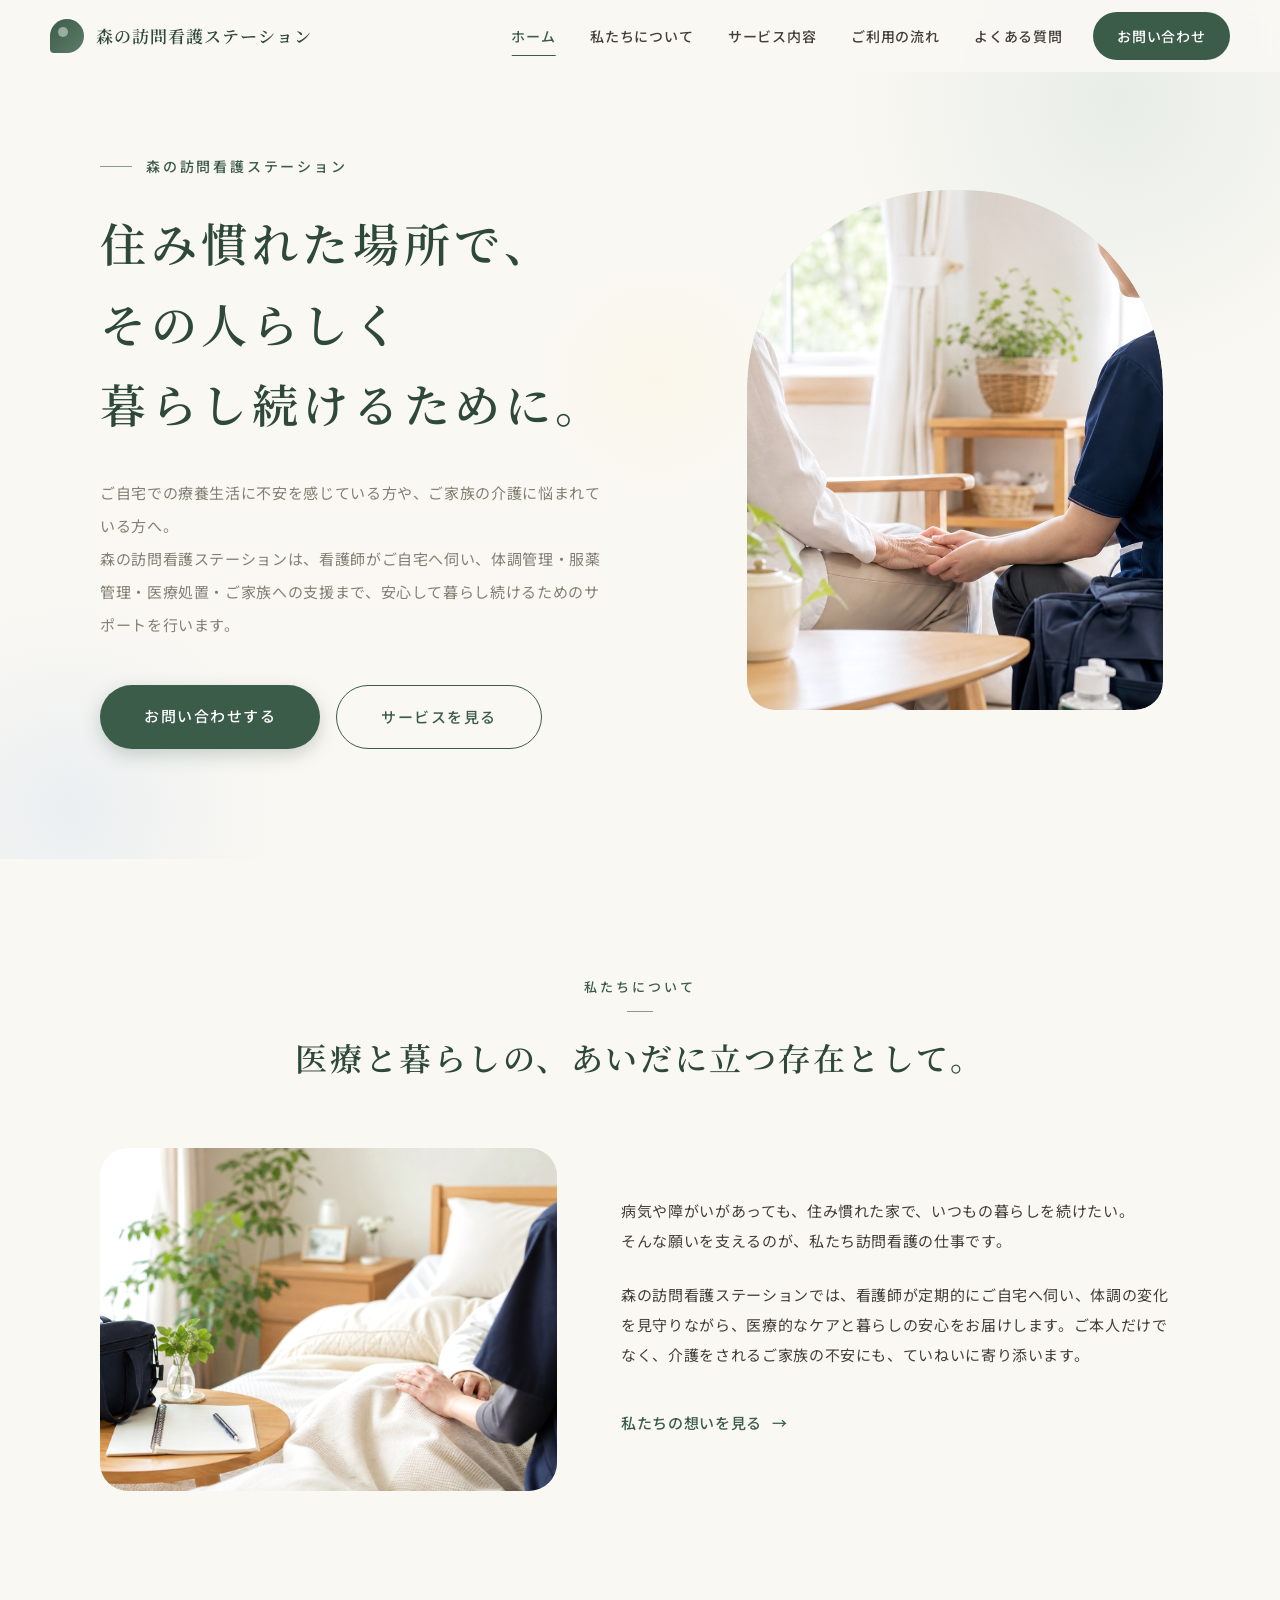
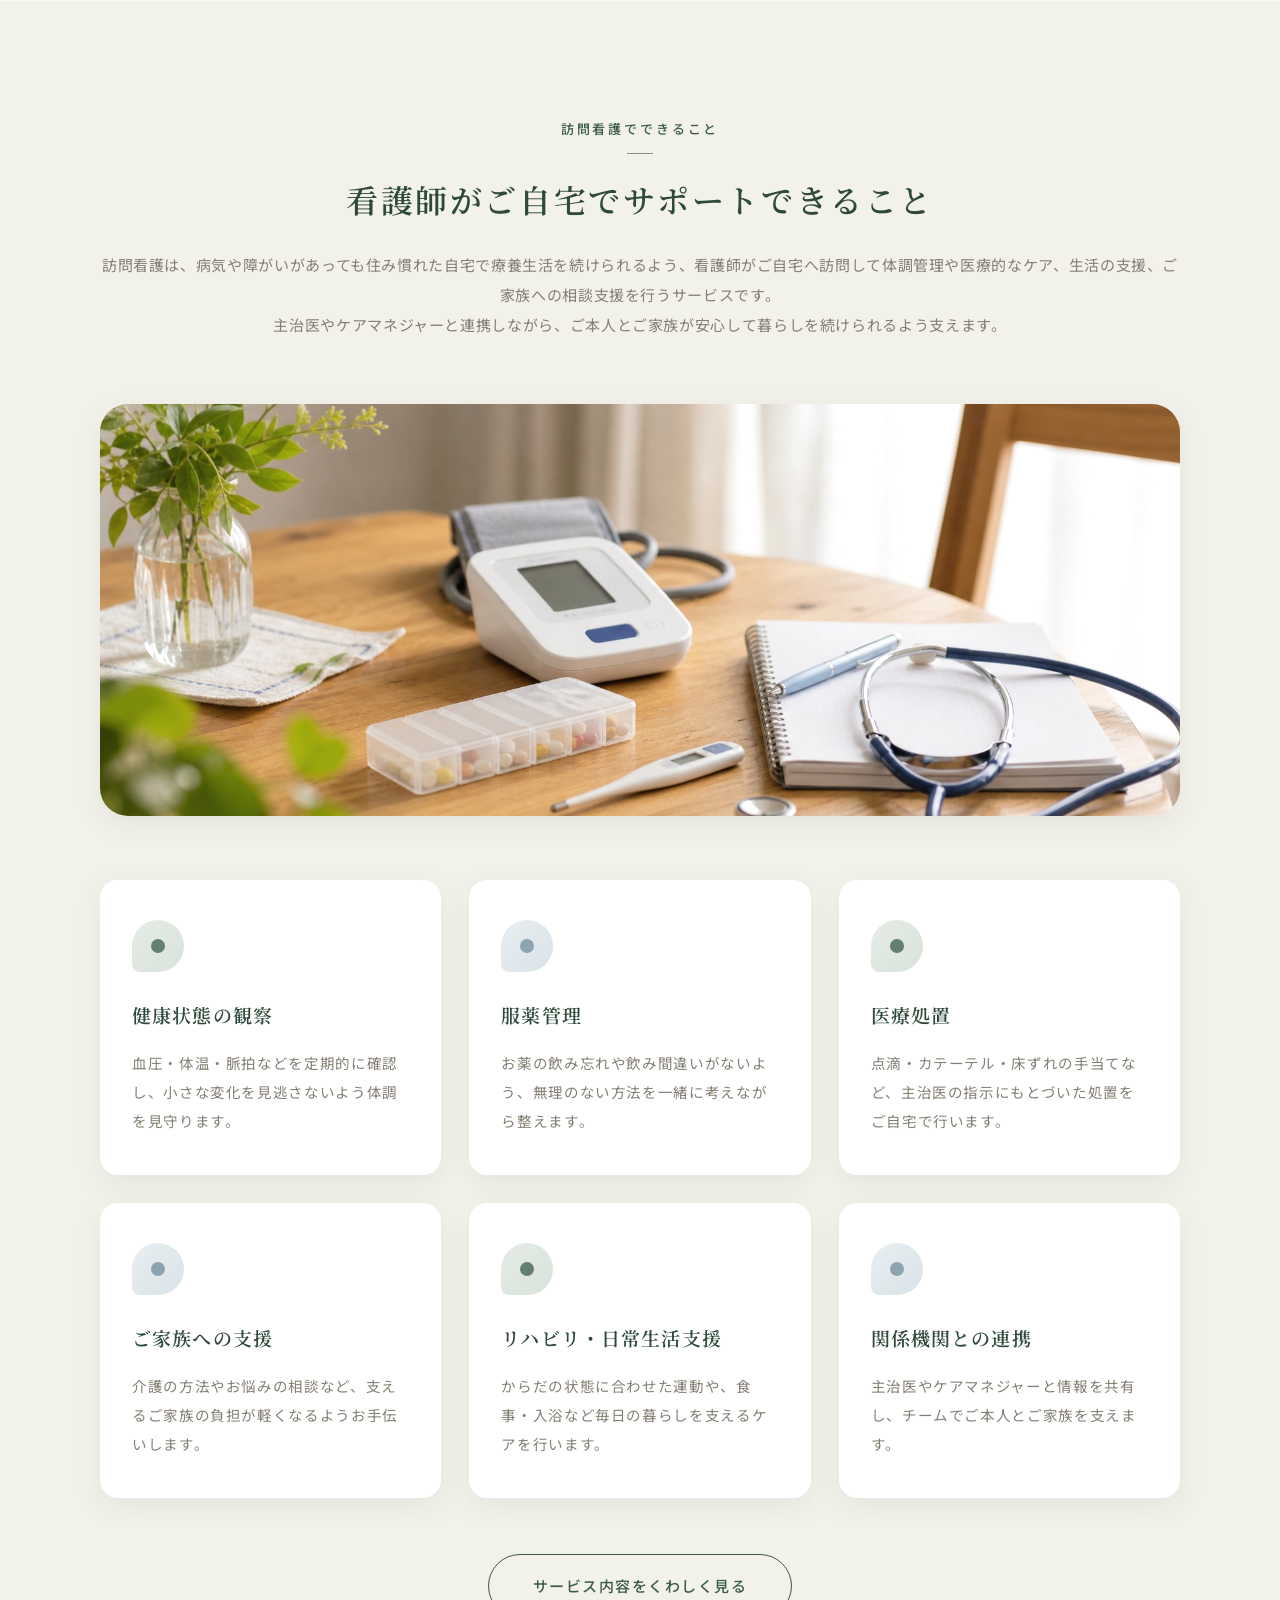
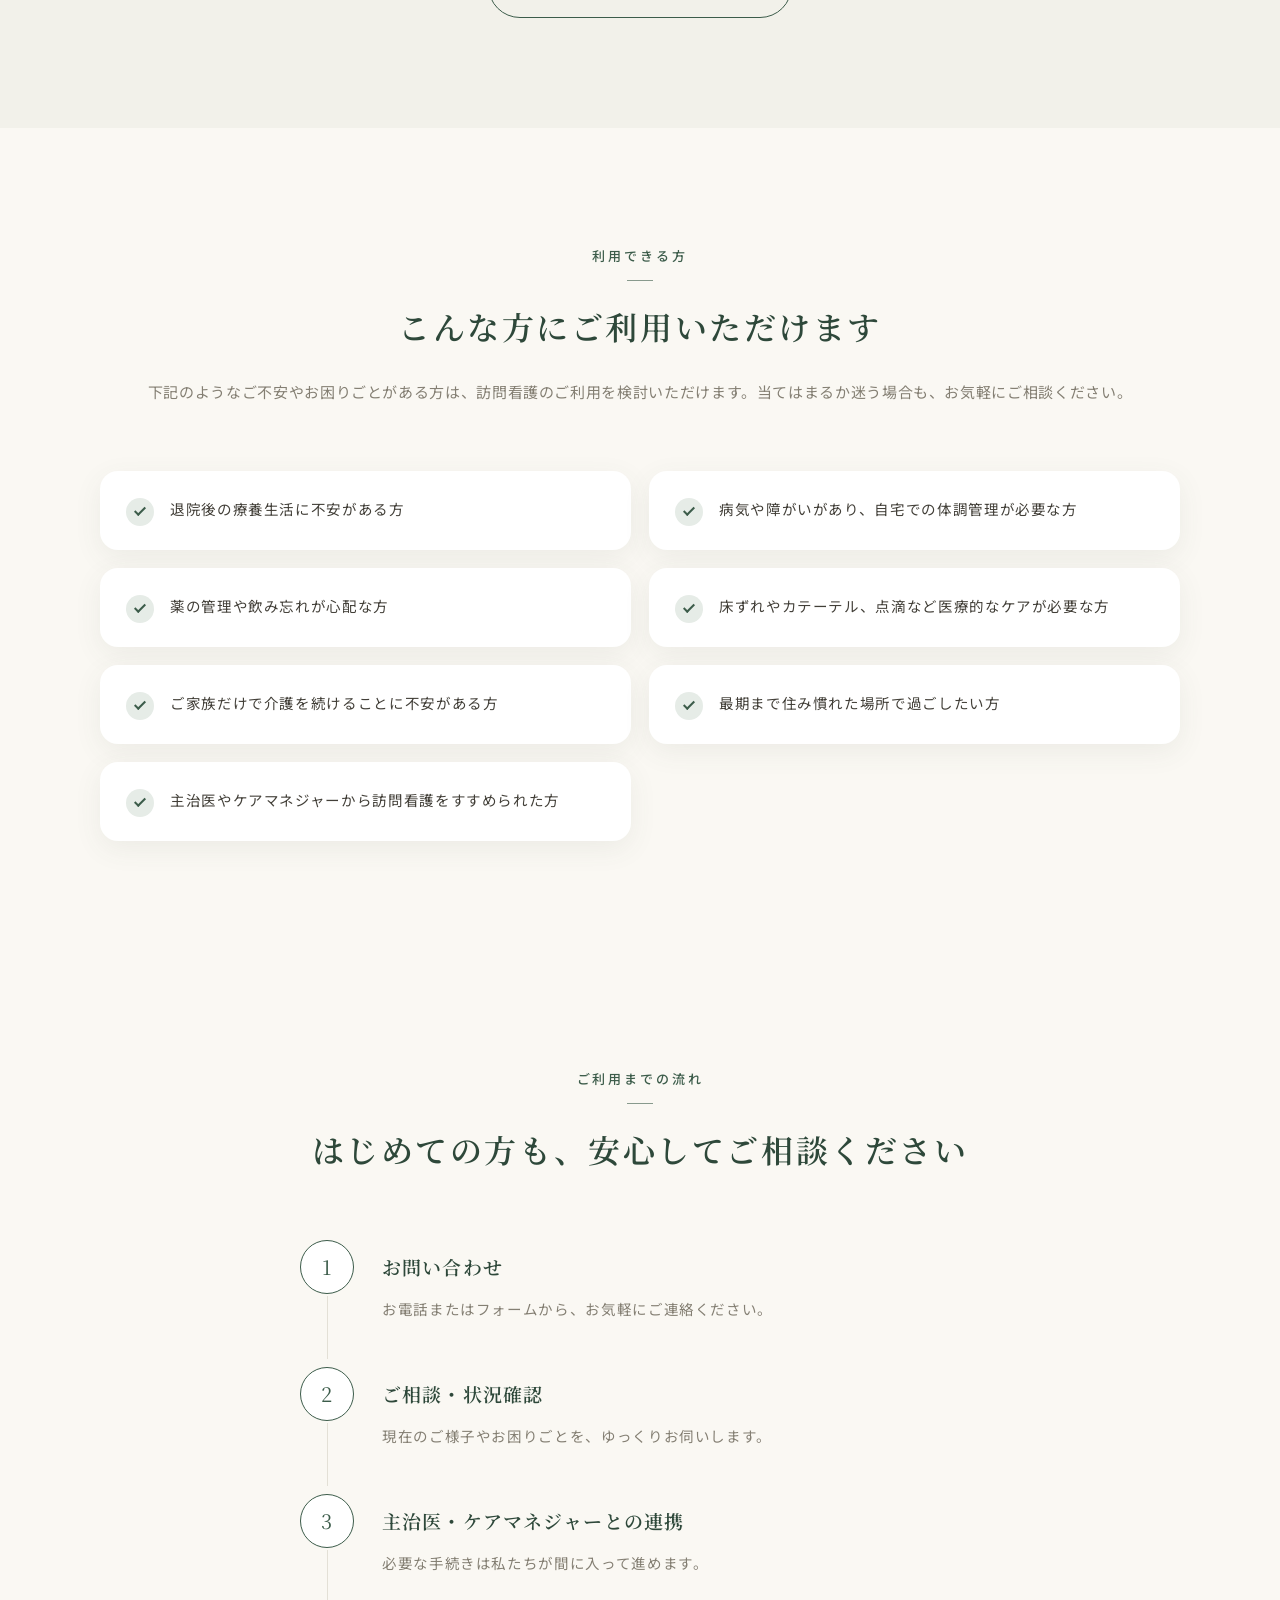
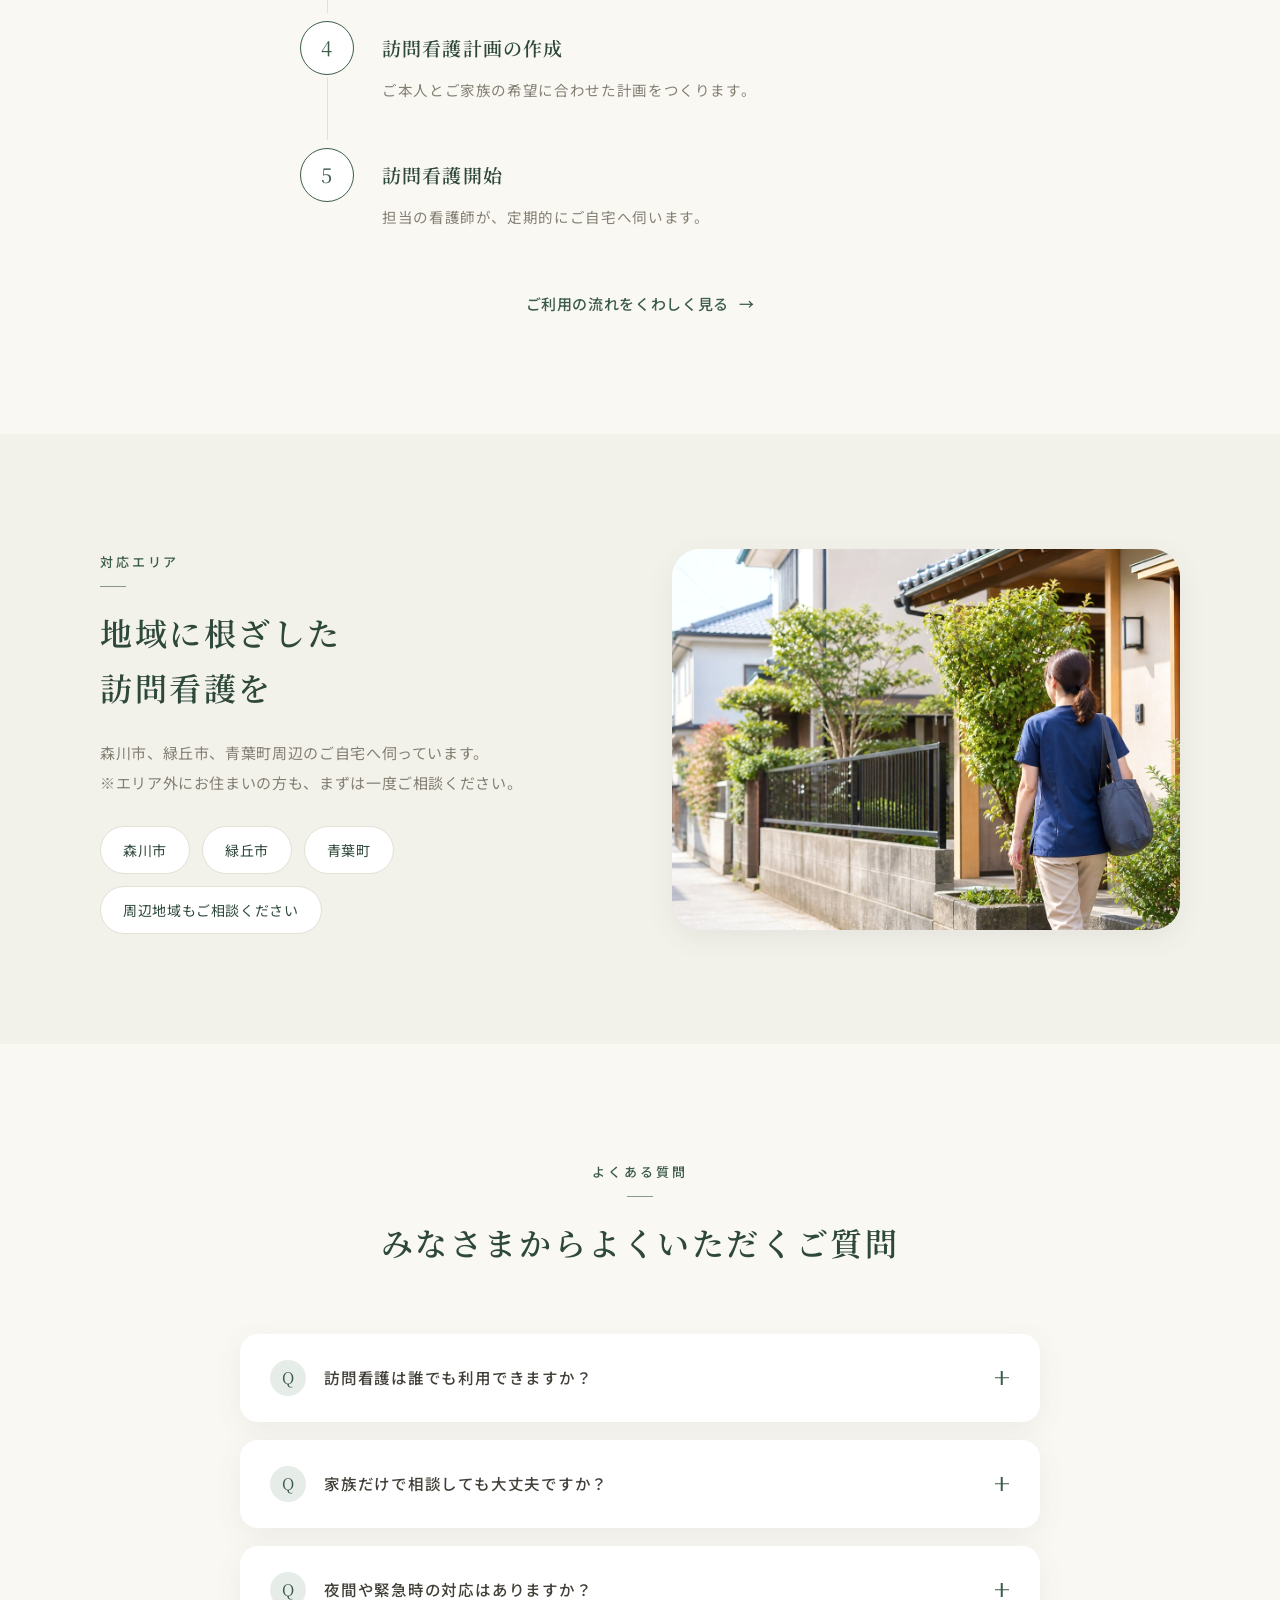
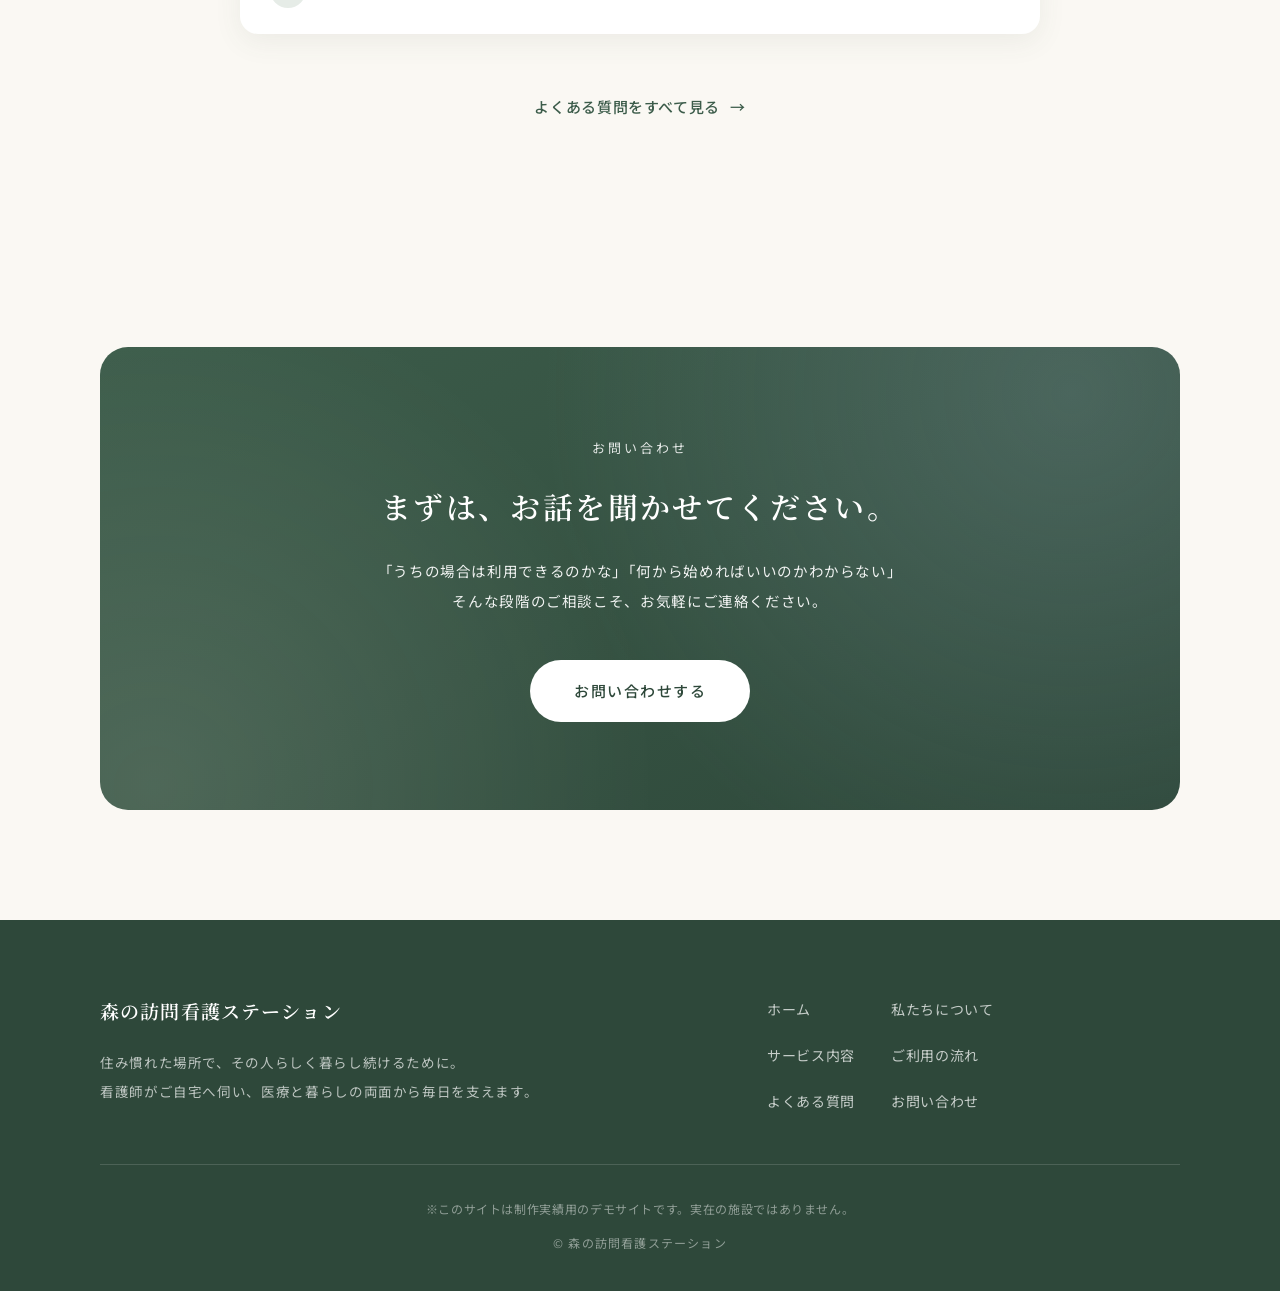
<file: index.html>
<!DOCTYPE html>
<html lang="ja">
<head>
  <meta charset="UTF-8">
  <meta name="viewport" content="width=device-width, initial-scale=1.0">
  <title>森の訪問看護ステーション｜住み慣れた場所で、その人らしく</title>
  <meta name="description" content="森の訪問看護ステーションは、看護師がご自宅へ伺い、体調管理・服薬管理・医療処置・ご家族への支援まで、安心して暮らし続けるためのサポートを行います。">
  <link rel="preconnect" href="https://fonts.googleapis.com">
  <link rel="preconnect" href="https://fonts.gstatic.com" crossorigin>
  <link href="https://fonts.googleapis.com/css2?family=Noto+Sans+JP:wght@400;500;700&family=Noto+Serif+JP:wght@500;600&display=swap" rel="stylesheet">
  <link rel="stylesheet" href="style.css">
</head>
<body>

  <header class="header" id="header">
    <div class="header-inner">
      <a href="index.html" class="logo">
        <span class="logo-mark" aria-hidden="true"></span>
        <span class="logo-text">森の訪問看護ステーション</span>
      </a>
      <nav class="nav" id="nav" aria-label="メインナビゲーション">
        <ul class="nav-list">
          <li><a href="index.html" class="nav-link is-active">ホーム</a></li>
          <li><a href="about.html" class="nav-link">私たちについて</a></li>
          <li><a href="service.html" class="nav-link">サービス内容</a></li>
          <li><a href="guide.html" class="nav-link">ご利用の流れ</a></li>
          <li><a href="faq.html" class="nav-link">よくある質問</a></li>
          <li><a href="contact.html" class="nav-link nav-link-cta">お問い合わせ</a></li>
        </ul>
      </nav>
      <button class="menu-button" id="menuButton" aria-label="メニューを開く" aria-expanded="false" aria-controls="nav">
        <span class="menu-bar"></span>
        <span class="menu-bar"></span>
        <span class="menu-bar"></span>
      </button>
    </div>
  </header>

  <main>

    <!-- ファーストビュー -->
    <section class="hero">
      <div class="hero-bg" aria-hidden="true">
        <span class="hero-circle hero-circle-1"></span>
        <span class="hero-circle hero-circle-2"></span>
        <span class="hero-circle hero-circle-3"></span>
      </div>
      <div class="hero-inner">
        <div class="hero-content">
          <p class="hero-station">森の訪問看護ステーション</p>
          <h1 class="hero-title">住み慣れた場所で、<br>その人らしく<br>暮らし続けるために。</h1>
          <p class="hero-lead">
            ご自宅での療養生活に不安を感じている方や、ご家族の介護に悩まれている方へ。<br>
            森の訪問看護ステーションは、看護師がご自宅へ伺い、体調管理・服薬管理・医療処置・ご家族への支援まで、安心して暮らし続けるためのサポートを行います。
          </p>
          <div class="hero-buttons">
            <a href="contact.html" class="button button-primary">お問い合わせする</a>
            <a href="service.html" class="button button-outline">サービスを見る</a>
          </div>
        </div>
        <div class="hero-visual">
          <div class="hero-visual-inner" aria-hidden="true">
            <span class="leaf leaf-1"></span>
            <span class="leaf leaf-2"></span>
            <span class="leaf leaf-3"></span>
            <span class="light-spot light-spot-1"></span>
            <span class="light-spot light-spot-2"></span>
          </div>
          <img src="assets/images/hero-home.jpg" alt="訪問看護師が利用者の暮らしに寄り添う様子" class="image-soft hero-photo">
        </div>
      </div>
    </section>

    <!-- 私たちについて -->
    <section class="section">
      <div class="container">
        <div class="section-heading fade-in">
          <p class="section-label">私たちについて</p>
          <h2 class="section-title">医療と暮らしの、<br class="sp-only">あいだに立つ存在として。</h2>
        </div>
        <div class="about-grid">
          <div class="about-visual image-placeholder fade-in">
            <span class="placeholder-shape placeholder-shape-circle" aria-hidden="true"></span>
            <span class="placeholder-shape placeholder-shape-arc" aria-hidden="true"></span>
            <img src="assets/images/home-about.jpg" alt="自宅で安心して療養するためのサポート" class="image-soft" loading="lazy">
          </div>
          <div class="about-text fade-in">
            <p>
              病気や障がいがあっても、住み慣れた家で、いつもの暮らしを続けたい。<br>
              そんな願いを支えるのが、私たち訪問看護の仕事です。
            </p>
            <p>
              森の訪問看護ステーションでは、看護師が定期的にご自宅へ伺い、体調の変化を見守りながら、医療的なケアと暮らしの安心をお届けします。ご本人だけでなく、介護をされるご家族の不安にも、ていねいに寄り添います。
            </p>
            <a href="about.html" class="text-link">私たちの想いを見る<span class="text-link-arrow" aria-hidden="true">→</span></a>
          </div>
        </div>
      </div>
    </section>

    <!-- できること -->
    <section class="section section-tinted">
      <div class="container">
        <div class="section-heading fade-in">
          <p class="section-label">訪問看護でできること</p>
          <h2 class="section-title">看護師がご自宅で<br class="sp-only">サポートできること</h2>
          <p class="section-lead">
            訪問看護は、病気や障がいがあっても住み慣れた自宅で療養生活を続けられるよう、看護師がご自宅へ訪問して体調管理や医療的なケア、生活の支援、ご家族への相談支援を行うサービスです。<br class="pc-only">
            主治医やケアマネジャーと連携しながら、ご本人とご家族が安心して暮らしを続けられるよう支えます。
          </p>
        </div>
        <div class="photo-frame section-photo fade-in">
          <img src="assets/images/home-service.jpg" alt="在宅ケアで使う血圧計や薬ケースのやさしい配置" class="image-soft" loading="lazy">
        </div>
        <div class="card-grid card-grid-3">
          <article class="card fade-in">
            <div class="card-icon" aria-hidden="true"><span class="icon-dot"></span></div>
            <h3 class="card-title">健康状態の観察</h3>
            <p class="card-text">血圧・体温・脈拍などを定期的に確認し、小さな変化を見逃さないよう体調を見守ります。</p>
          </article>
          <article class="card fade-in">
            <div class="card-icon card-icon-blue" aria-hidden="true"><span class="icon-dot"></span></div>
            <h3 class="card-title">服薬管理</h3>
            <p class="card-text">お薬の飲み忘れや飲み間違いがないよう、無理のない方法を一緒に考えながら整えます。</p>
          </article>
          <article class="card fade-in">
            <div class="card-icon" aria-hidden="true"><span class="icon-dot"></span></div>
            <h3 class="card-title">医療処置</h3>
            <p class="card-text">点滴・カテーテル・床ずれの手当てなど、主治医の指示にもとづいた処置をご自宅で行います。</p>
          </article>
          <article class="card fade-in">
            <div class="card-icon card-icon-blue" aria-hidden="true"><span class="icon-dot"></span></div>
            <h3 class="card-title">ご家族への支援</h3>
            <p class="card-text">介護の方法やお悩みの相談など、支えるご家族の負担が軽くなるようお手伝いします。</p>
          </article>
          <article class="card fade-in">
            <div class="card-icon" aria-hidden="true"><span class="icon-dot"></span></div>
            <h3 class="card-title">リハビリ・日常生活支援</h3>
            <p class="card-text">からだの状態に合わせた運動や、食事・入浴など毎日の暮らしを支えるケアを行います。</p>
          </article>
          <article class="card fade-in">
            <div class="card-icon card-icon-blue" aria-hidden="true"><span class="icon-dot"></span></div>
            <h3 class="card-title">関係機関との連携</h3>
            <p class="card-text">主治医やケアマネジャーと情報を共有し、チームでご本人とご家族を支えます。</p>
          </article>
        </div>
        <div class="section-more fade-in">
          <a href="service.html" class="button button-outline">サービス内容をくわしく見る</a>
        </div>
      </div>
    </section>

    <!-- こんな方にご利用いただけます -->
    <section class="section">
      <div class="container">
        <div class="section-heading fade-in">
          <p class="section-label">利用できる方</p>
          <h2 class="section-title">こんな方に<br class="sp-only">ご利用いただけます</h2>
          <p class="section-lead">下記のようなご不安やお困りごとがある方は、訪問看護のご利用を検討いただけます。当てはまるか迷う場合も、お気軽にご相談ください。</p>
        </div>
        <ul class="usecase-list">
          <li class="usecase-item fade-in">
            <span class="usecase-check" aria-hidden="true"></span>
            <p class="usecase-text">退院後の療養生活に不安がある方</p>
          </li>
          <li class="usecase-item fade-in">
            <span class="usecase-check" aria-hidden="true"></span>
            <p class="usecase-text">病気や障がいがあり、自宅での体調管理が必要な方</p>
          </li>
          <li class="usecase-item fade-in">
            <span class="usecase-check" aria-hidden="true"></span>
            <p class="usecase-text">薬の管理や飲み忘れが心配な方</p>
          </li>
          <li class="usecase-item fade-in">
            <span class="usecase-check" aria-hidden="true"></span>
            <p class="usecase-text">床ずれやカテーテル、点滴など医療的なケアが必要な方</p>
          </li>
          <li class="usecase-item fade-in">
            <span class="usecase-check" aria-hidden="true"></span>
            <p class="usecase-text">ご家族だけで介護を続けることに不安がある方</p>
          </li>
          <li class="usecase-item fade-in">
            <span class="usecase-check" aria-hidden="true"></span>
            <p class="usecase-text">最期まで住み慣れた場所で過ごしたい方</p>
          </li>
          <li class="usecase-item fade-in">
            <span class="usecase-check" aria-hidden="true"></span>
            <p class="usecase-text">主治医やケアマネジャーから訪問看護をすすめられた方</p>
          </li>
        </ul>
      </div>
    </section>

    <!-- ご利用までの流れ -->
    <section class="section">
      <div class="container">
        <div class="section-heading fade-in">
          <p class="section-label">ご利用までの流れ</p>
          <h2 class="section-title">はじめての方も、<br class="sp-only">安心してご相談ください</h2>
        </div>
        <ol class="flow-list flow-list-compact">
          <li class="flow-item fade-in">
            <span class="flow-number">1</span>
            <div class="flow-body">
              <h3 class="flow-title">お問い合わせ</h3>
              <p class="flow-text">お電話またはフォームから、お気軽にご連絡ください。</p>
            </div>
          </li>
          <li class="flow-item fade-in">
            <span class="flow-number">2</span>
            <div class="flow-body">
              <h3 class="flow-title">ご相談・状況確認</h3>
              <p class="flow-text">現在のご様子やお困りごとを、ゆっくりお伺いします。</p>
            </div>
          </li>
          <li class="flow-item fade-in">
            <span class="flow-number">3</span>
            <div class="flow-body">
              <h3 class="flow-title">主治医・ケアマネジャーとの連携</h3>
              <p class="flow-text">必要な手続きは私たちが間に入って進めます。</p>
            </div>
          </li>
          <li class="flow-item fade-in">
            <span class="flow-number">4</span>
            <div class="flow-body">
              <h3 class="flow-title">訪問看護計画の作成</h3>
              <p class="flow-text">ご本人とご家族の希望に合わせた計画をつくります。</p>
            </div>
          </li>
          <li class="flow-item fade-in">
            <span class="flow-number">5</span>
            <div class="flow-body">
              <h3 class="flow-title">訪問看護開始</h3>
              <p class="flow-text">担当の看護師が、定期的にご自宅へ伺います。</p>
            </div>
          </li>
        </ol>
        <div class="section-more fade-in">
          <a href="guide.html" class="text-link">ご利用の流れをくわしく見る<span class="text-link-arrow" aria-hidden="true">→</span></a>
        </div>
      </div>
    </section>

    <!-- 対応エリア -->
    <section class="section section-tinted">
      <div class="container">
        <div class="area-grid">
          <div class="area-text fade-in">
            <p class="section-label">対応エリア</p>
            <h2 class="section-title">地域に根ざした<br>訪問看護を</h2>
            <p class="area-lead">
              森川市、緑丘市、青葉町周辺のご自宅へ伺っています。<br>
              ※エリア外にお住まいの方も、まずは一度ご相談ください。
            </p>
            <ul class="area-tags">
              <li>森川市</li>
              <li>緑丘市</li>
              <li>青葉町</li>
              <li>周辺地域もご相談ください</li>
            </ul>
          </div>
          <div class="photo-frame area-visual fade-in">
            <img src="assets/images/index-area.jpg" alt="住宅街のご自宅へ向かう訪問看護師の後ろ姿" class="image-soft" loading="lazy">
          </div>
        </div>
      </div>
    </section>

    <!-- よくある質問 -->
    <section class="section">
      <div class="container container-narrow">
        <div class="section-heading fade-in">
          <p class="section-label">よくある質問</p>
          <h2 class="section-title">みなさまから<br class="sp-only">よくいただくご質問</h2>
        </div>
        <div class="faq-list">
          <div class="faq-item fade-in">
            <button class="faq-question" type="button" aria-expanded="false">
              <span class="faq-q-mark" aria-hidden="true">Q</span>
              <span class="faq-q-text">訪問看護は誰でも利用できますか？</span>
              <span class="faq-toggle" aria-hidden="true"></span>
            </button>
            <div class="faq-answer">
              <div class="faq-answer-inner">
                <p>赤ちゃんからご高齢の方まで、主治医が「訪問看護が必要」と判断された方であれば、どなたでもご利用いただけます。年齢や病気の種類で利用できないということはほとんどありません。</p>
              </div>
            </div>
          </div>
          <div class="faq-item fade-in">
            <button class="faq-question" type="button" aria-expanded="false">
              <span class="faq-q-mark" aria-hidden="true">Q</span>
              <span class="faq-q-text">家族だけで相談しても大丈夫ですか？</span>
              <span class="faq-toggle" aria-hidden="true"></span>
            </button>
            <div class="faq-answer">
              <div class="faq-answer-inner">
                <p>もちろん大丈夫です。「本人にはまだ話していないけれど…」という段階のご相談も多くいただいています。ご家族のお気持ちを伺いながら、一緒に進め方を考えます。</p>
              </div>
            </div>
          </div>
          <div class="faq-item fade-in">
            <button class="faq-question" type="button" aria-expanded="false">
              <span class="faq-q-mark" aria-hidden="true">Q</span>
              <span class="faq-q-text">夜間や緊急時の対応はありますか？</span>
              <span class="faq-toggle" aria-hidden="true"></span>
            </button>
            <div class="faq-answer">
              <div class="faq-answer-inner">
                <p>状態の変化や急なご不安に備え、夜間・休日のご連絡方法を整えています。対応の内容は、ご契約内容やご本人の状態によって異なります。急な症状や命に関わる状態が疑われる場合は、救急要請や主治医への連絡が必要となることもあります。緊急時の連絡方法は、利用開始時にくわしくご説明します。</p>
              </div>
            </div>
          </div>
        </div>
        <div class="section-more fade-in">
          <a href="faq.html" class="text-link">よくある質問をすべて見る<span class="text-link-arrow" aria-hidden="true">→</span></a>
        </div>
      </div>
    </section>

    <!-- お問い合わせCTA -->
    <section class="cta-section">
      <div class="container">
        <div class="cta-box fade-in">
          <p class="cta-label">お問い合わせ</p>
          <h2 class="cta-title">まずは、お話を<br class="sp-only">聞かせてください。</h2>
          <p class="cta-text">
            「うちの場合は利用できるのかな」「何から始めればいいのかわからない」<br>
            そんな段階のご相談こそ、お気軽にご連絡ください。
          </p>
          <a href="contact.html" class="button button-light">お問い合わせする</a>
        </div>
      </div>
    </section>

  </main>

  <footer class="footer">
    <div class="container">
      <div class="footer-grid">
        <div class="footer-about">
          <p class="footer-logo">森の訪問看護ステーション</p>
          <p class="footer-description">
            住み慣れた場所で、その人らしく暮らし続けるために。<br>
            看護師がご自宅へ伺い、医療と暮らしの両面から毎日を支えます。
          </p>
        </div>
        <nav class="footer-nav" aria-label="フッターナビゲーション">
          <ul class="footer-nav-list">
            <li><a href="index.html">ホーム</a></li>
            <li><a href="about.html">私たちについて</a></li>
            <li><a href="service.html">サービス内容</a></li>
            <li><a href="guide.html">ご利用の流れ</a></li>
            <li><a href="faq.html">よくある質問</a></li>
            <li><a href="contact.html">お問い合わせ</a></li>
          </ul>
        </nav>
      </div>
      <p class="footer-note">※このサイトは制作実績用のデモサイトです。実在の施設ではありません。</p>
      <p class="footer-copyright">&copy; 森の訪問看護ステーション</p>
    </div>
  </footer>

  <script src="script.js"></script>
</body>
</html>
</file>
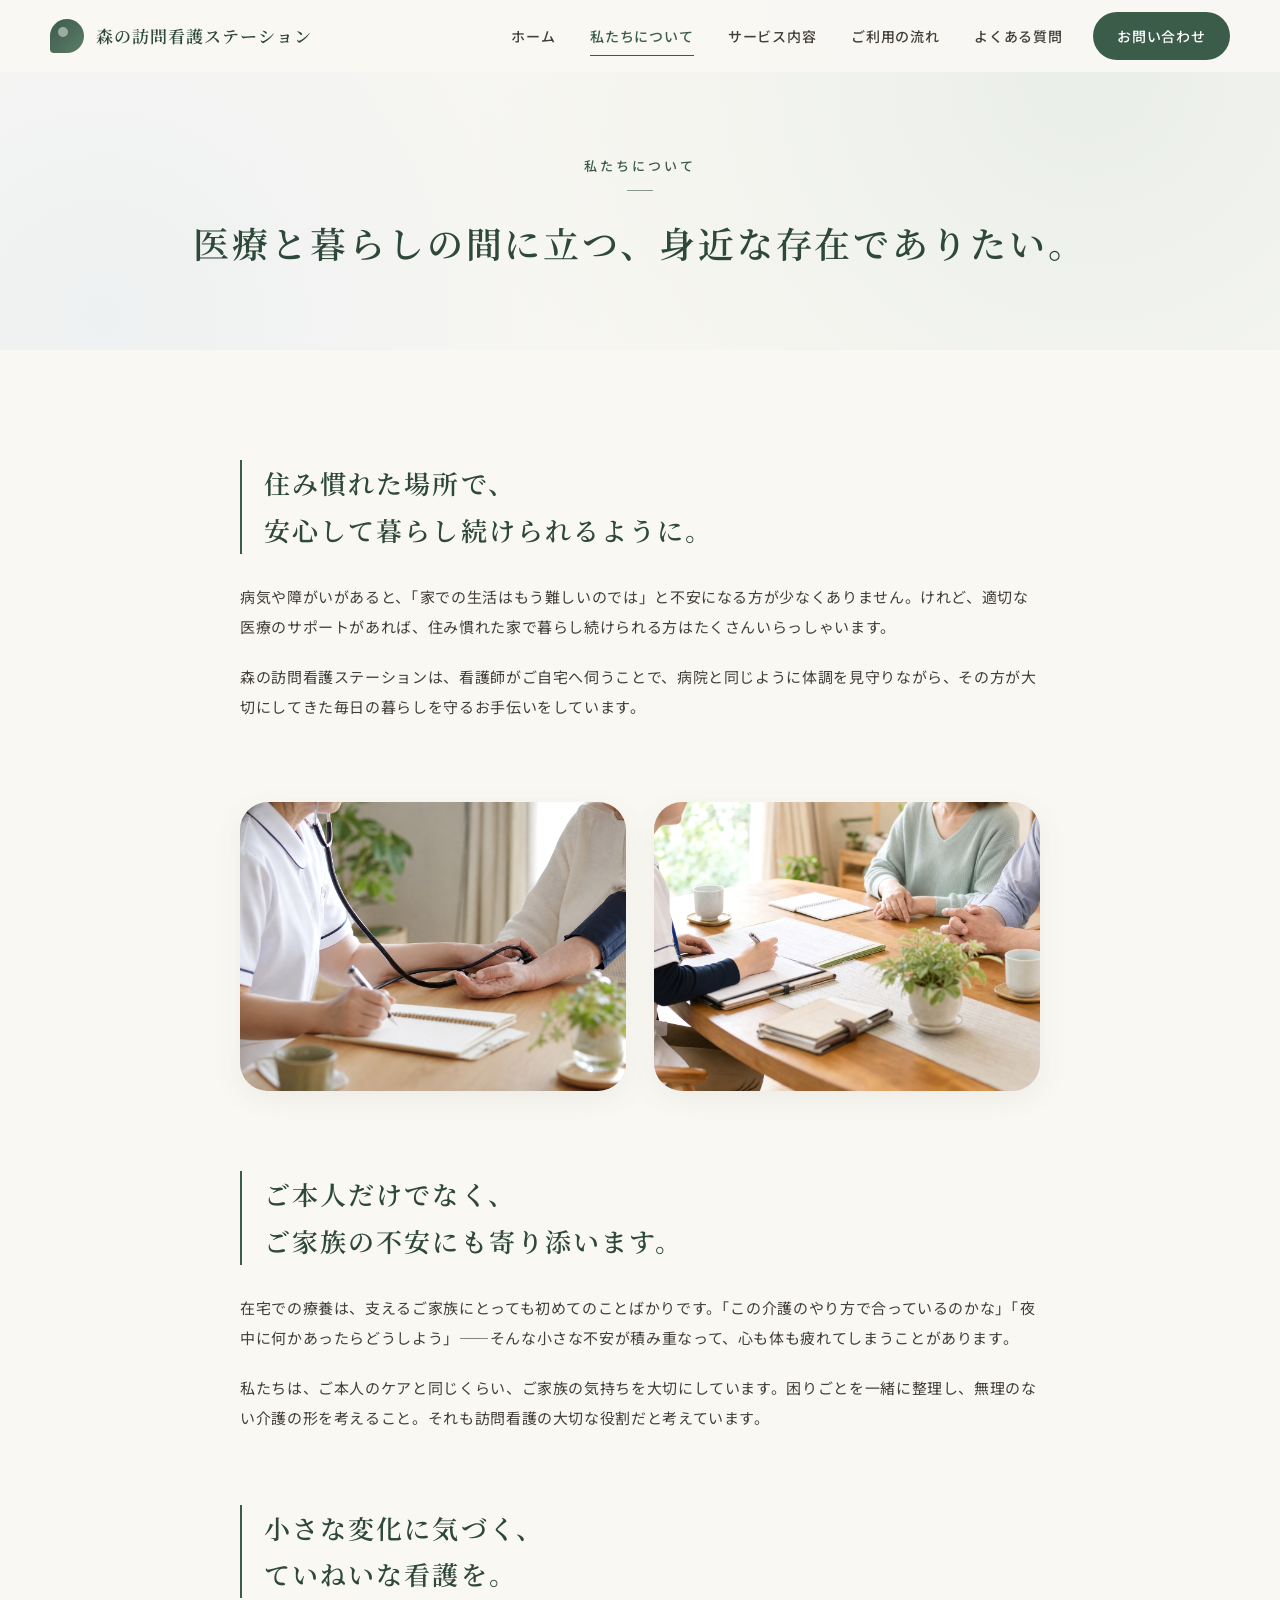
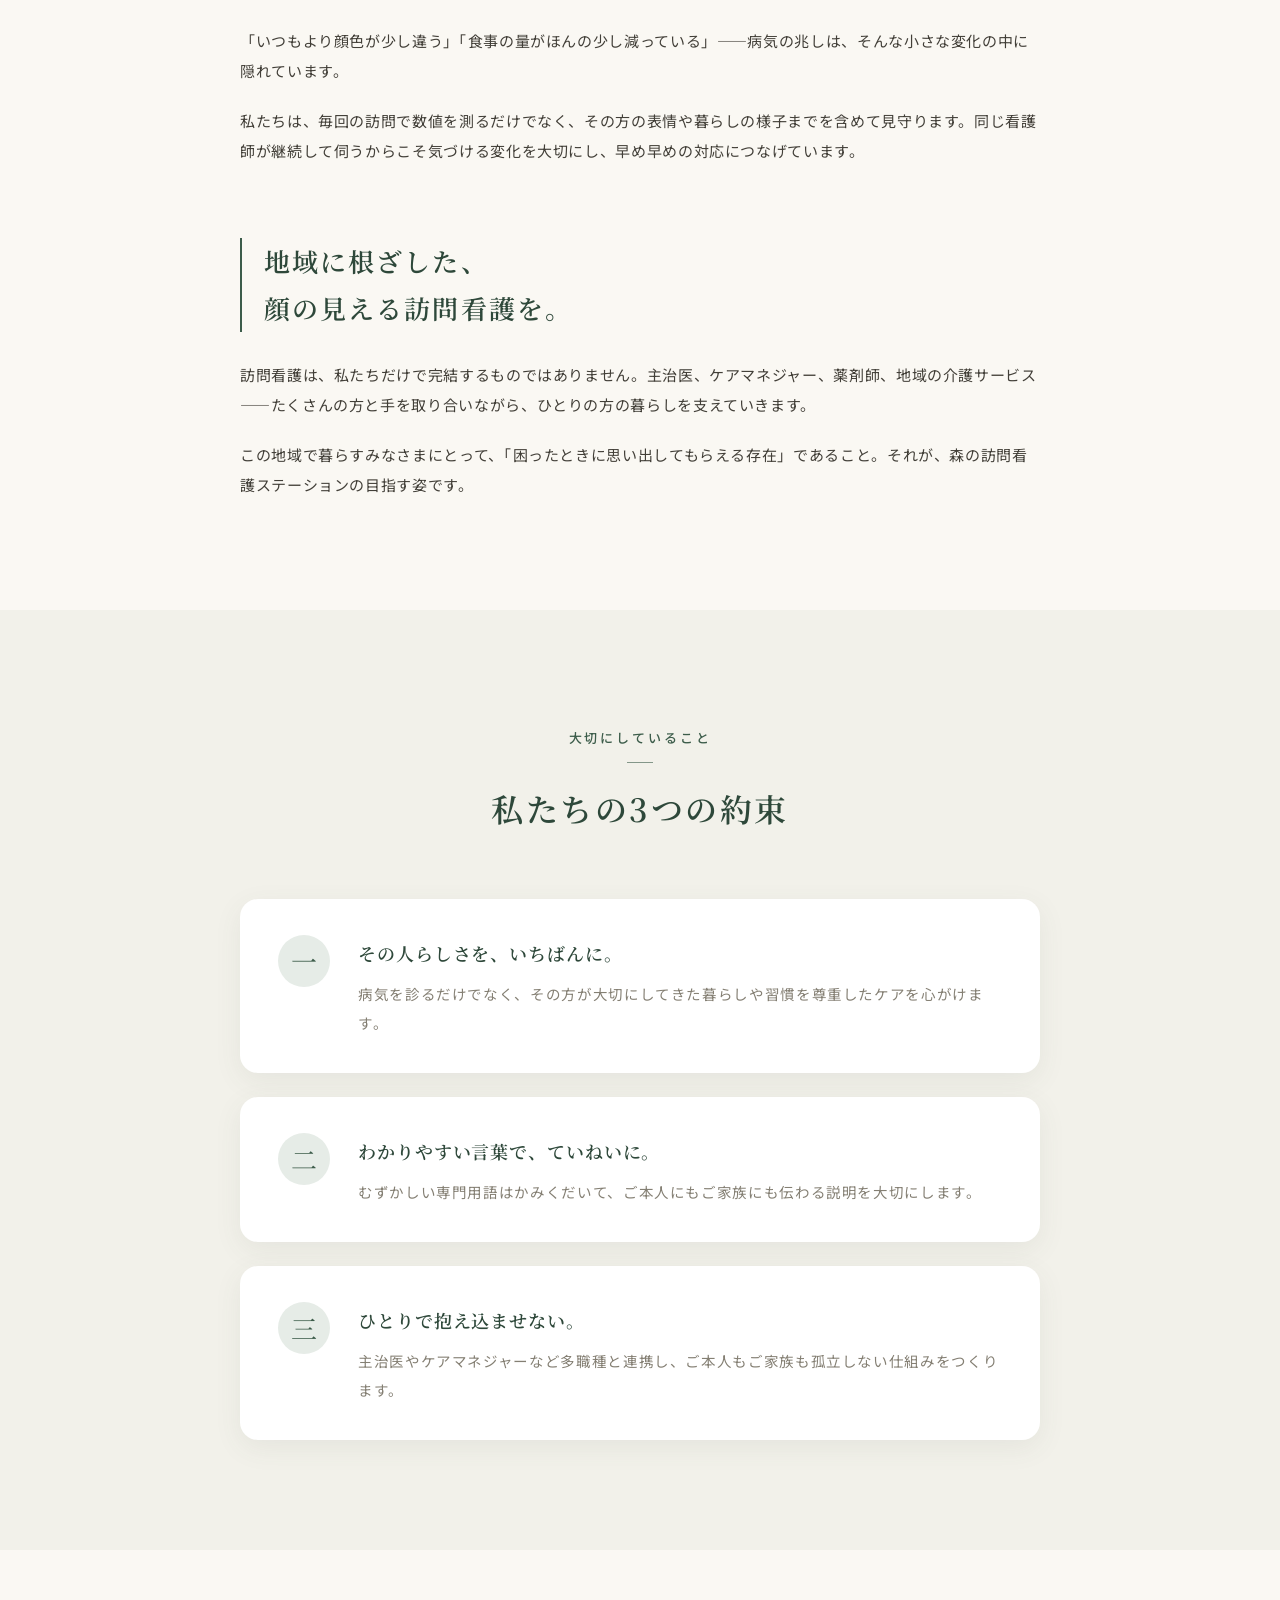
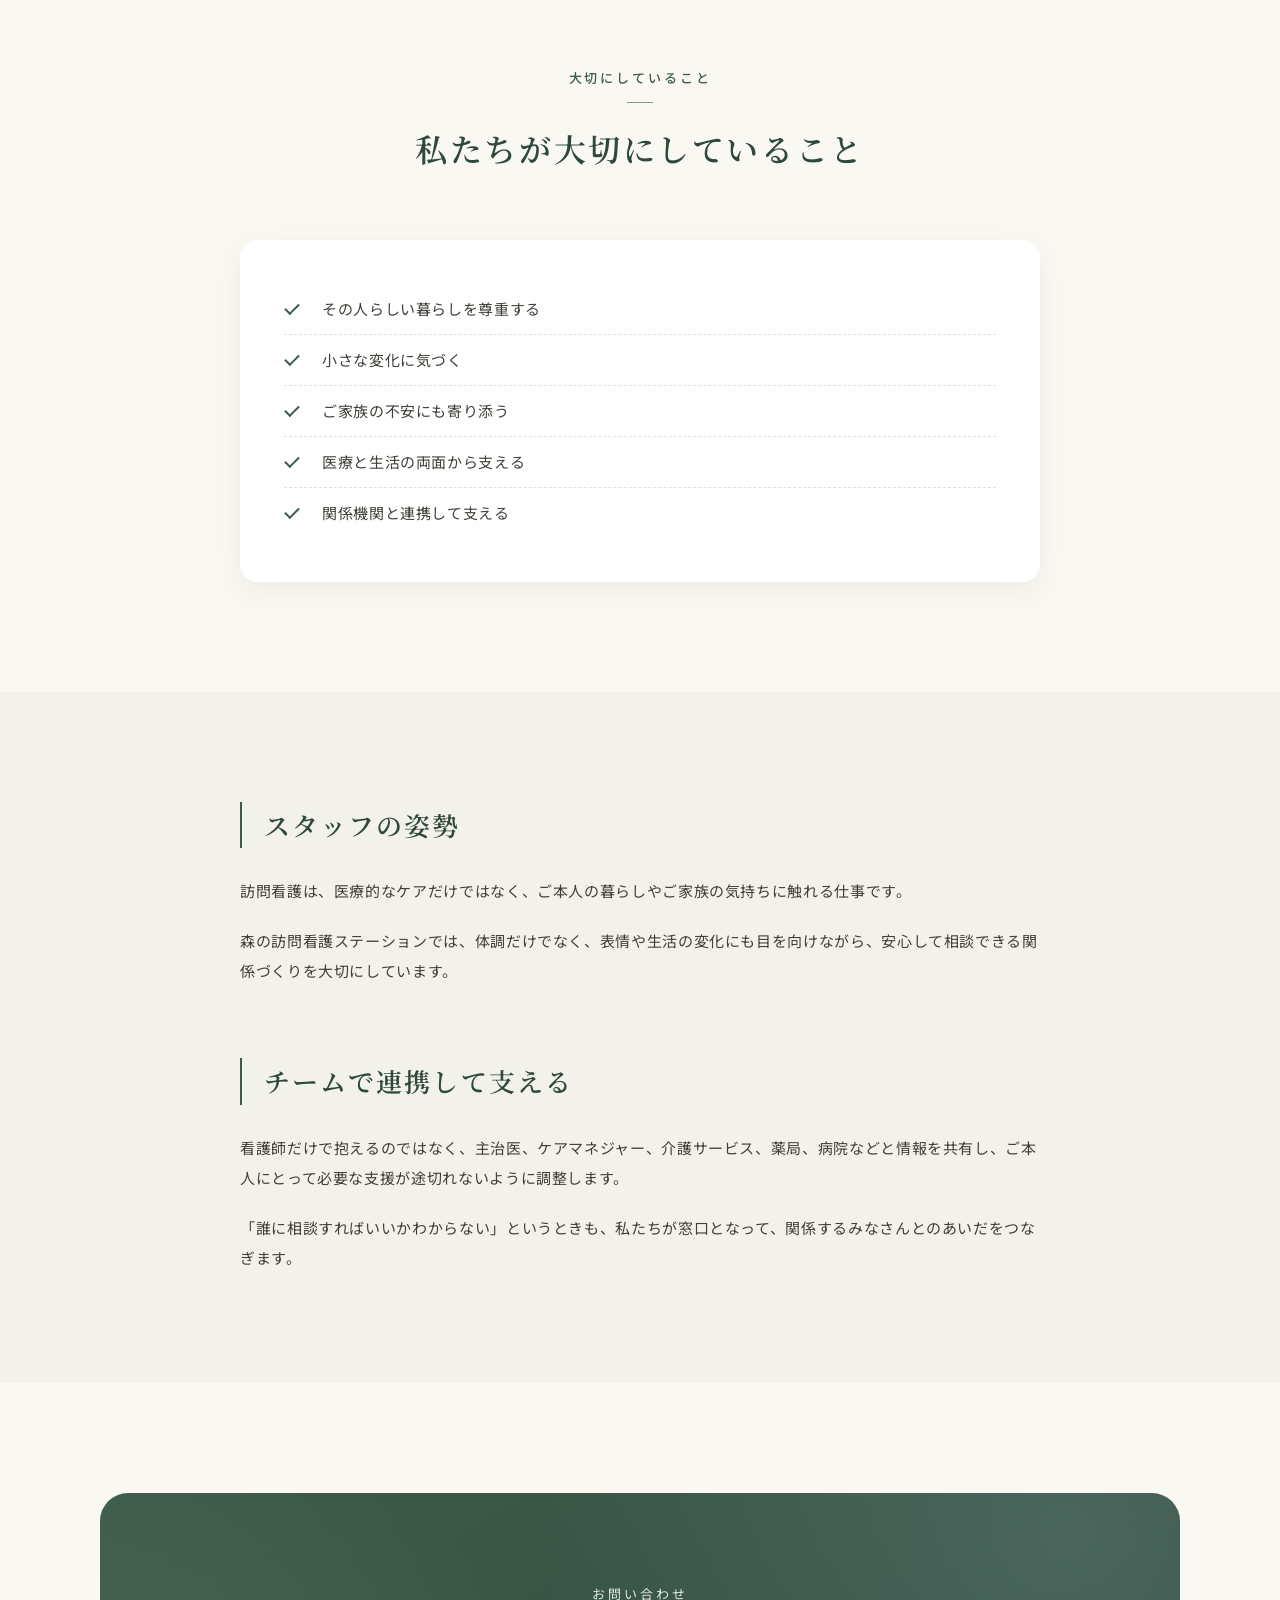
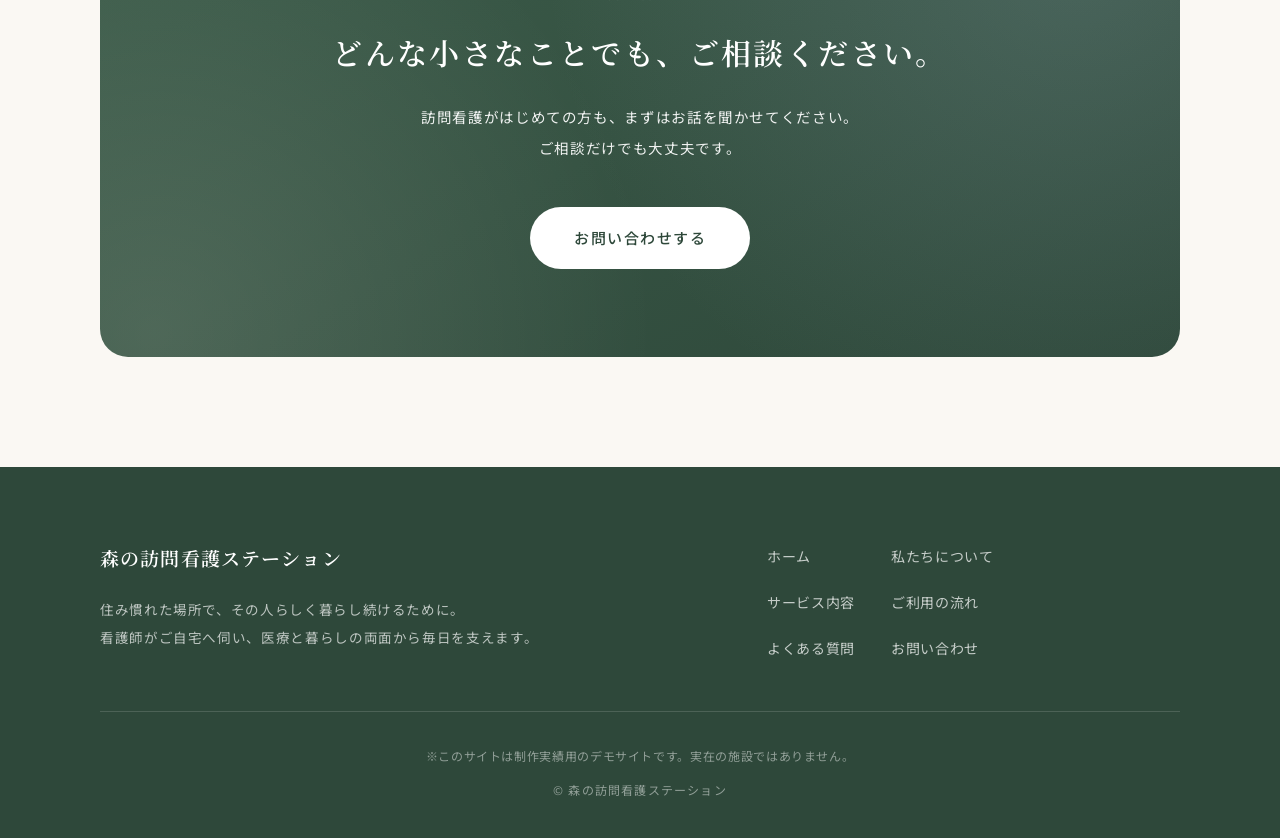
<file: about.html>
<!DOCTYPE html>
<html lang="ja">
<head>
  <meta charset="UTF-8">
  <meta name="viewport" content="width=device-width, initial-scale=1.0">
  <title>私たちについて｜森の訪問看護ステーション</title>
  <meta name="description" content="病気や障がいがあっても、住み慣れた場所で安心して暮らせるように。森の訪問看護ステーションの想いをご紹介します。">
  <link rel="preconnect" href="https://fonts.googleapis.com">
  <link rel="preconnect" href="https://fonts.gstatic.com" crossorigin>
  <link href="https://fonts.googleapis.com/css2?family=Noto+Sans+JP:wght@400;500;700&family=Noto+Serif+JP:wght@500;600&display=swap" rel="stylesheet">
  <link rel="stylesheet" href="style.css">
</head>
<body>

  <header class="header" id="header">
    <div class="header-inner">
      <a href="index.html" class="logo">
        <span class="logo-mark" aria-hidden="true"></span>
        <span class="logo-text">森の訪問看護ステーション</span>
      </a>
      <nav class="nav" id="nav" aria-label="メインナビゲーション">
        <ul class="nav-list">
          <li><a href="index.html" class="nav-link">ホーム</a></li>
          <li><a href="about.html" class="nav-link is-active">私たちについて</a></li>
          <li><a href="service.html" class="nav-link">サービス内容</a></li>
          <li><a href="guide.html" class="nav-link">ご利用の流れ</a></li>
          <li><a href="faq.html" class="nav-link">よくある質問</a></li>
          <li><a href="contact.html" class="nav-link nav-link-cta">お問い合わせ</a></li>
        </ul>
      </nav>
      <button class="menu-button" id="menuButton" aria-label="メニューを開く" aria-expanded="false" aria-controls="nav">
        <span class="menu-bar"></span>
        <span class="menu-bar"></span>
        <span class="menu-bar"></span>
      </button>
    </div>
  </header>

  <main>

    <section class="page-hero">
      <div class="container">
        <p class="page-hero-label">私たちについて</p>
        <h1 class="page-hero-title">医療と暮らしの間に立つ、<br class="sp-only">身近な存在でありたい。</h1>
      </div>
    </section>

    <section class="section">
      <div class="container container-narrow">
        <div class="message-block fade-in">
          <h2 class="message-title">住み慣れた場所で、<br>安心して暮らし続けられるように。</h2>
          <p>
            病気や障がいがあると、「家での生活はもう難しいのでは」と不安になる方が少なくありません。けれど、適切な医療のサポートがあれば、住み慣れた家で暮らし続けられる方はたくさんいらっしゃいます。
          </p>
          <p>
            森の訪問看護ステーションは、看護師がご自宅へ伺うことで、病院と同じように体調を見守りながら、その方が大切にしてきた毎日の暮らしを守るお手伝いをしています。
          </p>
        </div>

        <div class="image-grid about-photo-grid">
          <div class="photo-frame photo-card fade-in">
            <img src="assets/images/about-care.jpg" alt="看護師が小さな変化を丁寧に見守る様子" class="image-soft" loading="lazy">
          </div>
          <div class="photo-frame photo-card fade-in">
            <img src="assets/images/about-family.jpg" alt="ご家族と相談しながら進める訪問看護" class="image-soft" loading="lazy">
          </div>
        </div>

        <div class="message-block fade-in">
          <h2 class="message-title">ご本人だけでなく、<br>ご家族の不安にも寄り添います。</h2>
          <p>
            在宅での療養は、支えるご家族にとっても初めてのことばかりです。「この介護のやり方で合っているのかな」「夜中に何かあったらどうしよう」——そんな小さな不安が積み重なって、心も体も疲れてしまうことがあります。
          </p>
          <p>
            私たちは、ご本人のケアと同じくらい、ご家族の気持ちを大切にしています。困りごとを一緒に整理し、無理のない介護の形を考えること。それも訪問看護の大切な役割だと考えています。
          </p>
        </div>

        <div class="message-block fade-in">
          <h2 class="message-title">小さな変化に気づく、<br>ていねいな看護を。</h2>
          <p>
            「いつもより顔色が少し違う」「食事の量がほんの少し減っている」——病気の兆しは、そんな小さな変化の中に隠れています。
          </p>
          <p>
            私たちは、毎回の訪問で数値を測るだけでなく、その方の表情や暮らしの様子までを含めて見守ります。同じ看護師が継続して伺うからこそ気づける変化を大切にし、早め早めの対応につなげています。
          </p>
        </div>

        <div class="message-block fade-in">
          <h2 class="message-title">地域に根ざした、<br>顔の見える訪問看護を。</h2>
          <p>
            訪問看護は、私たちだけで完結するものではありません。主治医、ケアマネジャー、薬剤師、地域の介護サービス——たくさんの方と手を取り合いながら、ひとりの方の暮らしを支えていきます。
          </p>
          <p>
            この地域で暮らすみなさまにとって、「困ったときに思い出してもらえる存在」であること。それが、森の訪問看護ステーションの目指す姿です。
          </p>
        </div>
      </div>
    </section>

    <section class="section section-tinted">
      <div class="container container-narrow">
        <div class="section-heading fade-in">
          <p class="section-label">大切にしていること</p>
          <h2 class="section-title">私たちの3つの約束</h2>
        </div>
        <div class="promise-list">
          <div class="promise-item fade-in">
            <span class="promise-number">一</span>
            <div class="promise-body">
              <h3 class="promise-title">その人らしさを、いちばんに。</h3>
              <p class="promise-text">病気を診るだけでなく、その方が大切にしてきた暮らしや習慣を尊重したケアを心がけます。</p>
            </div>
          </div>
          <div class="promise-item fade-in">
            <span class="promise-number">二</span>
            <div class="promise-body">
              <h3 class="promise-title">わかりやすい言葉で、ていねいに。</h3>
              <p class="promise-text">むずかしい専門用語はかみくだいて、ご本人にもご家族にも伝わる説明を大切にします。</p>
            </div>
          </div>
          <div class="promise-item fade-in">
            <span class="promise-number">三</span>
            <div class="promise-body">
              <h3 class="promise-title">ひとりで抱え込ませない。</h3>
              <p class="promise-text">主治医やケアマネジャーなど多職種と連携し、ご本人もご家族も孤立しない仕組みをつくります。</p>
            </div>
          </div>
        </div>
      </div>
    </section>

    <!-- 私たちが大切にしていること -->
    <section class="section">
      <div class="container container-narrow">
        <div class="section-heading fade-in">
          <p class="section-label">大切にしていること</p>
          <h2 class="section-title">私たちが<br class="sp-only">大切にしていること</h2>
        </div>
        <div class="info-box fade-in">
          <ul class="check-list value-list">
            <li>その人らしい暮らしを尊重する</li>
            <li>小さな変化に気づく</li>
            <li>ご家族の不安にも寄り添う</li>
            <li>医療と生活の両面から支える</li>
            <li>関係機関と連携して支える</li>
          </ul>
        </div>
      </div>
    </section>

    <!-- スタッフの姿勢・チーム連携 -->
    <section class="section section-tinted">
      <div class="container container-narrow">
        <div class="message-block fade-in">
          <h2 class="message-title">スタッフの姿勢</h2>
          <p>
            訪問看護は、医療的なケアだけではなく、ご本人の暮らしやご家族の気持ちに触れる仕事です。
          </p>
          <p>
            森の訪問看護ステーションでは、体調だけでなく、表情や生活の変化にも目を向けながら、安心して相談できる関係づくりを大切にしています。
          </p>
        </div>
        <div class="message-block fade-in">
          <h2 class="message-title">チームで連携して支える</h2>
          <p>
            看護師だけで抱えるのではなく、主治医、ケアマネジャー、介護サービス、薬局、病院などと情報を共有し、ご本人にとって必要な支援が途切れないように調整します。
          </p>
          <p>
            「誰に相談すればいいかわからない」というときも、私たちが窓口となって、関係するみなさんとのあいだをつなぎます。
          </p>
        </div>
      </div>
    </section>

    <section class="cta-section">
      <div class="container">
        <div class="cta-box fade-in">
          <p class="cta-label">お問い合わせ</p>
          <h2 class="cta-title">どんな小さなことでも、<br class="sp-only">ご相談ください。</h2>
          <p class="cta-text">
            訪問看護がはじめての方も、まずはお話を聞かせてください。<br>
            ご相談だけでも大丈夫です。
          </p>
          <a href="contact.html" class="button button-light">お問い合わせする</a>
        </div>
      </div>
    </section>

  </main>

  <footer class="footer">
    <div class="container">
      <div class="footer-grid">
        <div class="footer-about">
          <p class="footer-logo">森の訪問看護ステーション</p>
          <p class="footer-description">
            住み慣れた場所で、その人らしく暮らし続けるために。<br>
            看護師がご自宅へ伺い、医療と暮らしの両面から毎日を支えます。
          </p>
        </div>
        <nav class="footer-nav" aria-label="フッターナビゲーション">
          <ul class="footer-nav-list">
            <li><a href="index.html">ホーム</a></li>
            <li><a href="about.html">私たちについて</a></li>
            <li><a href="service.html">サービス内容</a></li>
            <li><a href="guide.html">ご利用の流れ</a></li>
            <li><a href="faq.html">よくある質問</a></li>
            <li><a href="contact.html">お問い合わせ</a></li>
          </ul>
        </nav>
      </div>
      <p class="footer-note">※このサイトは制作実績用のデモサイトです。実在の施設ではありません。</p>
      <p class="footer-copyright">&copy; 森の訪問看護ステーション</p>
    </div>
  </footer>

  <script src="script.js"></script>
</body>
</html>
</file>
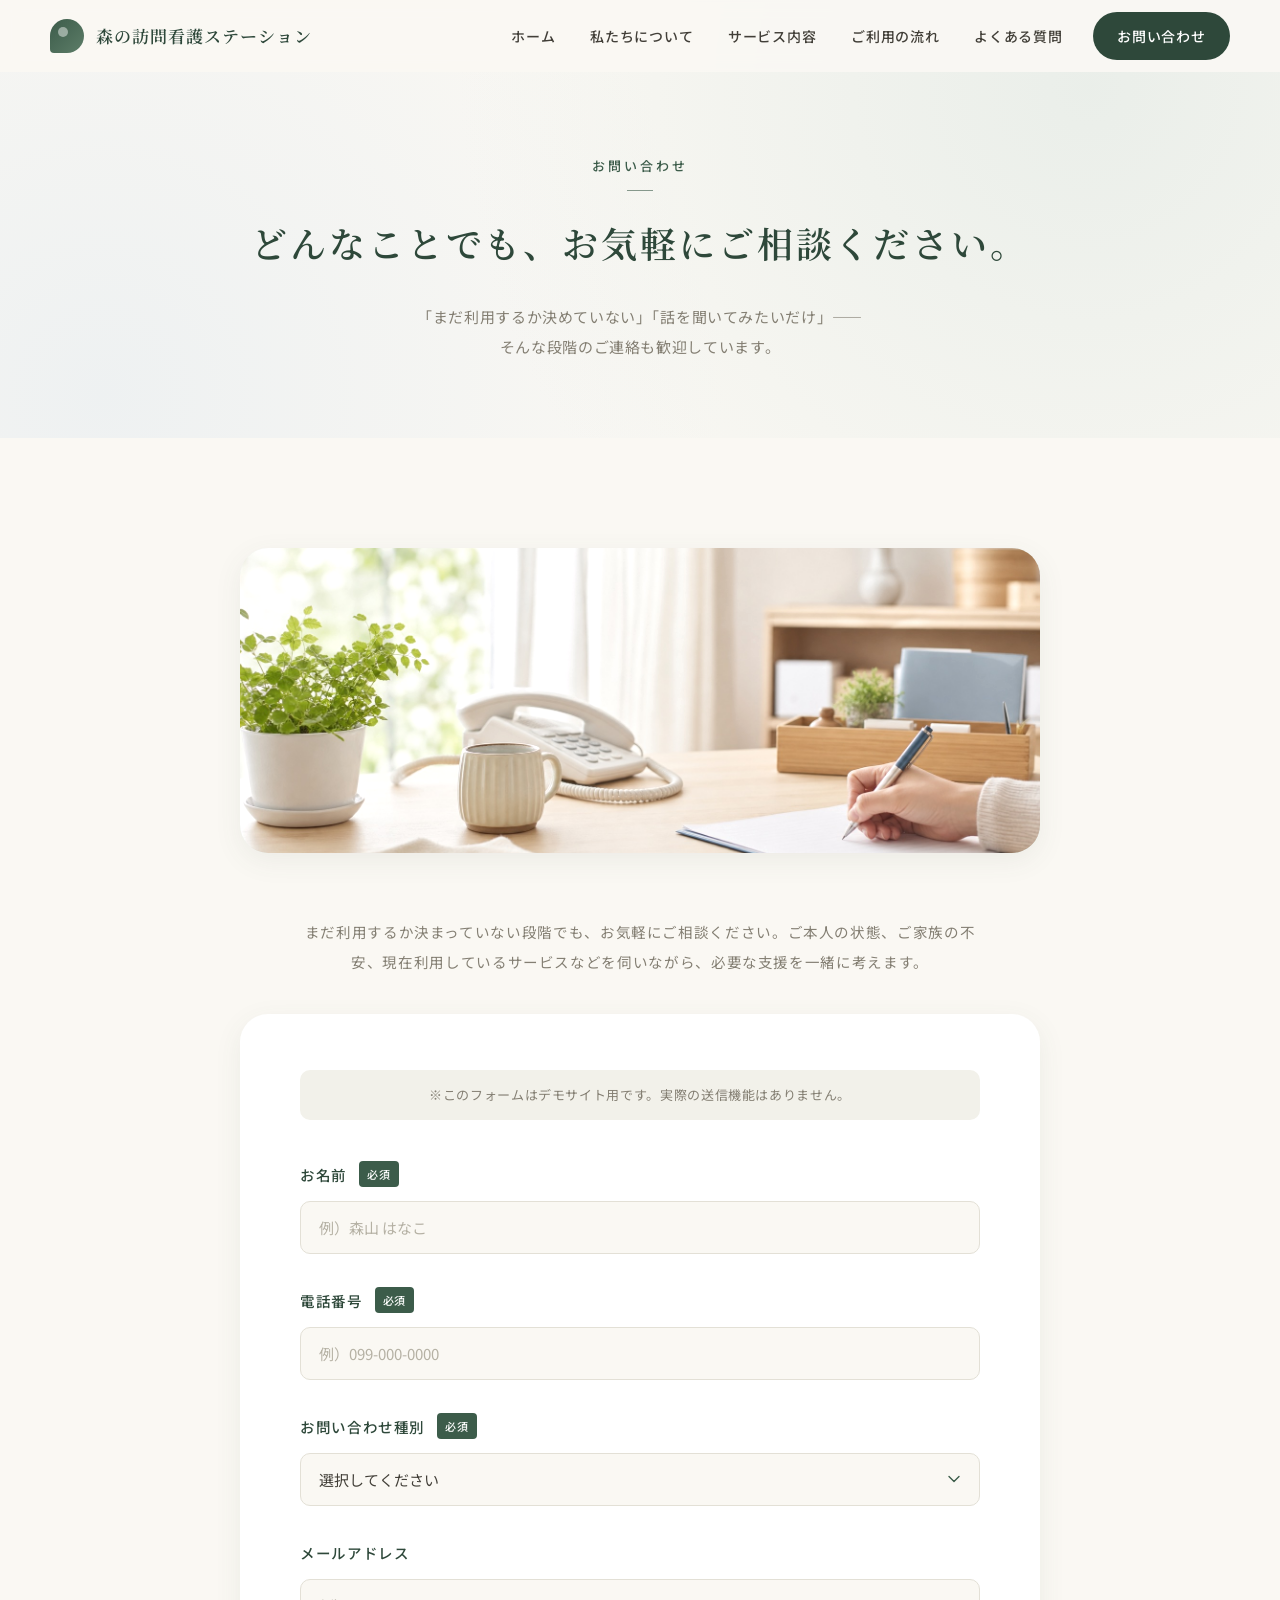
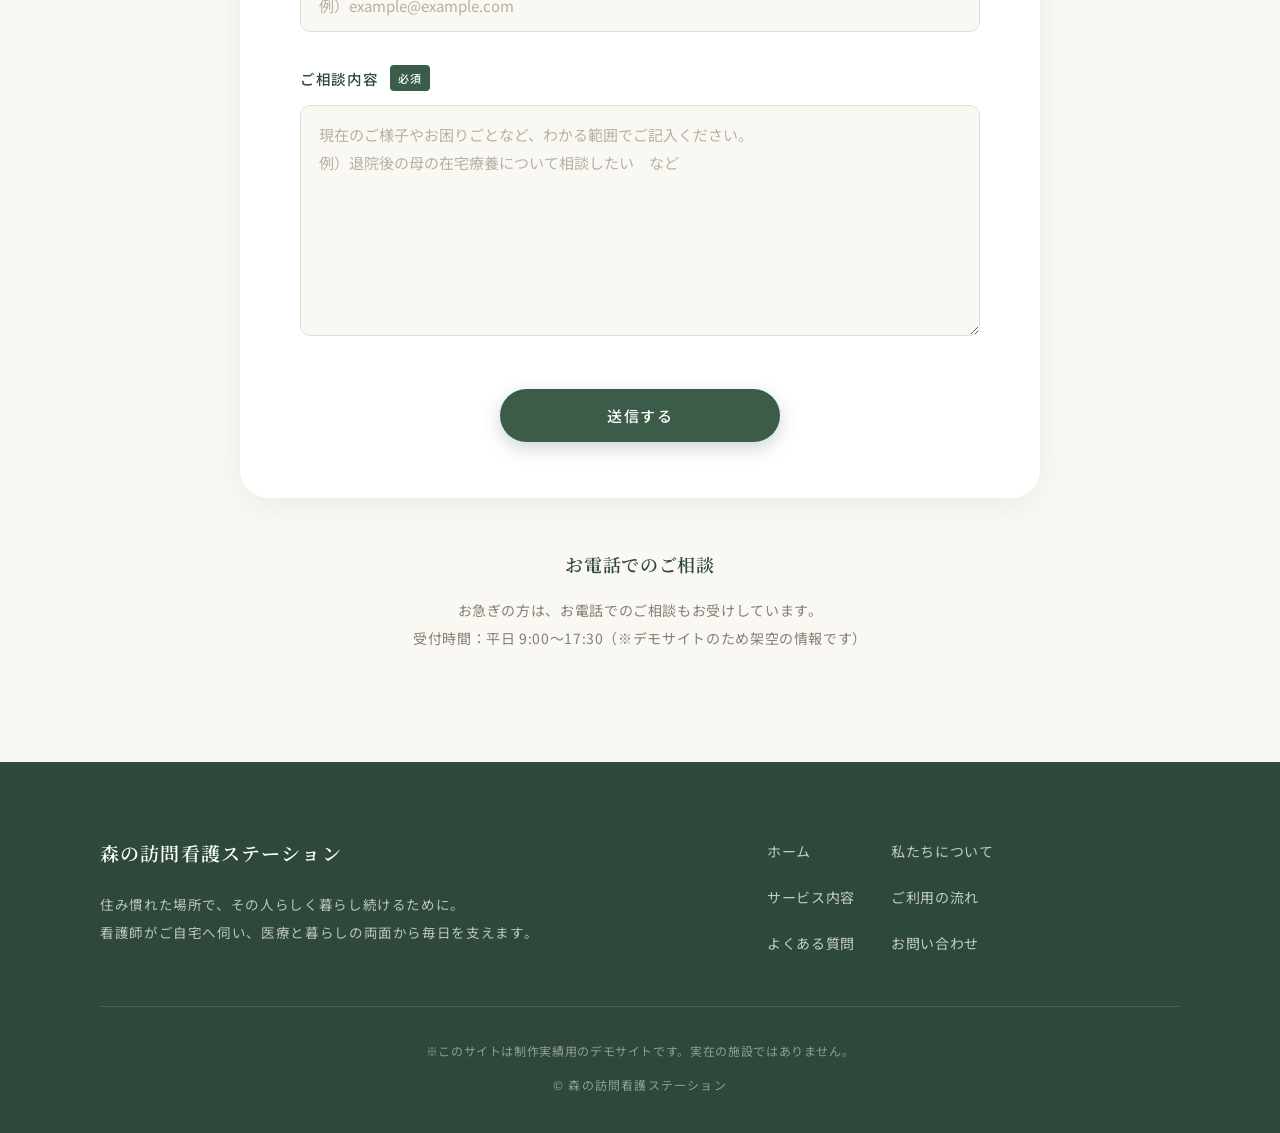
<file: contact.html>
<!DOCTYPE html>
<html lang="ja">
<head>
  <meta charset="UTF-8">
  <meta name="viewport" content="width=device-width, initial-scale=1.0">
  <title>お問い合わせ｜森の訪問看護ステーション</title>
  <meta name="description" content="訪問看護のご相談・お問い合わせはこちらから。ご相談だけのご連絡も歓迎しています。">
  <link rel="preconnect" href="https://fonts.googleapis.com">
  <link rel="preconnect" href="https://fonts.gstatic.com" crossorigin>
  <link href="https://fonts.googleapis.com/css2?family=Noto+Sans+JP:wght@400;500;700&family=Noto+Serif+JP:wght@500;600&display=swap" rel="stylesheet">
  <link rel="stylesheet" href="style.css">
</head>
<body>

  <header class="header" id="header">
    <div class="header-inner">
      <a href="index.html" class="logo">
        <span class="logo-mark" aria-hidden="true"></span>
        <span class="logo-text">森の訪問看護ステーション</span>
      </a>
      <nav class="nav" id="nav" aria-label="メインナビゲーション">
        <ul class="nav-list">
          <li><a href="index.html" class="nav-link">ホーム</a></li>
          <li><a href="about.html" class="nav-link">私たちについて</a></li>
          <li><a href="service.html" class="nav-link">サービス内容</a></li>
          <li><a href="guide.html" class="nav-link">ご利用の流れ</a></li>
          <li><a href="faq.html" class="nav-link">よくある質問</a></li>
          <li><a href="contact.html" class="nav-link nav-link-cta is-active">お問い合わせ</a></li>
        </ul>
      </nav>
      <button class="menu-button" id="menuButton" aria-label="メニューを開く" aria-expanded="false" aria-controls="nav">
        <span class="menu-bar"></span>
        <span class="menu-bar"></span>
        <span class="menu-bar"></span>
      </button>
    </div>
  </header>

  <main>

    <section class="page-hero">
      <div class="container">
        <p class="page-hero-label">お問い合わせ</p>
        <h1 class="page-hero-title">どんなことでも、<br class="sp-only">お気軽にご相談ください。</h1>
        <p class="page-hero-lead">
          「まだ利用するか決めていない」「話を聞いてみたいだけ」——<br class="pc-only">
          そんな段階のご連絡も歓迎しています。
        </p>
      </div>
    </section>

    <section class="section">
      <div class="container container-narrow">

        <div class="photo-frame section-photo fade-in">
          <img src="assets/images/contact-consult.jpg" alt="相談しやすい雰囲気の電話とメモのある窓辺" class="image-soft" loading="lazy">
        </div>

        <div class="form-intro fade-in">
          <p>
            まだ利用するか決まっていない段階でも、お気軽にご相談ください。ご本人の状態、ご家族の不安、現在利用しているサービスなどを伺いながら、必要な支援を一緒に考えます。
          </p>
        </div>

        <div class="form-wrap fade-in">
          <p class="form-demo-note">※このフォームはデモサイト用です。実際の送信機能はありません。</p>

          <form class="contact-form" id="contactForm" novalidate>
            <div class="form-field">
              <label for="name" class="form-label">お名前<span class="form-required">必須</span></label>
              <input type="text" id="name" name="name" class="form-input" placeholder="例）森山 はなこ" autocomplete="name" required>
            </div>

            <div class="form-field">
              <label for="tel" class="form-label">電話番号<span class="form-required">必須</span></label>
              <input type="tel" id="tel" name="tel" class="form-input" placeholder="例）099-000-0000" autocomplete="tel" required>
            </div>

            <div class="form-field">
              <label for="type" class="form-label">お問い合わせ種別<span class="form-required">必須</span></label>
              <select id="type" name="type" class="form-select" required>
                <option value="" selected disabled>選択してください</option>
                <option value="訪問看護の利用相談">訪問看護の利用相談</option>
                <option value="退院後の生活について">退院後の生活について</option>
                <option value="ご家族の介護相談">ご家族の介護相談</option>
                <option value="医療処置について">医療処置について</option>
                <option value="費用や保険について">費用や保険について</option>
                <option value="対応エリアについて">対応エリアについて</option>
                <option value="ケアマネジャー・医療機関からの相談">ケアマネジャー・医療機関からの相談</option>
                <option value="その他">その他</option>
              </select>
            </div>

            <div class="form-field">
              <label for="email" class="form-label">メールアドレス</label>
              <input type="email" id="email" name="email" class="form-input" placeholder="例）example@example.com" autocomplete="email">
            </div>

            <div class="form-field">
              <label for="message" class="form-label">ご相談内容<span class="form-required">必須</span></label>
              <textarea id="message" name="message" class="form-textarea" rows="7" placeholder="現在のご様子やお困りごとなど、わかる範囲でご記入ください。&#10;例）退院後の母の在宅療養について相談したい　など" required></textarea>
            </div>

            <div class="form-submit">
              <button type="submit" class="button button-primary button-wide">送信する</button>
            </div>
          </form>

          <div class="form-complete" id="formComplete" hidden>
            <div class="form-complete-icon" aria-hidden="true"></div>
            <p class="form-complete-message">
              お問い合わせありがとうございます。<br>
              内容を確認後、担当者よりご連絡いたします。
            </p>
            <a href="index.html" class="text-link">ホームへ戻る<span class="text-link-arrow" aria-hidden="true">→</span></a>
          </div>
        </div>

        <div class="contact-info fade-in">
          <h2 class="contact-info-title">お電話でのご相談</h2>
          <p class="contact-info-text">
            お急ぎの方は、お電話でのご相談もお受けしています。<br>
            受付時間：平日 9:00〜17:30（※デモサイトのため架空の情報です）
          </p>
        </div>

      </div>
    </section>

  </main>

  <footer class="footer">
    <div class="container">
      <div class="footer-grid">
        <div class="footer-about">
          <p class="footer-logo">森の訪問看護ステーション</p>
          <p class="footer-description">
            住み慣れた場所で、その人らしく暮らし続けるために。<br>
            看護師がご自宅へ伺い、医療と暮らしの両面から毎日を支えます。
          </p>
        </div>
        <nav class="footer-nav" aria-label="フッターナビゲーション">
          <ul class="footer-nav-list">
            <li><a href="index.html">ホーム</a></li>
            <li><a href="about.html">私たちについて</a></li>
            <li><a href="service.html">サービス内容</a></li>
            <li><a href="guide.html">ご利用の流れ</a></li>
            <li><a href="faq.html">よくある質問</a></li>
            <li><a href="contact.html">お問い合わせ</a></li>
          </ul>
        </nav>
      </div>
      <p class="footer-note">※このサイトは制作実績用のデモサイトです。実在の施設ではありません。</p>
      <p class="footer-copyright">&copy; 森の訪問看護ステーション</p>
    </div>
  </footer>

  <script src="script.js"></script>
</body>
</html>
</file>
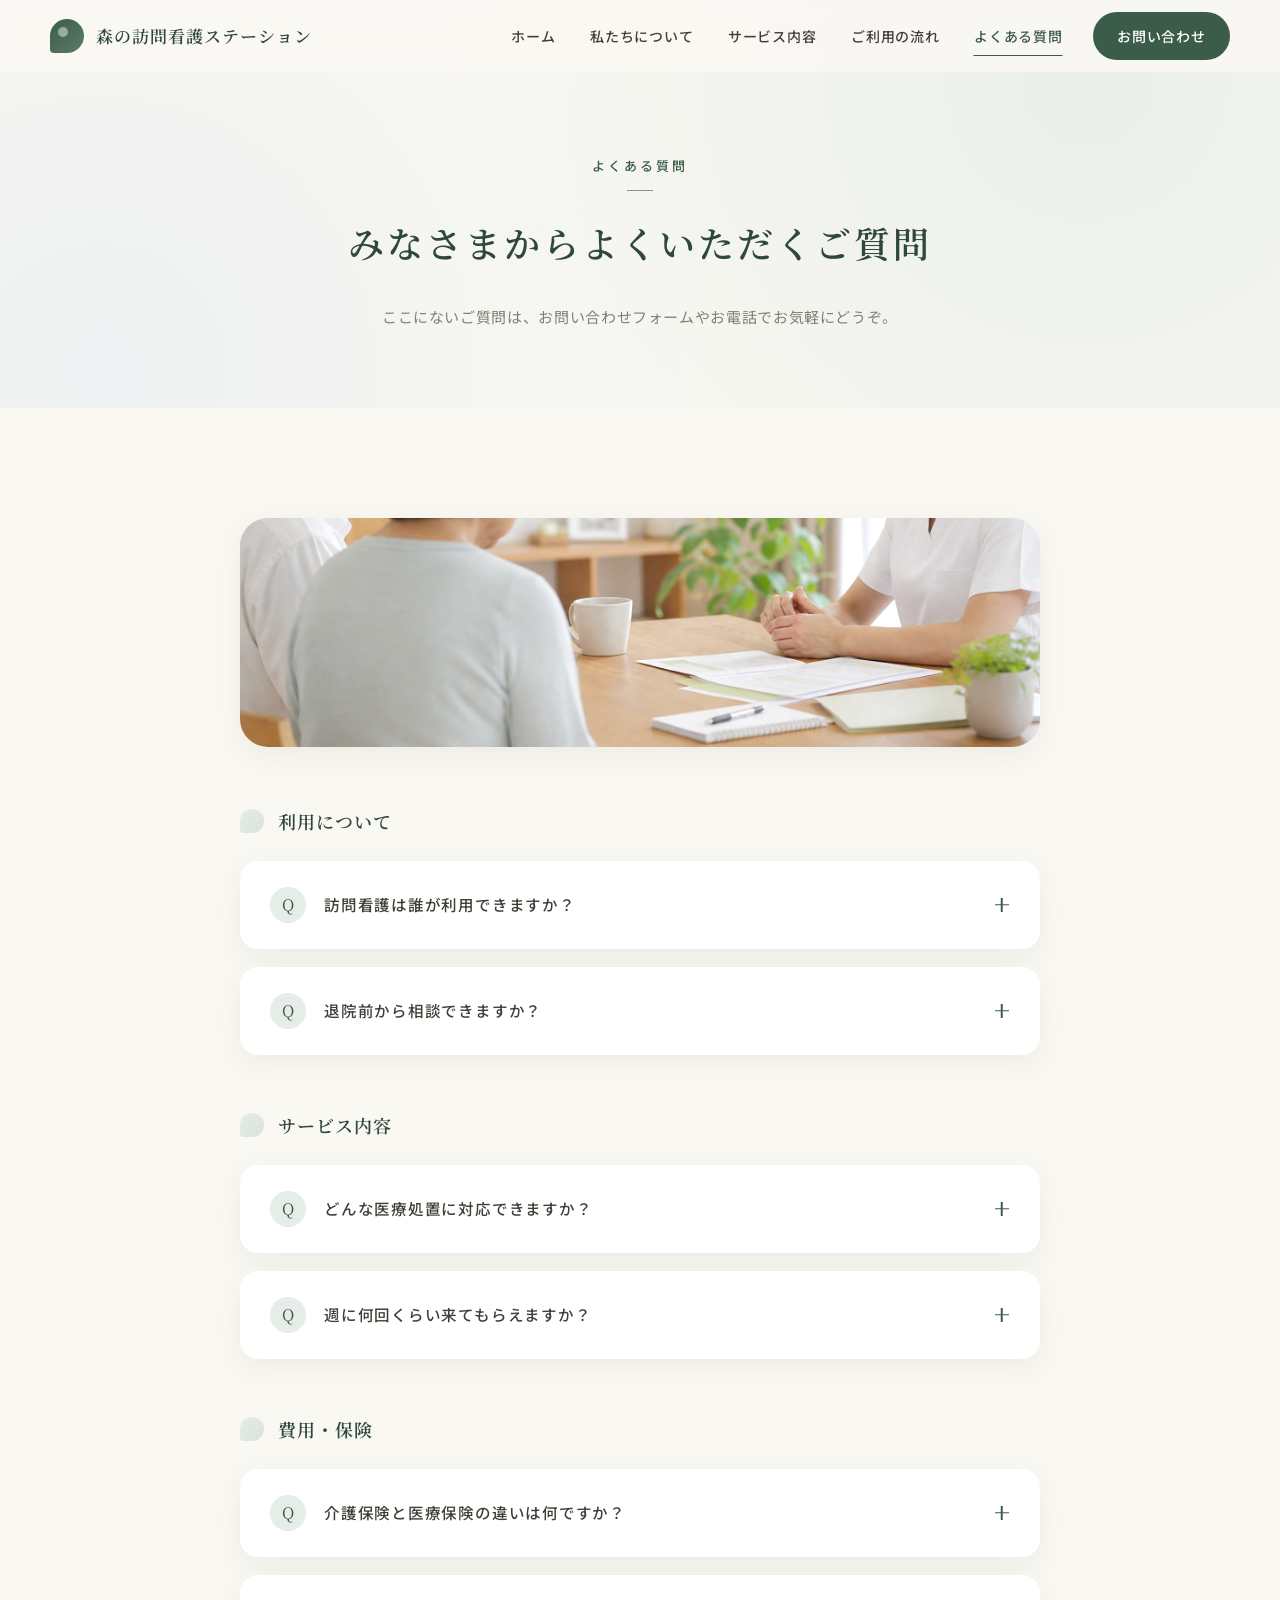
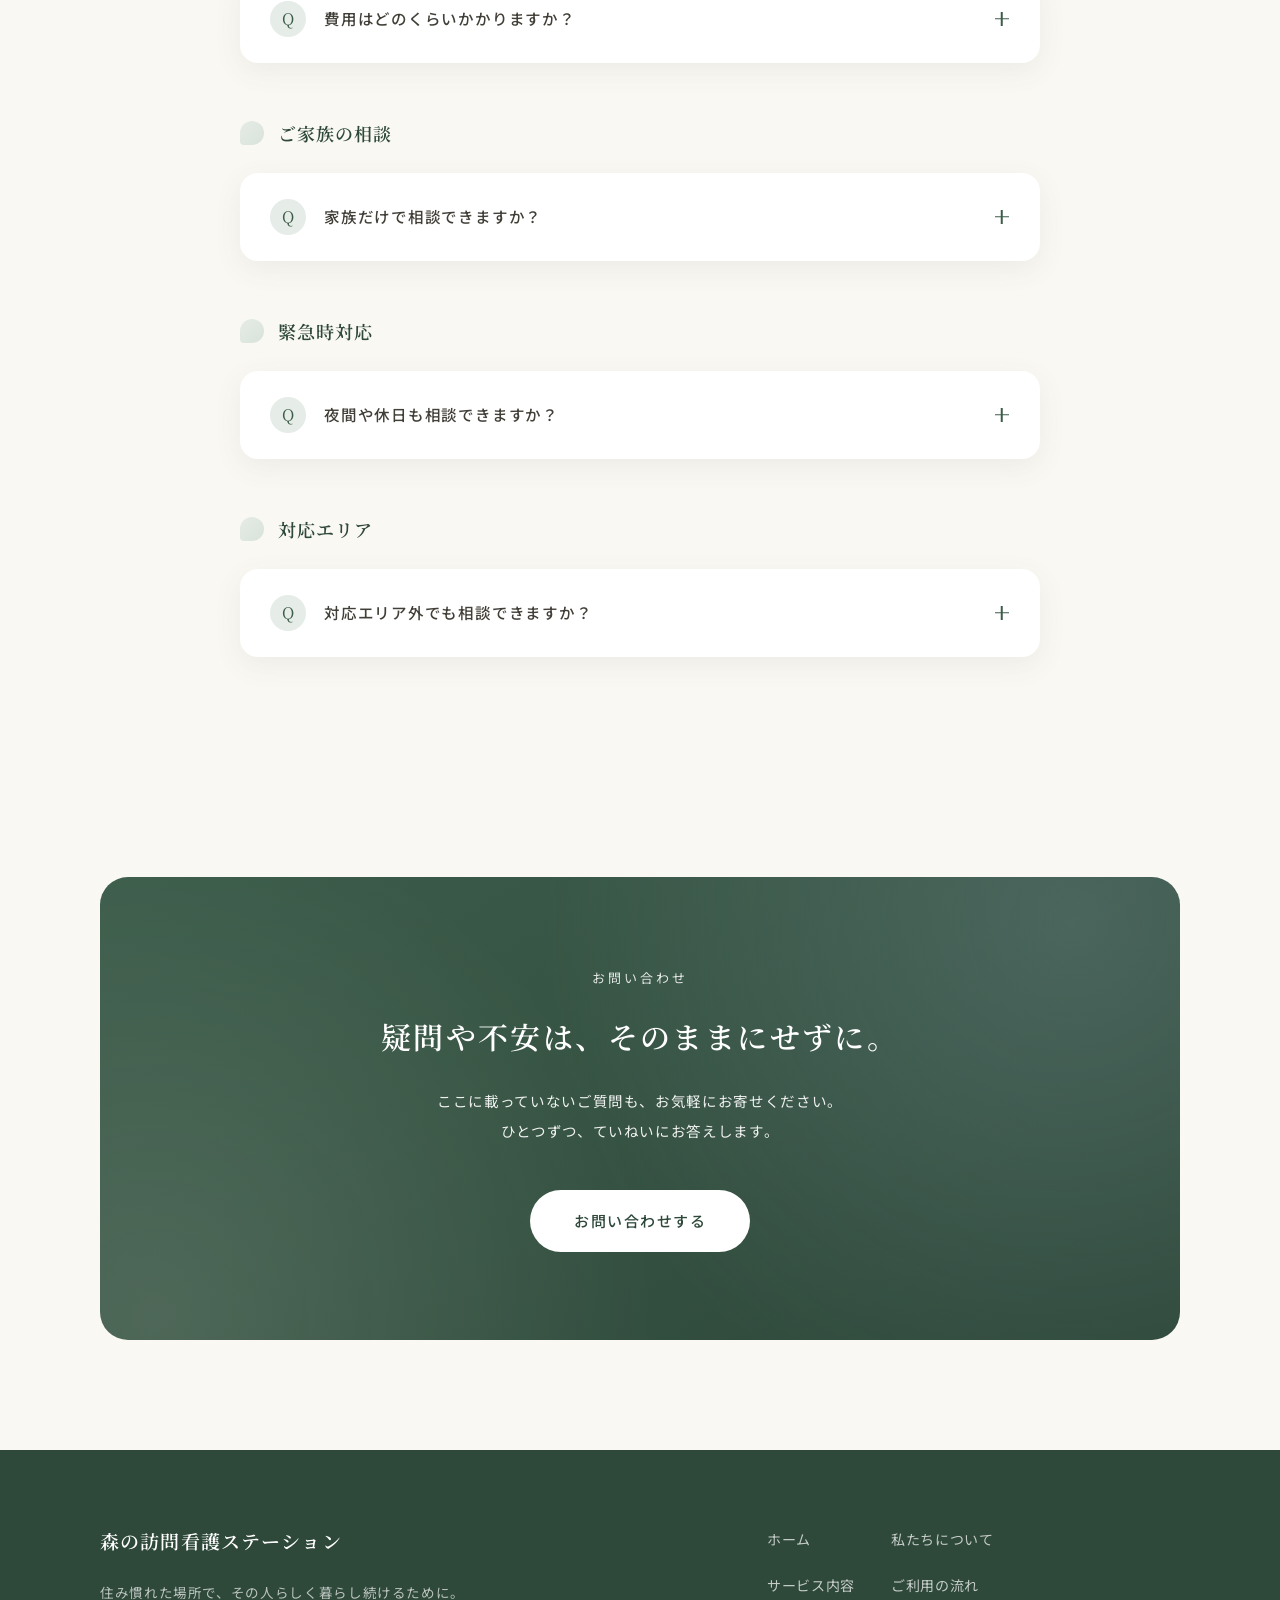
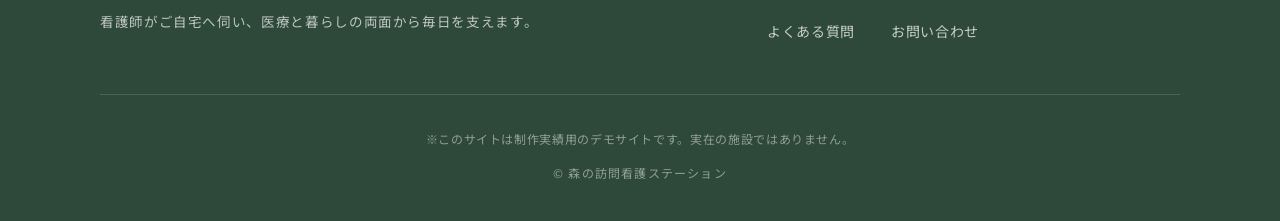
<file: faq.html>
<!DOCTYPE html>
<html lang="ja">
<head>
  <meta charset="UTF-8">
  <meta name="viewport" content="width=device-width, initial-scale=1.0">
  <title>よくある質問｜森の訪問看護ステーション</title>
  <meta name="description" content="訪問看護のご利用条件、介護保険と医療保険の違い、訪問回数、緊急時の対応など、よくいただくご質問にお答えします。">
  <link rel="preconnect" href="https://fonts.googleapis.com">
  <link rel="preconnect" href="https://fonts.gstatic.com" crossorigin>
  <link href="https://fonts.googleapis.com/css2?family=Noto+Sans+JP:wght@400;500;700&family=Noto+Serif+JP:wght@500;600&display=swap" rel="stylesheet">
  <link rel="stylesheet" href="style.css">
</head>
<body>

  <header class="header" id="header">
    <div class="header-inner">
      <a href="index.html" class="logo">
        <span class="logo-mark" aria-hidden="true"></span>
        <span class="logo-text">森の訪問看護ステーション</span>
      </a>
      <nav class="nav" id="nav" aria-label="メインナビゲーション">
        <ul class="nav-list">
          <li><a href="index.html" class="nav-link">ホーム</a></li>
          <li><a href="about.html" class="nav-link">私たちについて</a></li>
          <li><a href="service.html" class="nav-link">サービス内容</a></li>
          <li><a href="guide.html" class="nav-link">ご利用の流れ</a></li>
          <li><a href="faq.html" class="nav-link is-active">よくある質問</a></li>
          <li><a href="contact.html" class="nav-link nav-link-cta">お問い合わせ</a></li>
        </ul>
      </nav>
      <button class="menu-button" id="menuButton" aria-label="メニューを開く" aria-expanded="false" aria-controls="nav">
        <span class="menu-bar"></span>
        <span class="menu-bar"></span>
        <span class="menu-bar"></span>
      </button>
    </div>
  </header>

  <main>

    <section class="page-hero">
      <div class="container">
        <p class="page-hero-label">よくある質問</p>
        <h1 class="page-hero-title">みなさまから<br class="sp-only">よくいただくご質問</h1>
        <p class="page-hero-lead">
          ここにないご質問は、お問い合わせフォームやお電話でお気軽にどうぞ。
        </p>
      </div>
    </section>

    <section class="section">
      <div class="container container-narrow">
        <div class="photo-frame faq-visual fade-in">
          <img src="assets/images/faq-visual.jpg" alt="明るい室内で訪問看護について相談している様子" class="image-soft" loading="lazy">
        </div>
        <!-- 利用について -->
        <h2 class="faq-category">利用について</h2>
        <div class="faq-list">
          <div class="faq-item fade-in">
            <button class="faq-question" type="button" aria-expanded="false">
              <span class="faq-q-mark" aria-hidden="true">Q</span>
              <span class="faq-q-text">訪問看護は誰が利用できますか？</span>
              <span class="faq-toggle" aria-hidden="true"></span>
            </button>
            <div class="faq-answer">
              <div class="faq-answer-inner">
                <p>
                  主治医が訪問看護の必要性を判断した方が対象になります。年齢や病名だけで決まるものではなく、ご本人の状態や生活状況に合わせて検討します。赤ちゃんからご高齢の方まで、「うちの場合はどうかな？」と迷われたら、まずはご相談ください。
                </p>
              </div>
            </div>
          </div>

          <div class="faq-item fade-in">
            <button class="faq-question" type="button" aria-expanded="false">
              <span class="faq-q-mark" aria-hidden="true">Q</span>
              <span class="faq-q-text">退院前から相談できますか？</span>
              <span class="faq-toggle" aria-hidden="true"></span>
            </button>
            <div class="faq-answer">
              <div class="faq-answer-inner">
                <p>
                  はい、むしろ退院前からのご相談をおすすめしています。入院中から病院の相談員さんやケアマネジャーさんと連携して準備を進めることで、退院後のご自宅での療養を落ち着いて始めやすくなります。退院が決まりそうな段階で、お早めにご連絡ください。
                </p>
              </div>
            </div>
          </div>
        </div>

        <!-- サービス内容 -->
        <h2 class="faq-category">サービス内容</h2>
        <div class="faq-list">
          <div class="faq-item fade-in">
            <button class="faq-question" type="button" aria-expanded="false">
              <span class="faq-q-mark" aria-hidden="true">Q</span>
              <span class="faq-q-text">どんな医療処置に対応できますか？</span>
              <span class="faq-toggle" aria-hidden="true"></span>
            </button>
            <div class="faq-answer">
              <div class="faq-answer-inner">
                <p>
                  主治医の指示にもとづき、点滴、カテーテル管理、褥瘡（床ずれ）のケア、在宅酸素、服薬管理などに対応する場合があります。内容によっては事前の確認が必要となることもありますので、まずは状況をお聞かせください。
                </p>
              </div>
            </div>
          </div>

          <div class="faq-item fade-in">
            <button class="faq-question" type="button" aria-expanded="false">
              <span class="faq-q-mark" aria-hidden="true">Q</span>
              <span class="faq-q-text">週に何回くらい来てもらえますか？</span>
              <span class="faq-toggle" aria-hidden="true"></span>
            </button>
            <div class="faq-answer">
              <div class="faq-answer-inner">
                <p>
                  体調やご希望に合わせて、週1回〜複数回まで調整できます。使われる保険の種類や主治医の指示によって回数の決まりが異なる場合もありますが、ご状況をお伺いしたうえで、無理のないペースをご提案します。開始後に回数を見直すことも可能です。
                </p>
              </div>
            </div>
          </div>
        </div>

        <!-- 費用・保険 -->
        <h2 class="faq-category">費用・保険</h2>
        <div class="faq-list">
          <div class="faq-item fade-in">
            <button class="faq-question" type="button" aria-expanded="false">
              <span class="faq-q-mark" aria-hidden="true">Q</span>
              <span class="faq-q-text">介護保険と医療保険の違いは何ですか？</span>
              <span class="faq-toggle" aria-hidden="true"></span>
            </button>
            <div class="faq-answer">
              <div class="faq-answer-inner">
                <p>
                  年齢、病名、介護認定の有無、主治医の指示内容などによって、利用する保険が変わります。たとえば、要介護認定を受けている方は介護保険、特定の病気の方や小さなお子さまは医療保険、というように決まりがあります。
                </p>
                <p>
                  どちらに当てはまるかの判断や手続きは私たちがご案内しますので、むずかしく考えなくて大丈夫です。詳しくはご相談時に確認します。
                </p>
              </div>
            </div>
          </div>

          <div class="faq-item fade-in">
            <button class="faq-question" type="button" aria-expanded="false">
              <span class="faq-q-mark" aria-hidden="true">Q</span>
              <span class="faq-q-text">費用はどのくらいかかりますか？</span>
              <span class="faq-toggle" aria-hidden="true"></span>
            </button>
            <div class="faq-answer">
              <div class="faq-answer-inner">
                <p>
                  訪問看護は介護保険または医療保険を利用してご利用いただけます。自己負担額は、利用する保険の種類や訪問の回数・内容、ご本人の状況によって異なります。具体的な費用は、ご状況を確認したうえでわかりやすくご案内しますので、お気軽におたずねください。
                </p>
              </div>
            </div>
          </div>
        </div>

        <!-- ご家族の相談 -->
        <h2 class="faq-category">ご家族の相談</h2>
        <div class="faq-list">
          <div class="faq-item fade-in">
            <button class="faq-question" type="button" aria-expanded="false">
              <span class="faq-q-mark" aria-hidden="true">Q</span>
              <span class="faq-q-text">家族だけで相談できますか？</span>
              <span class="faq-toggle" aria-hidden="true"></span>
            </button>
            <div class="faq-answer">
              <div class="faq-answer-inner">
                <p>
                  もちろん可能です。「本人にはまだ話していないけれど、今後のことが心配で…」という段階のご相談も多くいただいています。ご本人にまだ話せていない段階でも、ご家族の不安や困りごとを伺いながら、進め方を一緒に考えます。
                </p>
              </div>
            </div>
          </div>
        </div>

        <!-- 緊急時対応 -->
        <h2 class="faq-category">緊急時対応</h2>
        <div class="faq-list">
          <div class="faq-item fade-in">
            <button class="faq-question" type="button" aria-expanded="false">
              <span class="faq-q-mark" aria-hidden="true">Q</span>
              <span class="faq-q-text">夜間や休日も相談できますか？</span>
              <span class="faq-toggle" aria-hidden="true"></span>
            </button>
            <div class="faq-answer">
              <div class="faq-answer-inner">
                <p>
                  ご契約内容やご本人の状態により、連絡体制や対応内容が異なります。夜間や休日のご連絡方法は、利用開始時にご説明します。急な症状や命に関わる状態が疑われる場合は、救急要請や主治医への連絡が必要となることもありますので、状況に応じた対応をご案内します。
                </p>
              </div>
            </div>
          </div>
        </div>

        <!-- 対応エリア -->
        <h2 class="faq-category">対応エリア</h2>
        <div class="faq-list">
          <div class="faq-item fade-in">
            <button class="faq-question" type="button" aria-expanded="false">
              <span class="faq-q-mark" aria-hidden="true">Q</span>
              <span class="faq-q-text">対応エリア外でも相談できますか？</span>
              <span class="faq-toggle" aria-hidden="true"></span>
            </button>
            <div class="faq-answer">
              <div class="faq-answer-inner">
                <p>
                  森川市、緑丘市、青葉町周辺を中心に訪問しています。周辺地域の場合も対応できることがありますので、エリア外かなと思われる場合も、まずは一度ご相談ください。
                </p>
              </div>
            </div>
          </div>
        </div>
      </div>
    </section>

    <section class="cta-section">
      <div class="container">
        <div class="cta-box fade-in">
          <p class="cta-label">お問い合わせ</p>
          <h2 class="cta-title">疑問や不安は、<br class="sp-only">そのままにせずに。</h2>
          <p class="cta-text">
            ここに載っていないご質問も、お気軽にお寄せください。<br>
            ひとつずつ、ていねいにお答えします。
          </p>
          <a href="contact.html" class="button button-light">お問い合わせする</a>
        </div>
      </div>
    </section>

  </main>

  <footer class="footer">
    <div class="container">
      <div class="footer-grid">
        <div class="footer-about">
          <p class="footer-logo">森の訪問看護ステーション</p>
          <p class="footer-description">
            住み慣れた場所で、その人らしく暮らし続けるために。<br>
            看護師がご自宅へ伺い、医療と暮らしの両面から毎日を支えます。
          </p>
        </div>
        <nav class="footer-nav" aria-label="フッターナビゲーション">
          <ul class="footer-nav-list">
            <li><a href="index.html">ホーム</a></li>
            <li><a href="about.html">私たちについて</a></li>
            <li><a href="service.html">サービス内容</a></li>
            <li><a href="guide.html">ご利用の流れ</a></li>
            <li><a href="faq.html">よくある質問</a></li>
            <li><a href="contact.html">お問い合わせ</a></li>
          </ul>
        </nav>
      </div>
      <p class="footer-note">※このサイトは制作実績用のデモサイトです。実在の施設ではありません。</p>
      <p class="footer-copyright">&copy; 森の訪問看護ステーション</p>
    </div>
  </footer>

  <script src="script.js"></script>
</body>
</html>
</file>
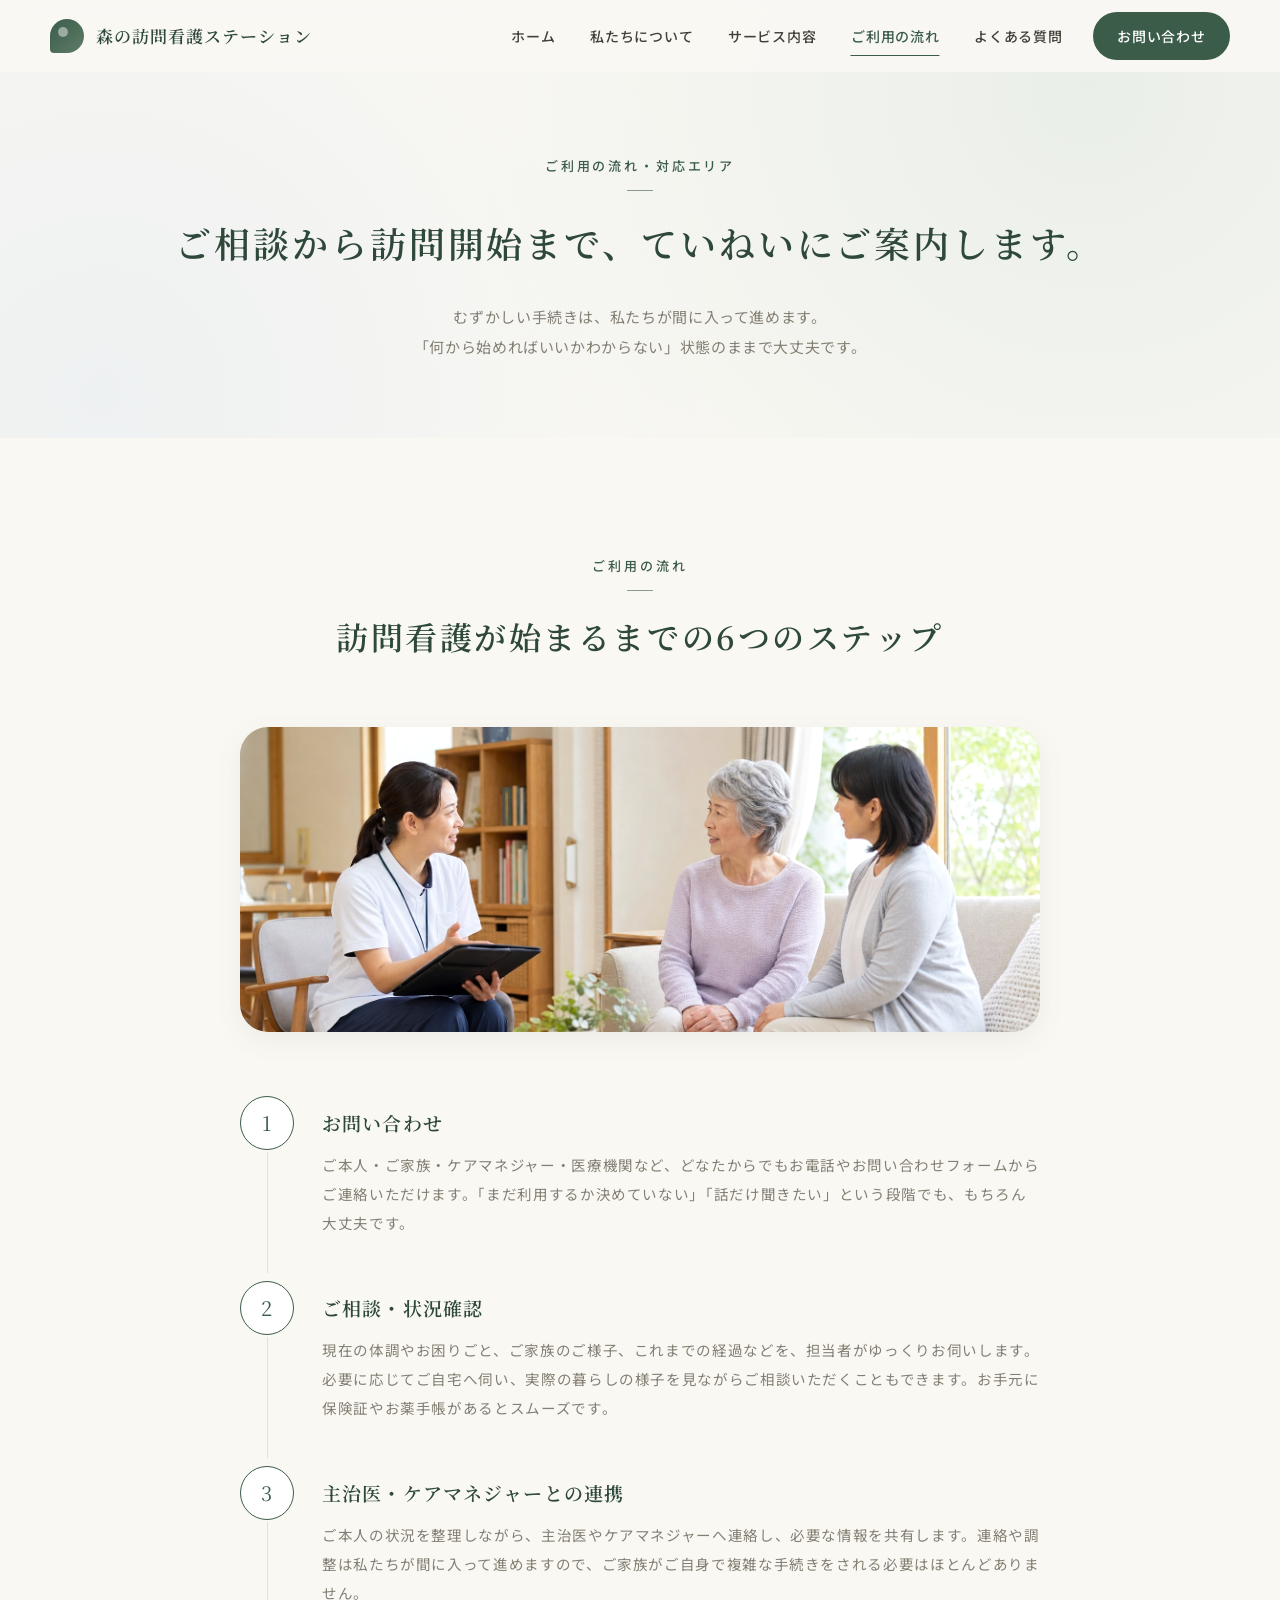
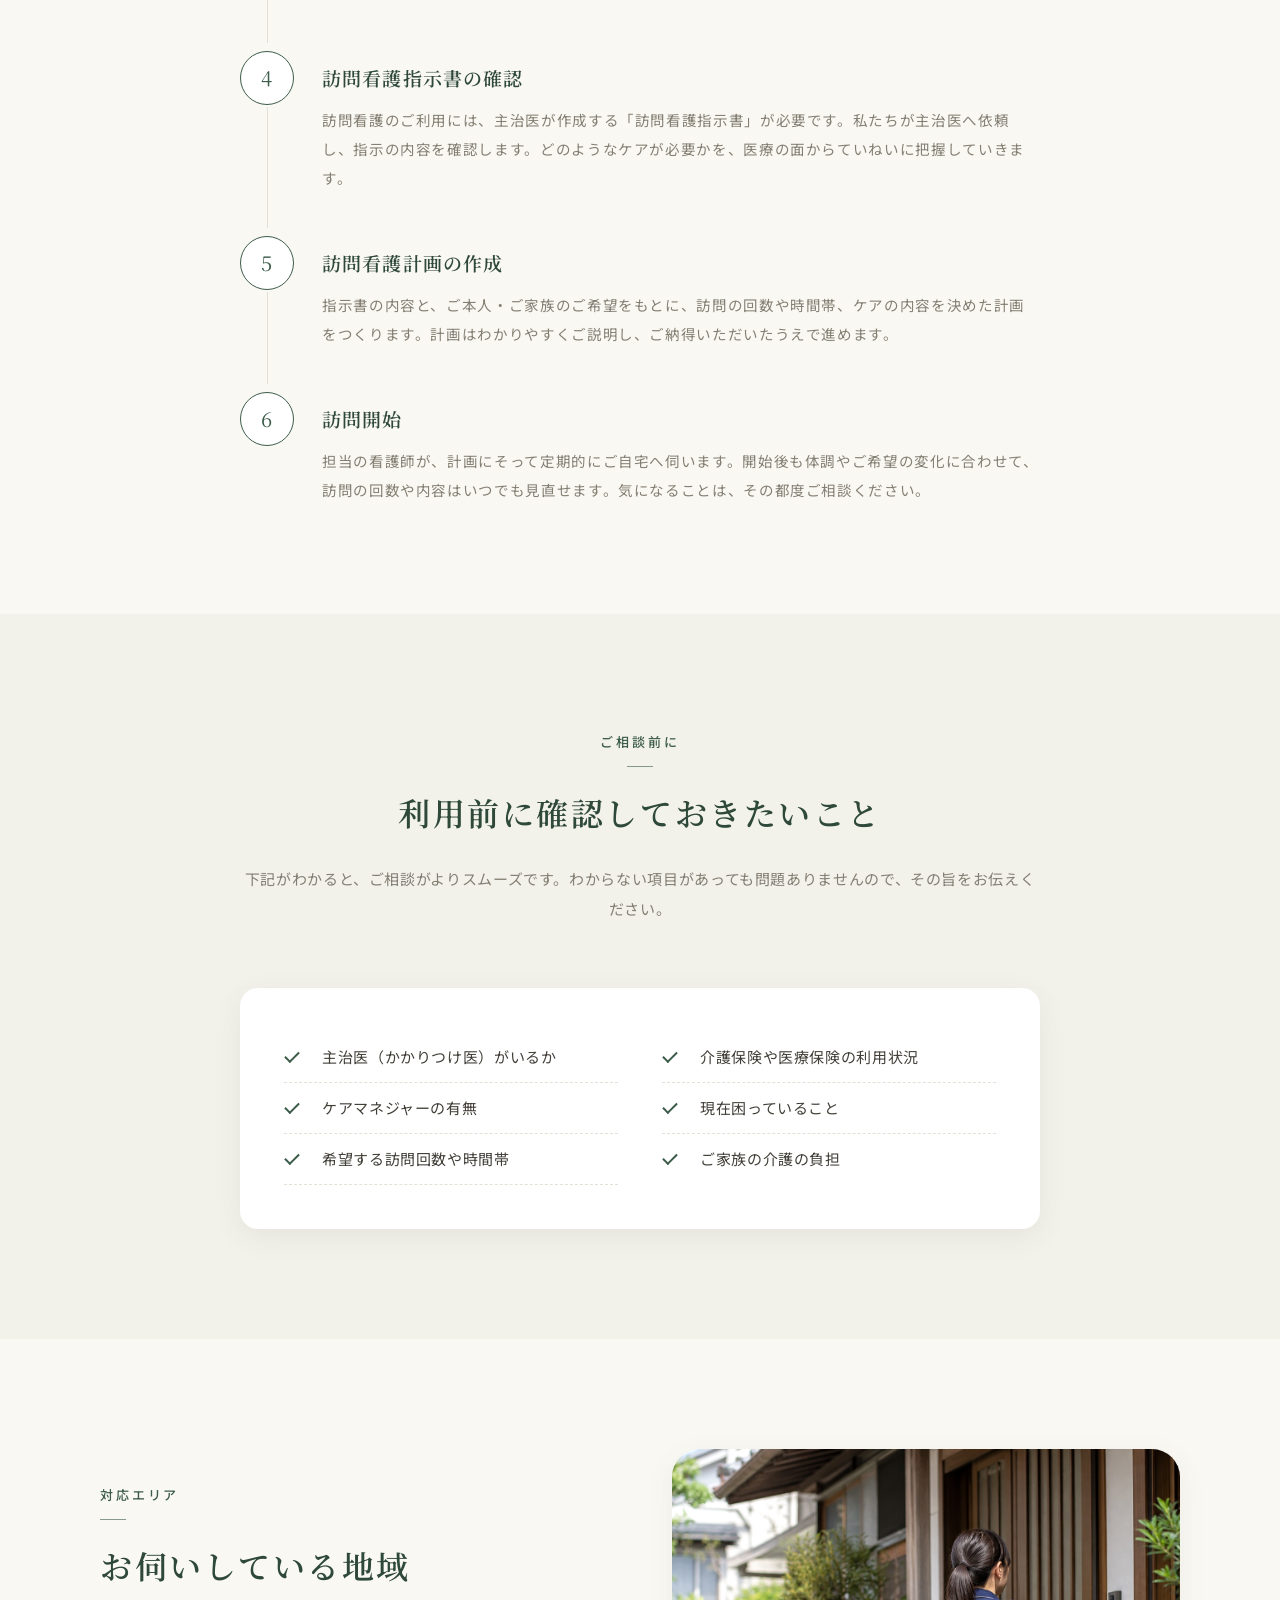
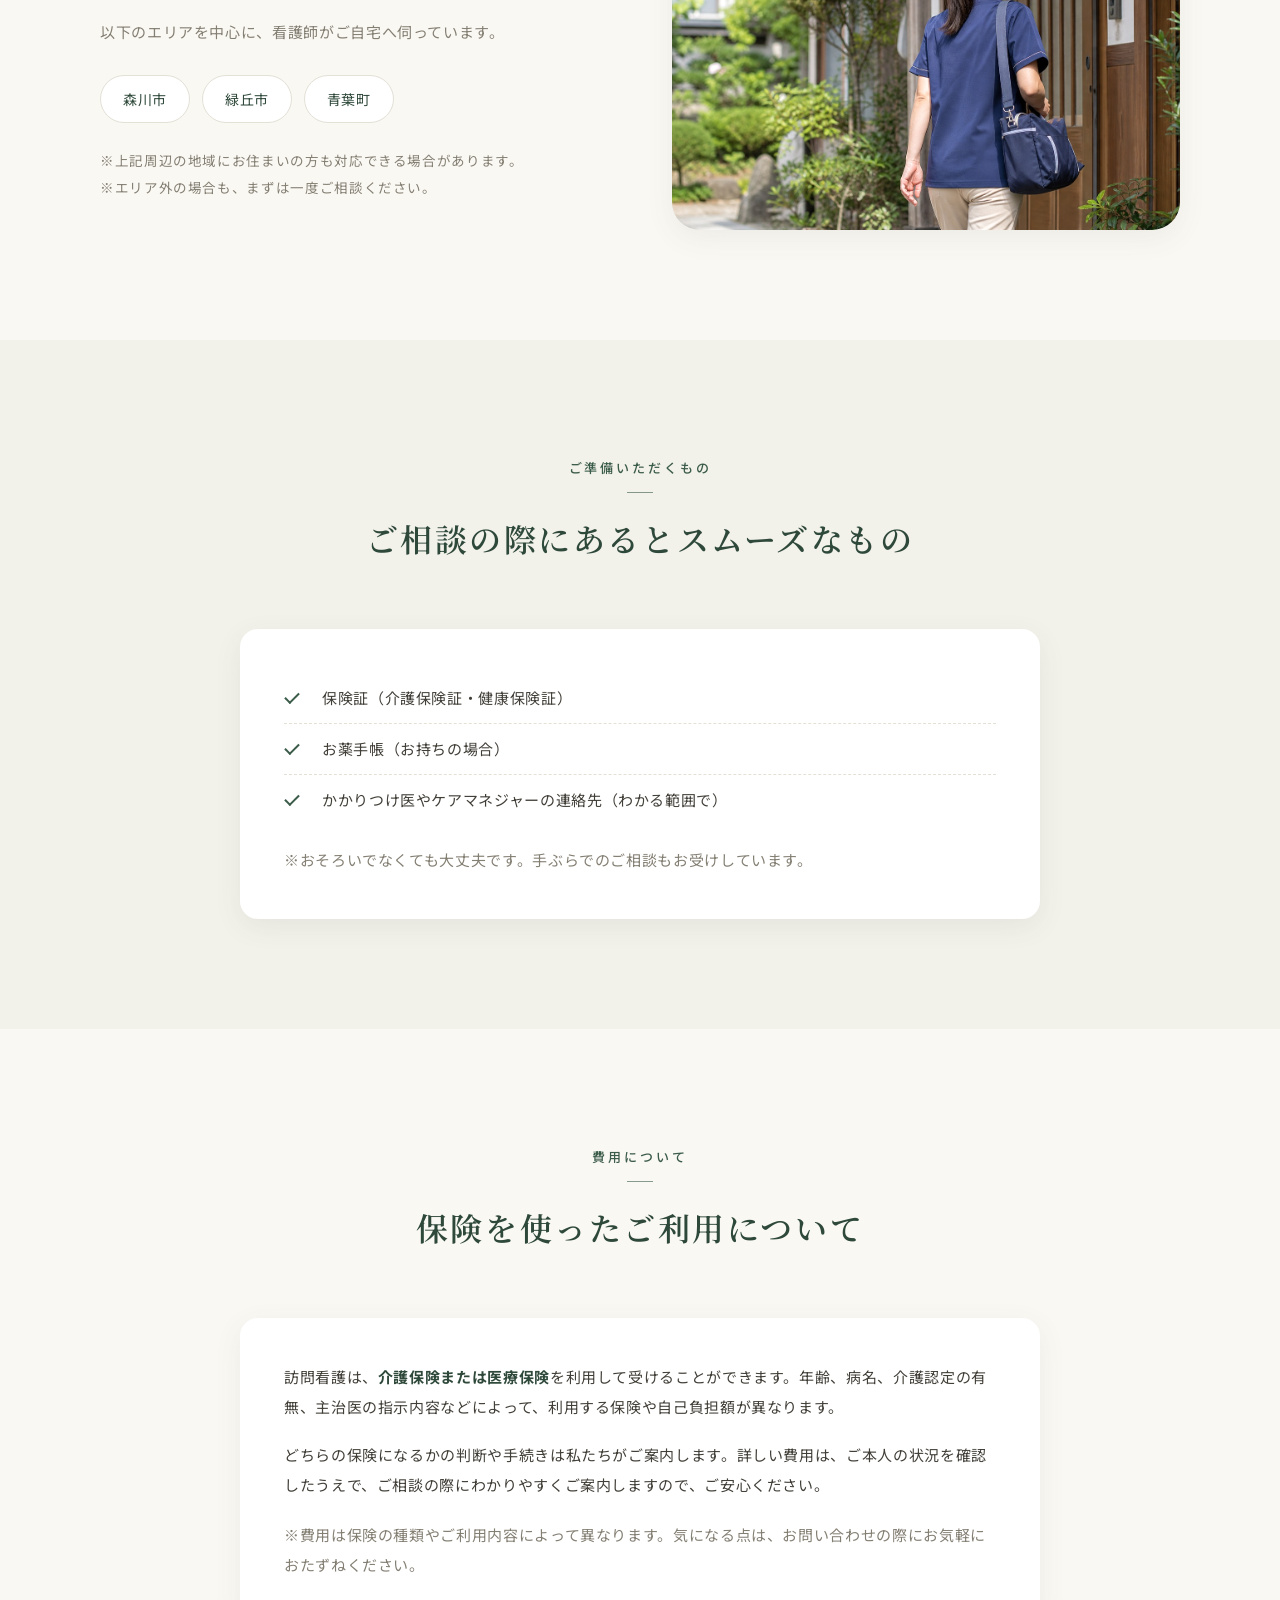
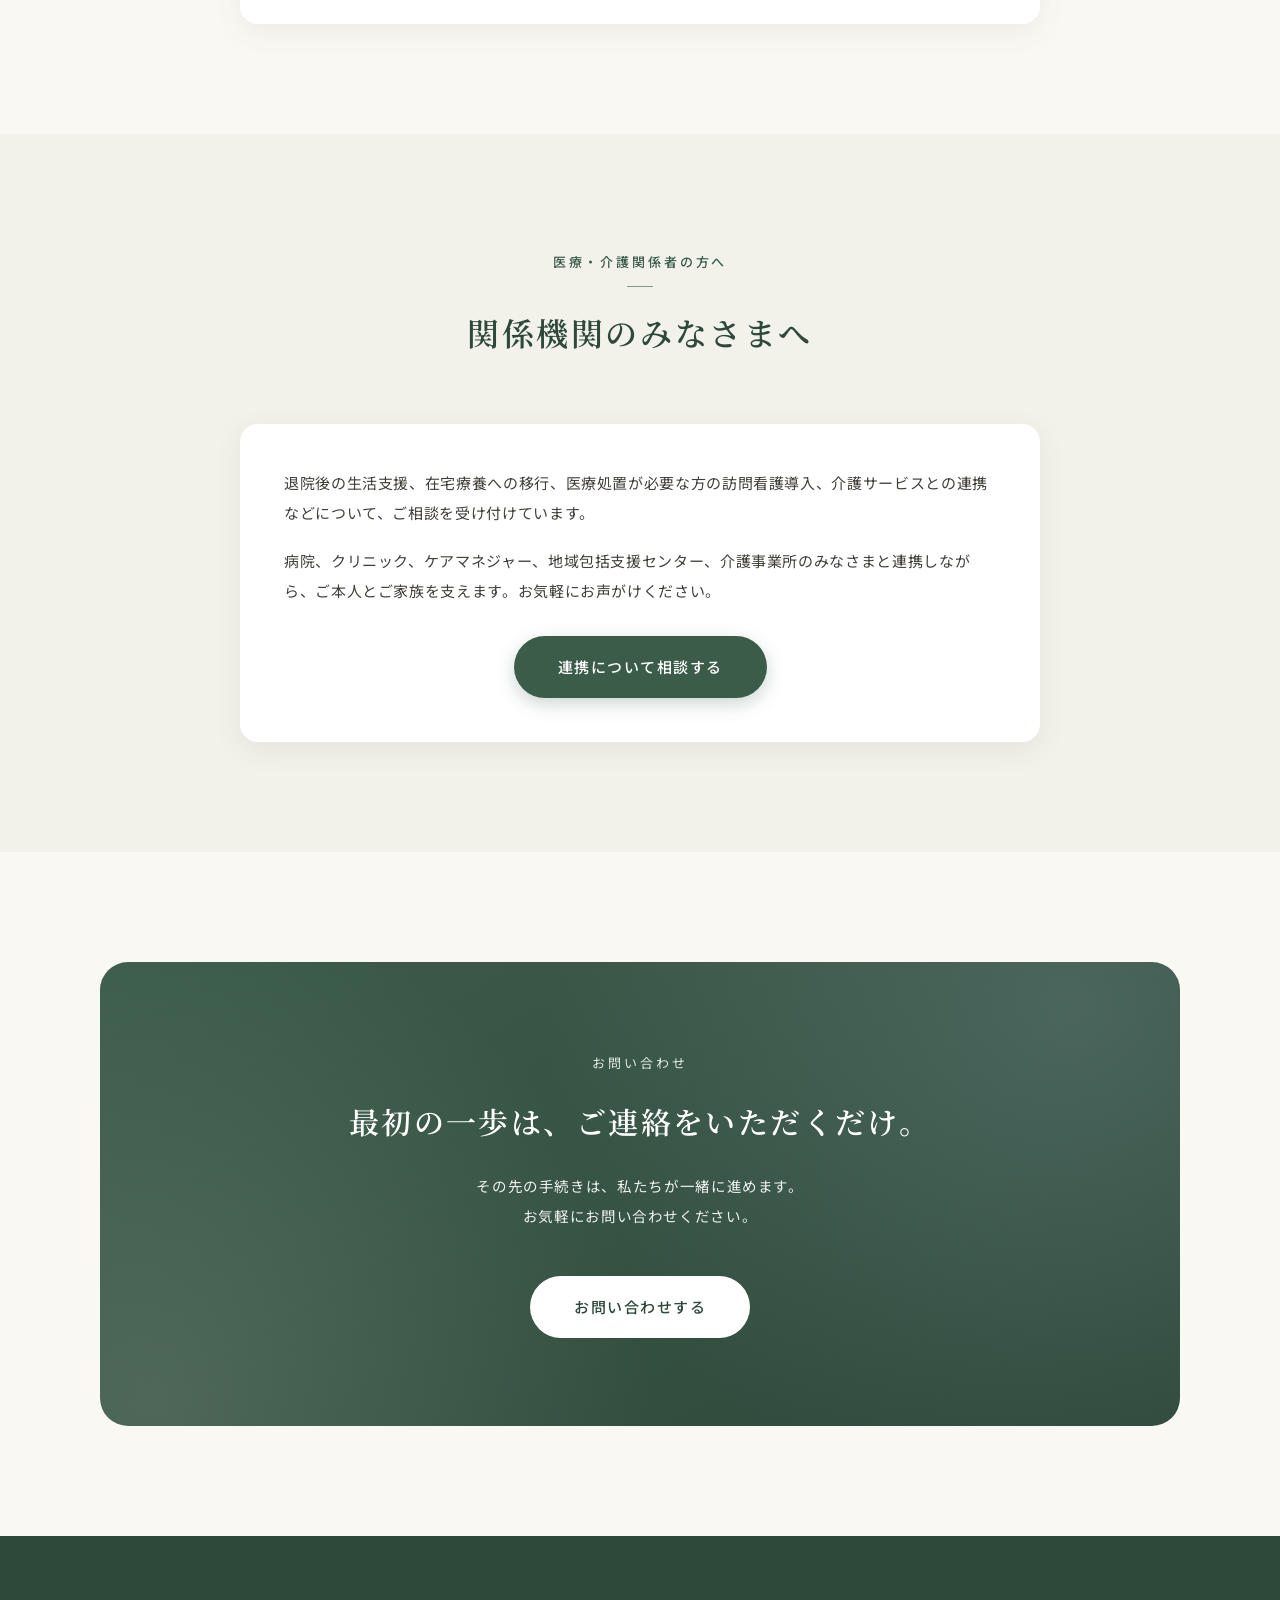
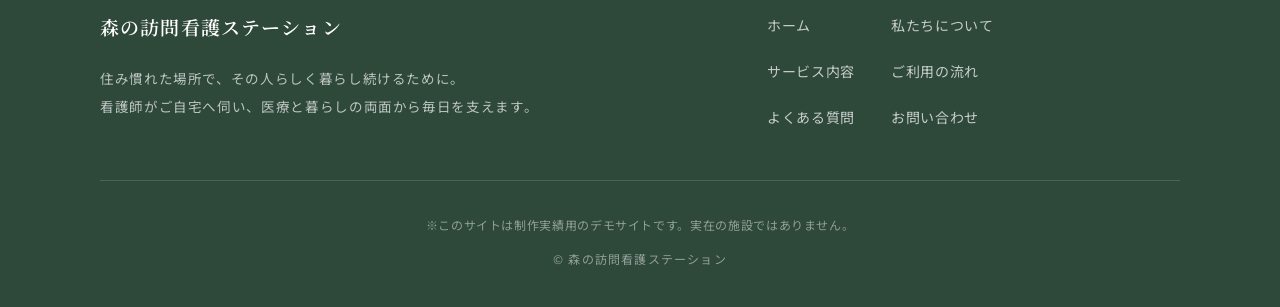
<file: guide.html>
<!DOCTYPE html>
<html lang="ja">
<head>
  <meta charset="UTF-8">
  <meta name="viewport" content="width=device-width, initial-scale=1.0">
  <title>ご利用の流れ・対応エリア｜森の訪問看護ステーション</title>
  <meta name="description" content="お問い合わせから訪問看護開始までの流れと、対応エリア（森川市・緑丘市・青葉町周辺）をご案内します。">
  <link rel="preconnect" href="https://fonts.googleapis.com">
  <link rel="preconnect" href="https://fonts.gstatic.com" crossorigin>
  <link href="https://fonts.googleapis.com/css2?family=Noto+Sans+JP:wght@400;500;700&family=Noto+Serif+JP:wght@500;600&display=swap" rel="stylesheet">
  <link rel="stylesheet" href="style.css">
</head>
<body>

  <header class="header" id="header">
    <div class="header-inner">
      <a href="index.html" class="logo">
        <span class="logo-mark" aria-hidden="true"></span>
        <span class="logo-text">森の訪問看護ステーション</span>
      </a>
      <nav class="nav" id="nav" aria-label="メインナビゲーション">
        <ul class="nav-list">
          <li><a href="index.html" class="nav-link">ホーム</a></li>
          <li><a href="about.html" class="nav-link">私たちについて</a></li>
          <li><a href="service.html" class="nav-link">サービス内容</a></li>
          <li><a href="guide.html" class="nav-link is-active">ご利用の流れ</a></li>
          <li><a href="faq.html" class="nav-link">よくある質問</a></li>
          <li><a href="contact.html" class="nav-link nav-link-cta">お問い合わせ</a></li>
        </ul>
      </nav>
      <button class="menu-button" id="menuButton" aria-label="メニューを開く" aria-expanded="false" aria-controls="nav">
        <span class="menu-bar"></span>
        <span class="menu-bar"></span>
        <span class="menu-bar"></span>
      </button>
    </div>
  </header>

  <main>

    <section class="page-hero">
      <div class="container">
        <p class="page-hero-label">ご利用の流れ・対応エリア</p>
        <h1 class="page-hero-title">ご相談から訪問開始まで、<br class="sp-only">ていねいにご案内します。</h1>
        <p class="page-hero-lead">
          むずかしい手続きは、私たちが間に入って進めます。<br>
          「何から始めればいいかわからない」状態のままで大丈夫です。
        </p>
      </div>
    </section>

    <section class="section">
      <div class="container container-narrow">
        <div class="section-heading fade-in">
          <p class="section-label">ご利用の流れ</p>
          <h2 class="section-title">訪問看護が始まるまでの<br class="sp-only">6つのステップ</h2>
        </div>
        <div class="photo-frame section-photo fade-in">
          <img src="assets/images/guide-start.jpg" alt="ご利用開始に向けて看護師が説明している様子" class="image-soft" loading="lazy">
        </div>
        <ol class="flow-list">
          <li class="flow-item fade-in">
            <span class="flow-number">1</span>
            <div class="flow-body">
              <h3 class="flow-title">お問い合わせ</h3>
              <p class="flow-text">
                ご本人・ご家族・ケアマネジャー・医療機関など、どなたからでもお電話やお問い合わせフォームからご連絡いただけます。「まだ利用するか決めていない」「話だけ聞きたい」という段階でも、もちろん大丈夫です。
              </p>
            </div>
          </li>
          <li class="flow-item fade-in">
            <span class="flow-number">2</span>
            <div class="flow-body">
              <h3 class="flow-title">ご相談・状況確認</h3>
              <p class="flow-text">
                現在の体調やお困りごと、ご家族のご様子、これまでの経過などを、担当者がゆっくりお伺いします。必要に応じてご自宅へ伺い、実際の暮らしの様子を見ながらご相談いただくこともできます。お手元に保険証やお薬手帳があるとスムーズです。
              </p>
            </div>
          </li>
          <li class="flow-item fade-in">
            <span class="flow-number">3</span>
            <div class="flow-body">
              <h3 class="flow-title">主治医・ケアマネジャーとの連携</h3>
              <p class="flow-text">
                ご本人の状況を整理しながら、主治医やケアマネジャーへ連絡し、必要な情報を共有します。連絡や調整は私たちが間に入って進めますので、ご家族がご自身で複雑な手続きをされる必要はほとんどありません。
              </p>
            </div>
          </li>
          <li class="flow-item fade-in">
            <span class="flow-number">4</span>
            <div class="flow-body">
              <h3 class="flow-title">訪問看護指示書の確認</h3>
              <p class="flow-text">
                訪問看護のご利用には、主治医が作成する「訪問看護指示書」が必要です。私たちが主治医へ依頼し、指示の内容を確認します。どのようなケアが必要かを、医療の面からていねいに把握していきます。
              </p>
            </div>
          </li>
          <li class="flow-item fade-in">
            <span class="flow-number">5</span>
            <div class="flow-body">
              <h3 class="flow-title">訪問看護計画の作成</h3>
              <p class="flow-text">
                指示書の内容と、ご本人・ご家族のご希望をもとに、訪問の回数や時間帯、ケアの内容を決めた計画をつくります。計画はわかりやすくご説明し、ご納得いただいたうえで進めます。
              </p>
            </div>
          </li>
          <li class="flow-item fade-in">
            <span class="flow-number">6</span>
            <div class="flow-body">
              <h3 class="flow-title">訪問開始</h3>
              <p class="flow-text">
                担当の看護師が、計画にそって定期的にご自宅へ伺います。開始後も体調やご希望の変化に合わせて、訪問の回数や内容はいつでも見直せます。気になることは、その都度ご相談ください。
              </p>
            </div>
          </li>
        </ol>
      </div>
    </section>

    <!-- 利用前に確認しておきたいこと -->
    <section class="section section-tinted">
      <div class="container container-narrow">
        <div class="section-heading fade-in">
          <p class="section-label">ご相談前に</p>
          <h2 class="section-title">利用前に確認して<br class="sp-only">おきたいこと</h2>
          <p class="section-lead">下記がわかると、ご相談がよりスムーズです。わからない項目があっても問題ありませんので、その旨をお伝えください。</p>
        </div>
        <div class="info-box fade-in">
          <ul class="check-list care-grid">
            <li>主治医（かかりつけ医）がいるか</li>
            <li>介護保険や医療保険の利用状況</li>
            <li>ケアマネジャーの有無</li>
            <li>現在困っていること</li>
            <li>希望する訪問回数や時間帯</li>
            <li>ご家族の介護の負担</li>
          </ul>
        </div>
      </div>
    </section>

    <section class="section">
      <div class="container">
        <div class="area-grid">
          <div class="area-text fade-in">
            <p class="section-label">対応エリア</p>
            <h2 class="section-title">お伺いしている地域</h2>
            <p class="area-lead">
              以下のエリアを中心に、看護師がご自宅へ伺っています。
            </p>
            <ul class="area-tags">
              <li>森川市</li>
              <li>緑丘市</li>
              <li>青葉町</li>
            </ul>
            <p class="area-note">
              ※上記周辺の地域にお住まいの方も対応できる場合があります。<br>
              ※エリア外の場合も、まずは一度ご相談ください。
            </p>
          </div>
          <div class="photo-frame area-visual fade-in">
            <img src="assets/images/guide-area.jpg" alt="地域のご自宅へ訪問する看護師の様子" class="image-soft" loading="lazy">
          </div>
        </div>
      </div>
    </section>

    <section class="section section-tinted">
      <div class="container container-narrow">
        <div class="section-heading fade-in">
          <p class="section-label">ご準備いただくもの</p>
          <h2 class="section-title">ご相談の際にあると<br class="sp-only">スムーズなもの</h2>
        </div>
        <div class="info-box fade-in">
          <ul class="check-list">
            <li>保険証（介護保険証・健康保険証）</li>
            <li>お薬手帳（お持ちの場合）</li>
            <li>かかりつけ医やケアマネジャーの連絡先（わかる範囲で）</li>
          </ul>
          <p class="info-box-note">※おそろいでなくても大丈夫です。手ぶらでのご相談もお受けしています。</p>
        </div>
      </div>
    </section>

    <!-- 費用について -->
    <section class="section">
      <div class="container container-narrow">
        <div class="section-heading fade-in">
          <p class="section-label">費用について</p>
          <h2 class="section-title">保険を使った<br class="sp-only">ご利用について</h2>
        </div>
        <div class="info-box fade-in">
          <p>
            訪問看護は、<strong>介護保険または医療保険</strong>を利用して受けることができます。年齢、病名、介護認定の有無、主治医の指示内容などによって、利用する保険や自己負担額が異なります。
          </p>
          <p>
            どちらの保険になるかの判断や手続きは私たちがご案内します。詳しい費用は、ご本人の状況を確認したうえで、ご相談の際にわかりやすくご案内しますので、ご安心ください。
          </p>
          <p class="info-box-note">※費用は保険の種類やご利用内容によって異なります。気になる点は、お問い合わせの際にお気軽におたずねください。</p>
        </div>
      </div>
    </section>

    <!-- 医療・介護関係者の方へ -->
    <section class="section section-tinted">
      <div class="container container-narrow">
        <div class="section-heading fade-in">
          <p class="section-label">医療・介護関係者の方へ</p>
          <h2 class="section-title">関係機関の<br class="sp-only">みなさまへ</h2>
        </div>
        <div class="info-box fade-in">
          <p>
            退院後の生活支援、在宅療養への移行、医療処置が必要な方の訪問看護導入、介護サービスとの連携などについて、ご相談を受け付けています。
          </p>
          <p>
            病院、クリニック、ケアマネジャー、地域包括支援センター、介護事業所のみなさまと連携しながら、ご本人とご家族を支えます。お気軽にお声がけください。
          </p>
          <div class="info-box-cta">
            <a href="contact.html" class="button button-primary">連携について相談する</a>
          </div>
        </div>
      </div>
    </section>

    <section class="cta-section">
      <div class="container">
        <div class="cta-box fade-in">
          <p class="cta-label">お問い合わせ</p>
          <h2 class="cta-title">最初の一歩は、<br class="sp-only">ご連絡をいただくだけ。</h2>
          <p class="cta-text">
            その先の手続きは、私たちが一緒に進めます。<br>
            お気軽にお問い合わせください。
          </p>
          <a href="contact.html" class="button button-light">お問い合わせする</a>
        </div>
      </div>
    </section>

  </main>

  <footer class="footer">
    <div class="container">
      <div class="footer-grid">
        <div class="footer-about">
          <p class="footer-logo">森の訪問看護ステーション</p>
          <p class="footer-description">
            住み慣れた場所で、その人らしく暮らし続けるために。<br>
            看護師がご自宅へ伺い、医療と暮らしの両面から毎日を支えます。
          </p>
        </div>
        <nav class="footer-nav" aria-label="フッターナビゲーション">
          <ul class="footer-nav-list">
            <li><a href="index.html">ホーム</a></li>
            <li><a href="about.html">私たちについて</a></li>
            <li><a href="service.html">サービス内容</a></li>
            <li><a href="guide.html">ご利用の流れ</a></li>
            <li><a href="faq.html">よくある質問</a></li>
            <li><a href="contact.html">お問い合わせ</a></li>
          </ul>
        </nav>
      </div>
      <p class="footer-note">※このサイトは制作実績用のデモサイトです。実在の施設ではありません。</p>
      <p class="footer-copyright">&copy; 森の訪問看護ステーション</p>
    </div>
  </footer>

  <script src="script.js"></script>
</body>
</html>
</file>
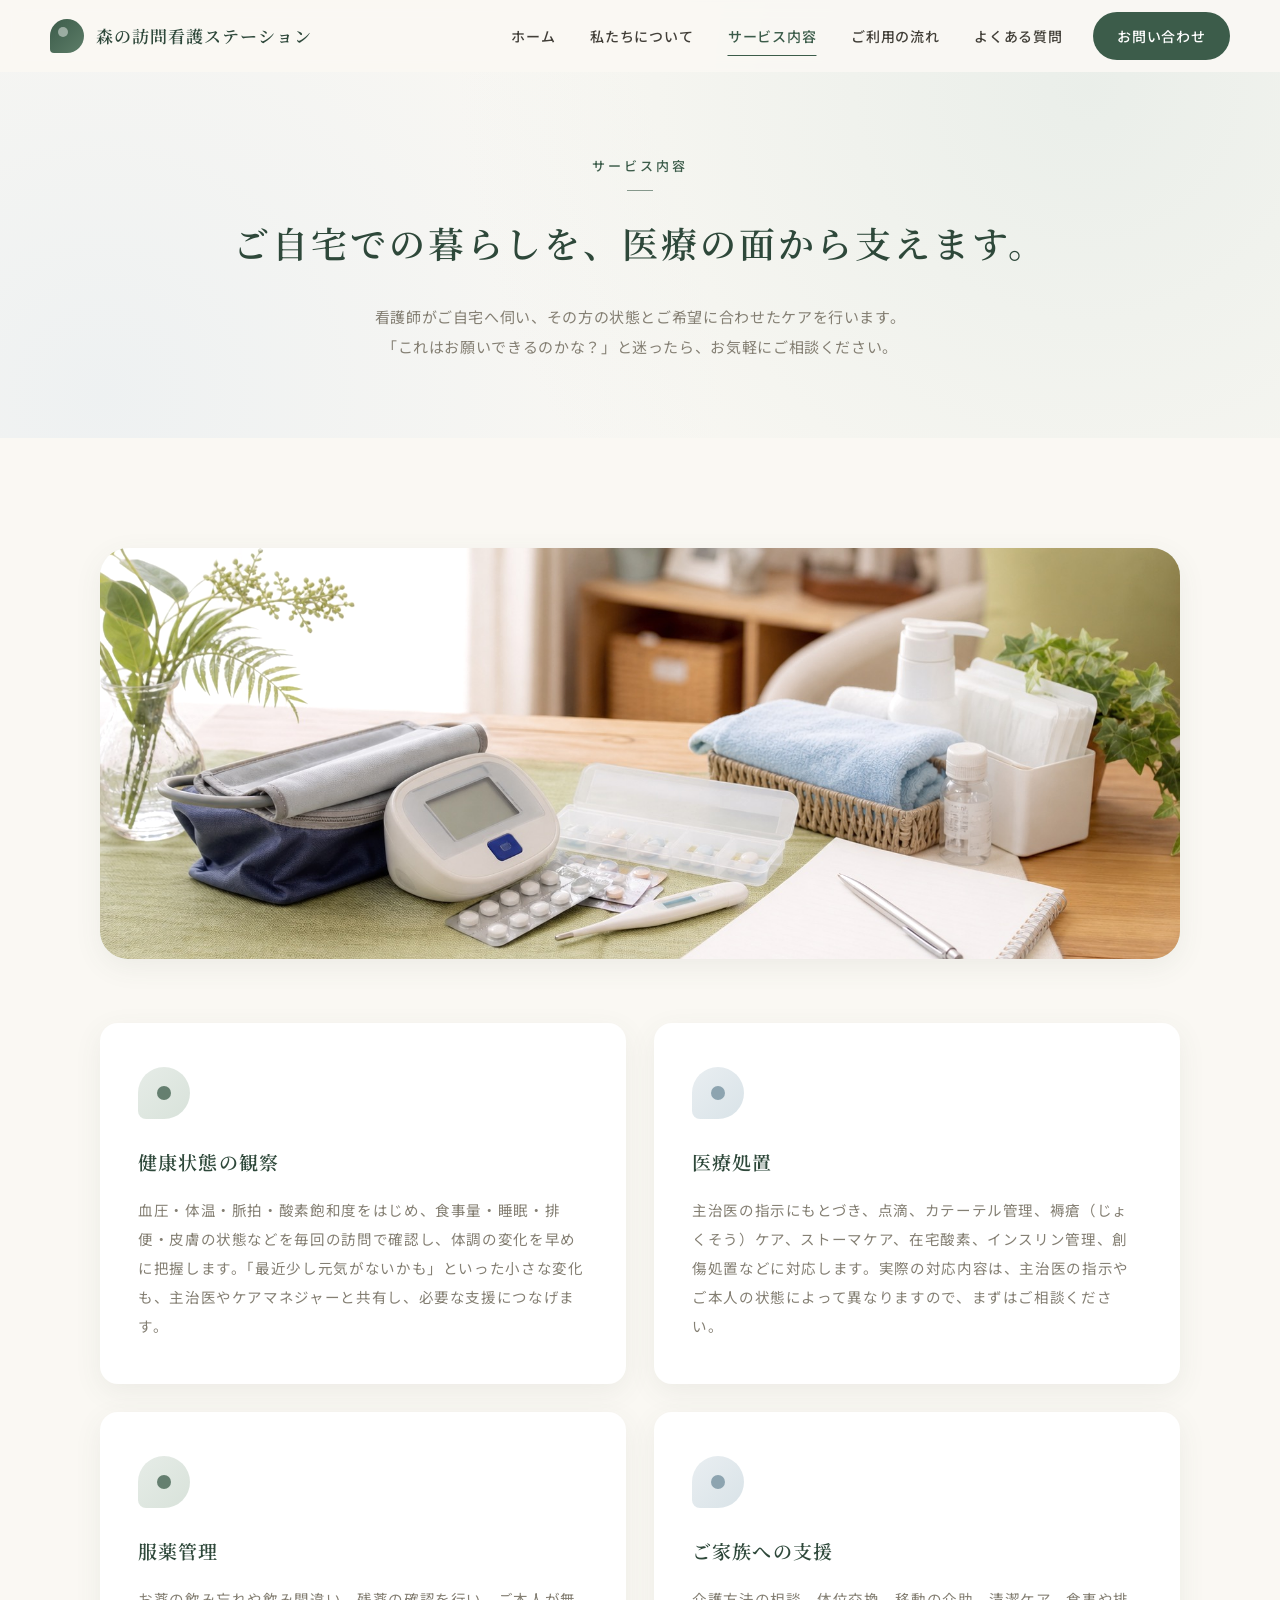
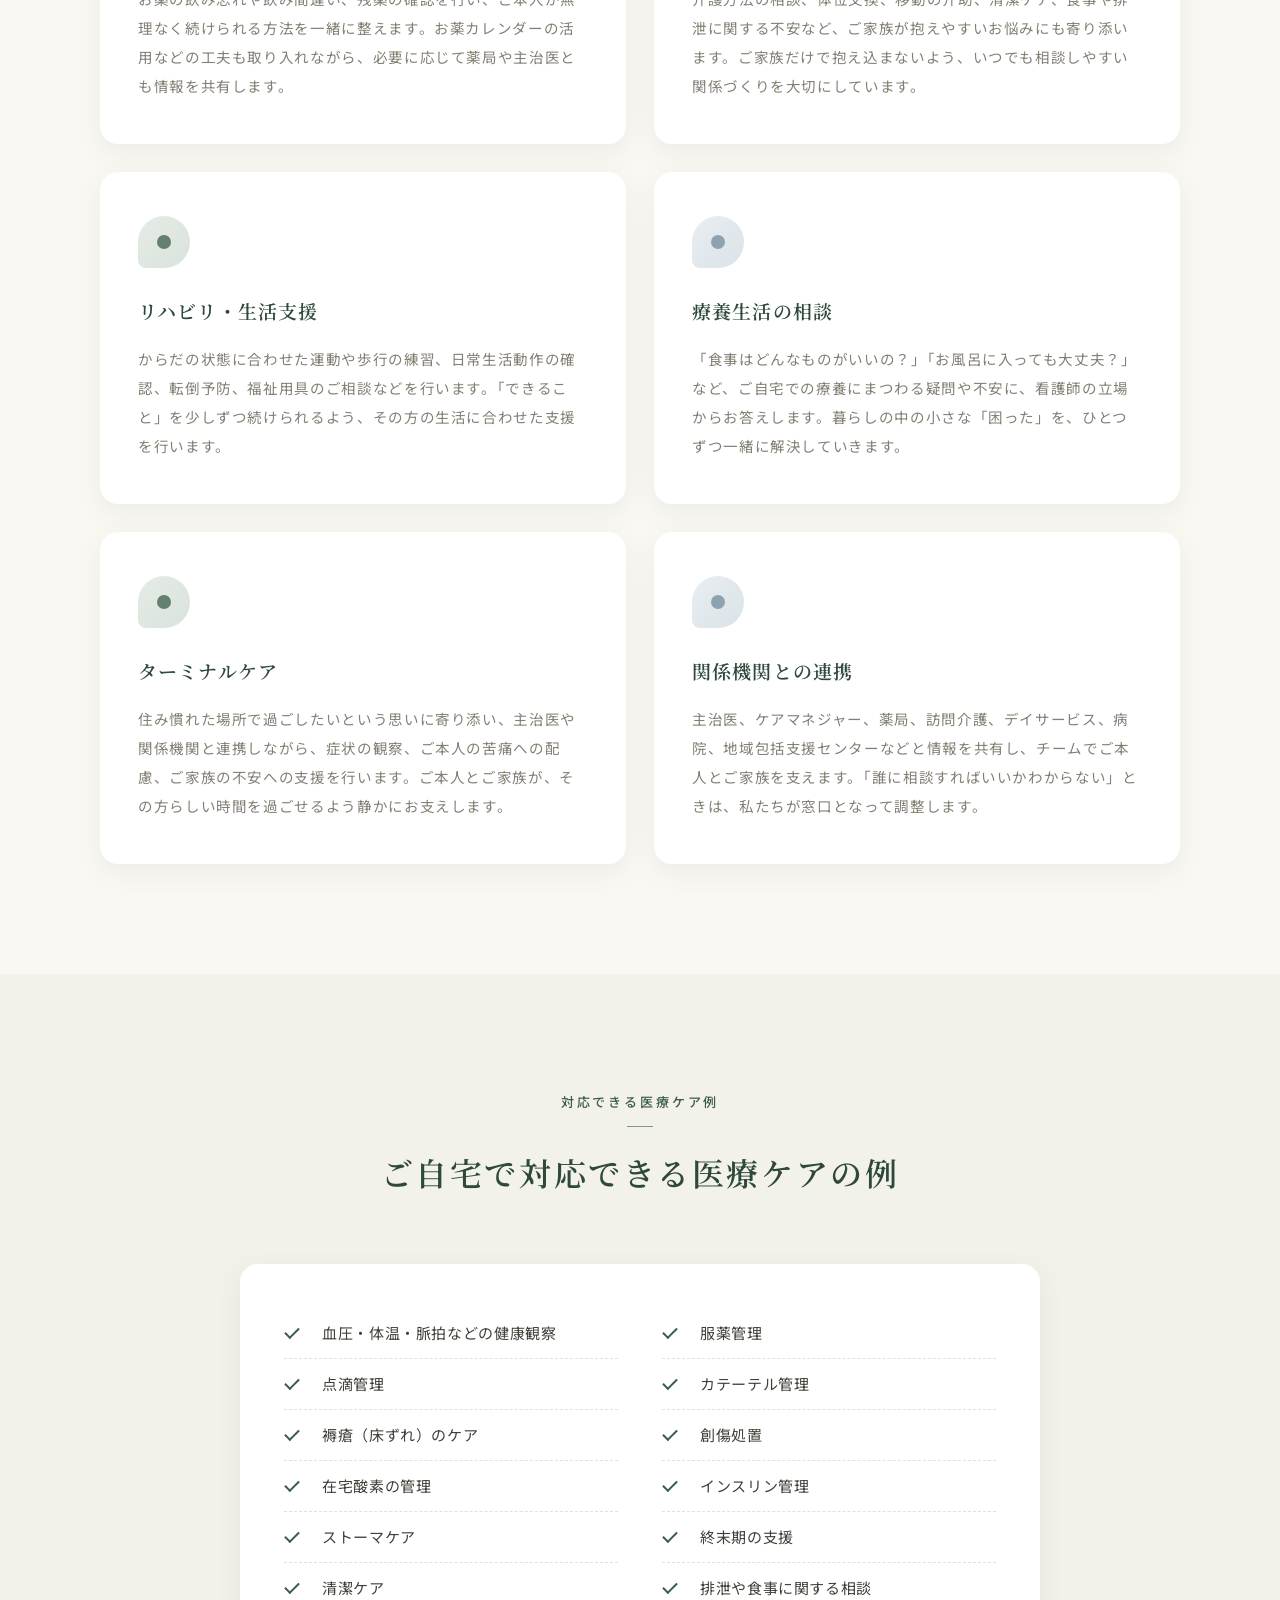
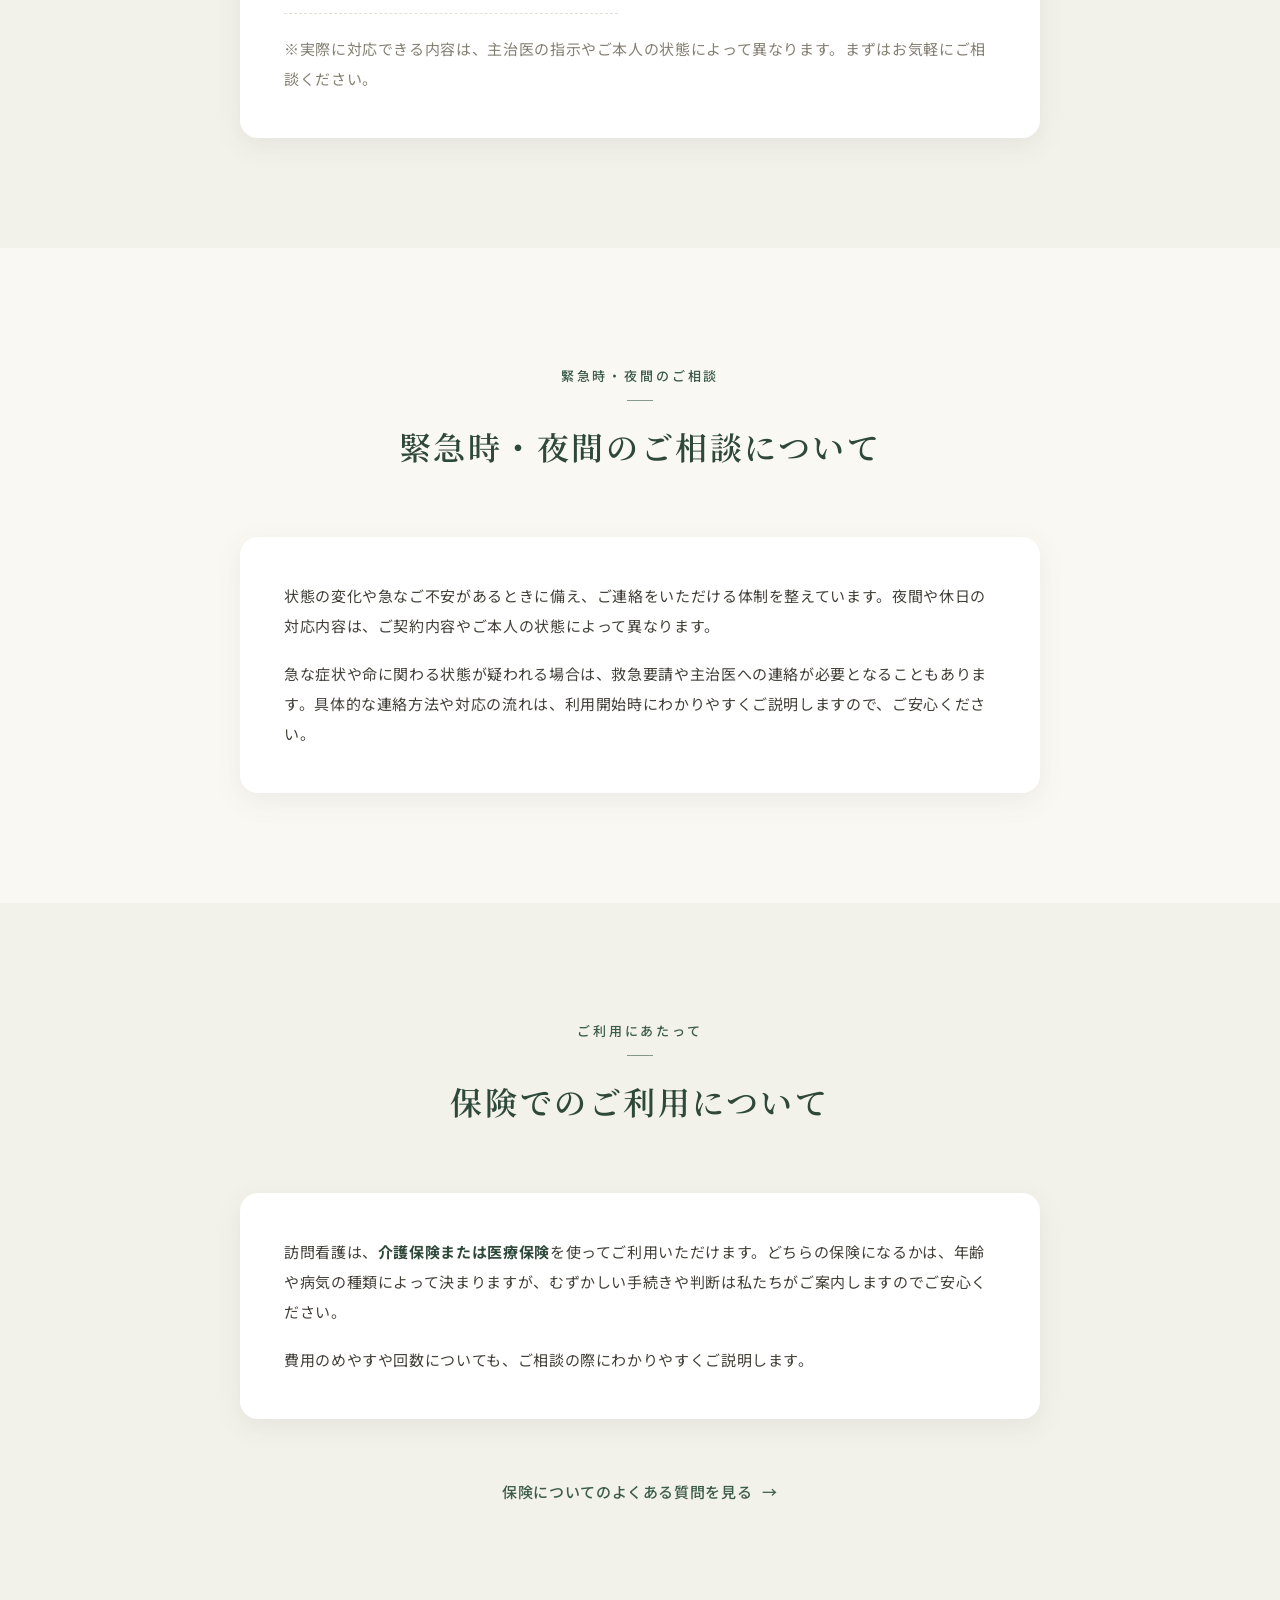
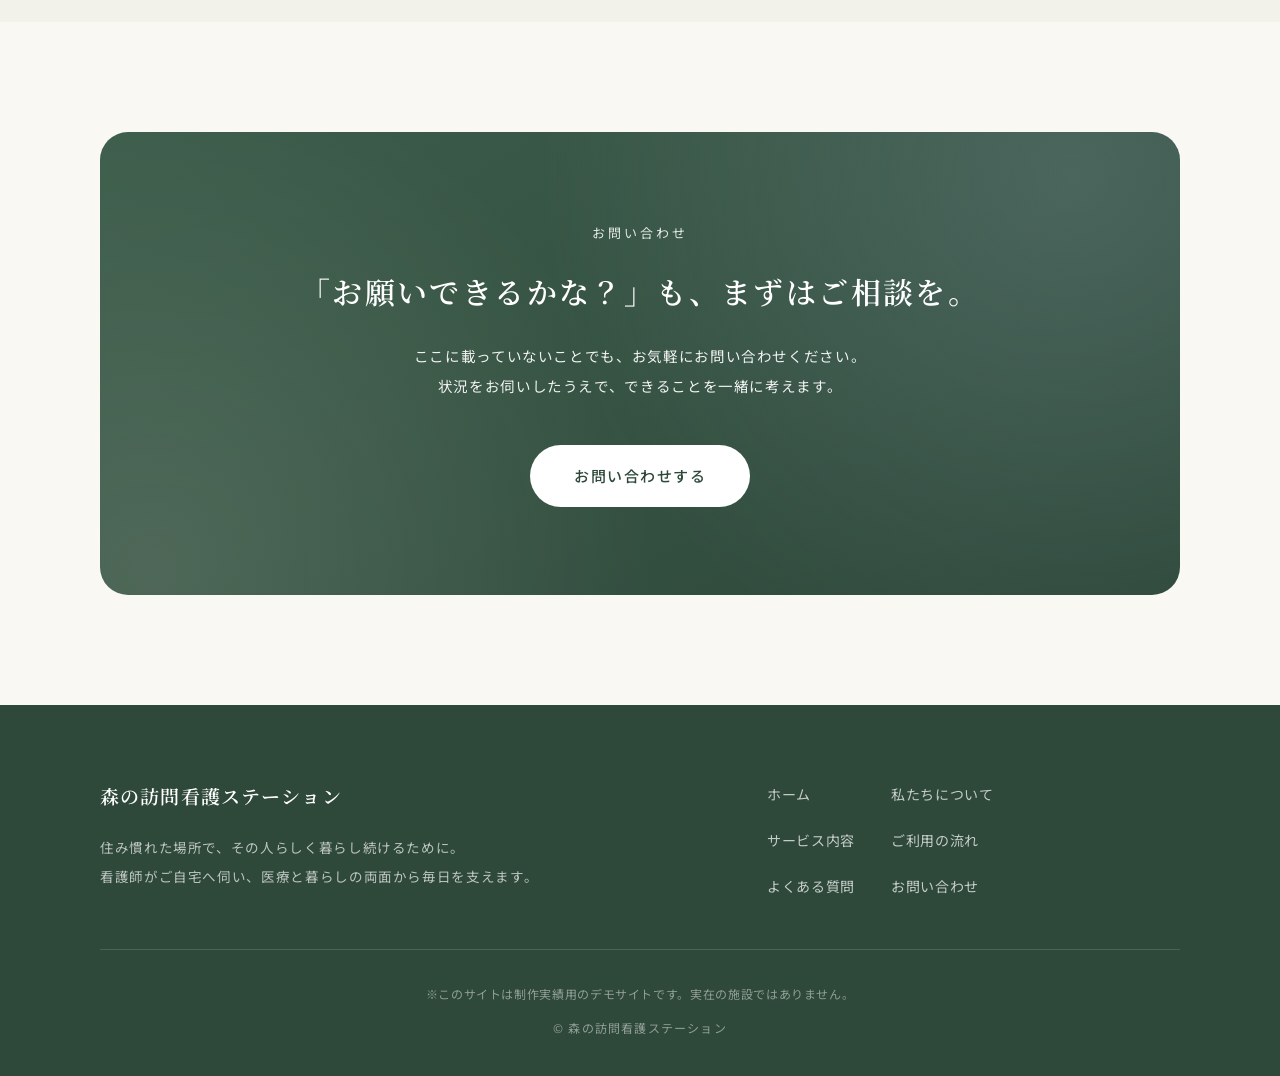
<file: service.html>
<!DOCTYPE html>
<html lang="ja">
<head>
  <meta charset="UTF-8">
  <meta name="viewport" content="width=device-width, initial-scale=1.0">
  <title>サービス内容｜森の訪問看護ステーション</title>
  <meta name="description" content="健康状態の観察、服薬管理、医療処置、ご家族への支援、終末期ケアなど、森の訪問看護ステーションのサービス内容をご紹介します。">
  <link rel="preconnect" href="https://fonts.googleapis.com">
  <link rel="preconnect" href="https://fonts.gstatic.com" crossorigin>
  <link href="https://fonts.googleapis.com/css2?family=Noto+Sans+JP:wght@400;500;700&family=Noto+Serif+JP:wght@500;600&display=swap" rel="stylesheet">
  <link rel="stylesheet" href="style.css">
</head>
<body>

  <header class="header" id="header">
    <div class="header-inner">
      <a href="index.html" class="logo">
        <span class="logo-mark" aria-hidden="true"></span>
        <span class="logo-text">森の訪問看護ステーション</span>
      </a>
      <nav class="nav" id="nav" aria-label="メインナビゲーション">
        <ul class="nav-list">
          <li><a href="index.html" class="nav-link">ホーム</a></li>
          <li><a href="about.html" class="nav-link">私たちについて</a></li>
          <li><a href="service.html" class="nav-link is-active">サービス内容</a></li>
          <li><a href="guide.html" class="nav-link">ご利用の流れ</a></li>
          <li><a href="faq.html" class="nav-link">よくある質問</a></li>
          <li><a href="contact.html" class="nav-link nav-link-cta">お問い合わせ</a></li>
        </ul>
      </nav>
      <button class="menu-button" id="menuButton" aria-label="メニューを開く" aria-expanded="false" aria-controls="nav">
        <span class="menu-bar"></span>
        <span class="menu-bar"></span>
        <span class="menu-bar"></span>
      </button>
    </div>
  </header>

  <main>

    <section class="page-hero">
      <div class="container">
        <p class="page-hero-label">サービス内容</p>
        <h1 class="page-hero-title">ご自宅での暮らしを、<br class="sp-only">医療の面から支えます。</h1>
        <p class="page-hero-lead">
          看護師がご自宅へ伺い、その方の状態とご希望に合わせたケアを行います。<br>
          「これはお願いできるのかな？」と迷ったら、お気軽にご相談ください。
        </p>
      </div>
    </section>

    <section class="section">
      <div class="container">
        <div class="photo-frame section-photo fade-in">
          <img src="assets/images/service-care.jpg" alt="地域での暮らしを支える訪問看護のサービス内容" class="image-soft" loading="lazy">
        </div>
        <div class="card-grid card-grid-2">

          <article class="card card-service fade-in">
            <div class="card-icon" aria-hidden="true"><span class="icon-dot"></span></div>
            <h2 class="card-title">健康状態の観察</h2>
            <p class="card-text">
              血圧・体温・脈拍・酸素飽和度をはじめ、食事量・睡眠・排便・皮膚の状態などを毎回の訪問で確認し、体調の変化を早めに把握します。「最近少し元気がないかも」といった小さな変化も、主治医やケアマネジャーと共有し、必要な支援につなげます。
            </p>
          </article>

          <article class="card card-service fade-in">
            <div class="card-icon card-icon-blue" aria-hidden="true"><span class="icon-dot"></span></div>
            <h2 class="card-title">医療処置</h2>
            <p class="card-text">
              主治医の指示にもとづき、点滴、カテーテル管理、褥瘡（じょくそう）ケア、ストーマケア、在宅酸素、インスリン管理、創傷処置などに対応します。実際の対応内容は、主治医の指示やご本人の状態によって異なりますので、まずはご相談ください。
            </p>
          </article>

          <article class="card card-service fade-in">
            <div class="card-icon" aria-hidden="true"><span class="icon-dot"></span></div>
            <h2 class="card-title">服薬管理</h2>
            <p class="card-text">
              お薬の飲み忘れや飲み間違い、残薬の確認を行い、ご本人が無理なく続けられる方法を一緒に整えます。お薬カレンダーの活用などの工夫も取り入れながら、必要に応じて薬局や主治医とも情報を共有します。
            </p>
          </article>

          <article class="card card-service fade-in">
            <div class="card-icon card-icon-blue" aria-hidden="true"><span class="icon-dot"></span></div>
            <h2 class="card-title">ご家族への支援</h2>
            <p class="card-text">
              介護方法の相談、体位交換、移動の介助、清潔ケア、食事や排泄に関する不安など、ご家族が抱えやすいお悩みにも寄り添います。ご家族だけで抱え込まないよう、いつでも相談しやすい関係づくりを大切にしています。
            </p>
          </article>

          <article class="card card-service fade-in">
            <div class="card-icon" aria-hidden="true"><span class="icon-dot"></span></div>
            <h2 class="card-title">リハビリ・生活支援</h2>
            <p class="card-text">
              からだの状態に合わせた運動や歩行の練習、日常生活動作の確認、転倒予防、福祉用具のご相談などを行います。「できること」を少しずつ続けられるよう、その方の生活に合わせた支援を行います。
            </p>
          </article>

          <article class="card card-service fade-in">
            <div class="card-icon card-icon-blue" aria-hidden="true"><span class="icon-dot"></span></div>
            <h2 class="card-title">療養生活の相談</h2>
            <p class="card-text">
              「食事はどんなものがいいの？」「お風呂に入っても大丈夫？」など、ご自宅での療養にまつわる疑問や不安に、看護師の立場からお答えします。暮らしの中の小さな「困った」を、ひとつずつ一緒に解決していきます。
            </p>
          </article>

          <article class="card card-service fade-in">
            <div class="card-icon" aria-hidden="true"><span class="icon-dot"></span></div>
            <h2 class="card-title">ターミナルケア</h2>
            <p class="card-text">
              住み慣れた場所で過ごしたいという思いに寄り添い、主治医や関係機関と連携しながら、症状の観察、ご本人の苦痛への配慮、ご家族の不安への支援を行います。ご本人とご家族が、その方らしい時間を過ごせるよう静かにお支えします。
            </p>
          </article>

          <article class="card card-service fade-in">
            <div class="card-icon card-icon-blue" aria-hidden="true"><span class="icon-dot"></span></div>
            <h2 class="card-title">関係機関との連携</h2>
            <p class="card-text">
              主治医、ケアマネジャー、薬局、訪問介護、デイサービス、病院、地域包括支援センターなどと情報を共有し、チームでご本人とご家族を支えます。「誰に相談すればいいかわからない」ときは、私たちが窓口となって調整します。
            </p>
          </article>

        </div>
      </div>
    </section>

    <!-- 対応できる医療ケア例 -->
    <section class="section section-tinted">
      <div class="container container-narrow">
        <div class="section-heading fade-in">
          <p class="section-label">対応できる医療ケア例</p>
          <h2 class="section-title">ご自宅で対応できる<br class="sp-only">医療ケアの例</h2>
        </div>
        <div class="info-box fade-in">
          <ul class="check-list care-grid">
            <li>血圧・体温・脈拍などの健康観察</li>
            <li>服薬管理</li>
            <li>点滴管理</li>
            <li>カテーテル管理</li>
            <li>褥瘡（床ずれ）のケア</li>
            <li>創傷処置</li>
            <li>在宅酸素の管理</li>
            <li>インスリン管理</li>
            <li>ストーマケア</li>
            <li>終末期の支援</li>
            <li>清潔ケア</li>
            <li>排泄や食事に関する相談</li>
          </ul>
          <p class="info-box-note">※実際に対応できる内容は、主治医の指示やご本人の状態によって異なります。まずはお気軽にご相談ください。</p>
        </div>
      </div>
    </section>

    <!-- 緊急時・夜間のご相談について -->
    <section class="section">
      <div class="container container-narrow">
        <div class="section-heading fade-in">
          <p class="section-label">緊急時・夜間のご相談</p>
          <h2 class="section-title">緊急時・夜間の<br class="sp-only">ご相談について</h2>
        </div>
        <div class="info-box fade-in">
          <p>
            状態の変化や急なご不安があるときに備え、ご連絡をいただける体制を整えています。夜間や休日の対応内容は、ご契約内容やご本人の状態によって異なります。
          </p>
          <p>
            急な症状や命に関わる状態が疑われる場合は、救急要請や主治医への連絡が必要となることもあります。具体的な連絡方法や対応の流れは、利用開始時にわかりやすくご説明しますので、ご安心ください。
          </p>
        </div>
      </div>
    </section>

    <section class="section section-tinted">
      <div class="container container-narrow">
        <div class="section-heading fade-in">
          <p class="section-label">ご利用にあたって</p>
          <h2 class="section-title">保険でのご利用について</h2>
        </div>
        <div class="info-box fade-in">
          <p>
            訪問看護は、<strong>介護保険または医療保険</strong>を使ってご利用いただけます。どちらの保険になるかは、年齢や病気の種類によって決まりますが、むずかしい手続きや判断は私たちがご案内しますのでご安心ください。
          </p>
          <p>
            費用のめやすや回数についても、ご相談の際にわかりやすくご説明します。
          </p>
        </div>
        <div class="section-more fade-in">
          <a href="faq.html" class="text-link">保険についてのよくある質問を見る<span class="text-link-arrow" aria-hidden="true">→</span></a>
        </div>
      </div>
    </section>

    <section class="cta-section">
      <div class="container">
        <div class="cta-box fade-in">
          <p class="cta-label">お問い合わせ</p>
          <h2 class="cta-title">「お願いできるかな？」も、<br class="sp-only">まずはご相談を。</h2>
          <p class="cta-text">
            ここに載っていないことでも、お気軽にお問い合わせください。<br>
            状況をお伺いしたうえで、できることを一緒に考えます。
          </p>
          <a href="contact.html" class="button button-light">お問い合わせする</a>
        </div>
      </div>
    </section>

  </main>

  <footer class="footer">
    <div class="container">
      <div class="footer-grid">
        <div class="footer-about">
          <p class="footer-logo">森の訪問看護ステーション</p>
          <p class="footer-description">
            住み慣れた場所で、その人らしく暮らし続けるために。<br>
            看護師がご自宅へ伺い、医療と暮らしの両面から毎日を支えます。
          </p>
        </div>
        <nav class="footer-nav" aria-label="フッターナビゲーション">
          <ul class="footer-nav-list">
            <li><a href="index.html">ホーム</a></li>
            <li><a href="about.html">私たちについて</a></li>
            <li><a href="service.html">サービス内容</a></li>
            <li><a href="guide.html">ご利用の流れ</a></li>
            <li><a href="faq.html">よくある質問</a></li>
            <li><a href="contact.html">お問い合わせ</a></li>
          </ul>
        </nav>
      </div>
      <p class="footer-note">※このサイトは制作実績用のデモサイトです。実在の施設ではありません。</p>
      <p class="footer-copyright">&copy; 森の訪問看護ステーション</p>
    </div>
  </footer>

  <script src="script.js"></script>
</body>
</html>
</file>
<file: style.css>
@charset "UTF-8";

/* ==========================================================
   森の訪問看護ステーション
   - 白〜生成りを基調に、深いグリーンとくすみブルーを差し色に
   - 余白と細い線で上品に、医療サイトとしての清潔感を保つ
   ========================================================== */

:root {
  /* 色 */
  --color-bg: #faf8f3;            /* 生成り */
  --color-bg-tinted: #f2f1ea;     /* 少し深い生成り */
  --color-white: #ffffff;
  --color-green: #3c5c4a;         /* 深いグリーン */
  --color-green-dark: #2e483a;
  --color-green-pale: #e6ece7;
  --color-blue: #8da4b0;          /* くすみブルー */
  --color-blue-pale: #e9eef1;
  --color-text: #423f38;
  --color-text-light: #847f73;
  --color-line: #e3e0d6;

  /* フォント */
  --font-sans: "Noto Sans JP", "Hiragino Kaku Gothic ProN", sans-serif;
  --font-serif: "Noto Serif JP", "Hiragino Mincho ProN", serif;

  /* その他 */
  --header-height: 72px;
  --radius-s: 10px;
  --radius-m: 18px;
  --radius-l: 28px;
  --shadow-card: 0 8px 28px rgba(82, 90, 76, 0.08);
  --shadow-card-hover: 0 14px 36px rgba(82, 90, 76, 0.13);
}

/* ----------------------------------------------------------
   リセット・ベース
---------------------------------------------------------- */
*,
*::before,
*::after {
  box-sizing: border-box;
  margin: 0;
  padding: 0;
}

html {
  scroll-behavior: smooth;
  overflow-x: hidden;
}

body {
  font-family: var(--font-sans);
  font-size: 16px;
  line-height: 2;
  letter-spacing: 0.04em;
  color: var(--color-text);
  background-color: var(--color-bg);
  -webkit-font-smoothing: antialiased;
  overflow-x: hidden;
}

img {
  max-width: 100%;
  height: auto;
  display: block;
}

ul,
ol {
  list-style: none;
}

a {
  color: inherit;
  text-decoration: none;
}

button {
  font-family: inherit;
  cursor: pointer;
  background: none;
  border: none;
}

.sp-only {
  display: none;
}

@media (max-width: 767px) {
  .sp-only {
    display: inline;
  }
  .pc-only {
    display: none;
  }
}

/* ----------------------------------------------------------
   共通レイアウト
---------------------------------------------------------- */
.container {
  width: min(92%, 1080px);
  margin: 0 auto;
}

.container-narrow {
  width: min(92%, 800px);
  margin: 0 auto;
}

.section {
  padding: 110px 0;
}

.section-tinted {
  background-color: var(--color-bg-tinted);
}

.section-heading {
  margin-bottom: 64px;
  text-align: center;
}

.section-label {
  display: inline-block;
  font-size: 13px;
  font-weight: 500;
  letter-spacing: 0.22em;
  color: var(--color-green);
  margin-bottom: 18px;
  position: relative;
  padding-bottom: 12px;
}

.section-label::after {
  content: "";
  position: absolute;
  bottom: 0;
  left: 50%;
  transform: translateX(-50%);
  width: 26px;
  height: 1px;
  background-color: var(--color-green);
  opacity: 0.6;
}

.section-title {
  font-family: var(--font-serif);
  font-size: clamp(24px, 3.4vw, 32px);
  font-weight: 600;
  line-height: 1.7;
  letter-spacing: 0.08em;
  color: var(--color-green-dark);
}

.section-lead {
  margin-top: 24px;
  font-size: 15px;
  color: var(--color-text-light);
}

.section-more {
  margin-top: 56px;
  text-align: center;
}

/* ----------------------------------------------------------
   ボタン・リンク
---------------------------------------------------------- */
.button {
  display: inline-block;
  max-width: 100%;
  padding: 16px 44px;
  border-radius: 999px;
  font-size: 15px;
  font-weight: 500;
  letter-spacing: 0.1em;
  text-align: center;
  transition: background-color 0.3s ease, color 0.3s ease,
    border-color 0.3s ease, box-shadow 0.3s ease, transform 0.3s ease;
}

.button-primary {
  background-color: var(--color-green);
  color: var(--color-white);
  box-shadow: 0 6px 18px rgba(60, 92, 74, 0.25);
}

.button-primary:hover {
  background-color: var(--color-green-dark);
  transform: translateY(-2px);
}

.button-outline {
  background-color: transparent;
  color: var(--color-green);
  border: 1px solid var(--color-green);
}

.button-outline:hover {
  background-color: var(--color-green);
  color: var(--color-white);
}

.button-light {
  background-color: var(--color-white);
  color: var(--color-green-dark);
}

.button-light:hover {
  background-color: var(--color-bg);
  transform: translateY(-2px);
}

.button-wide {
  min-width: 280px;
}

.text-link {
  display: inline-flex;
  align-items: center;
  gap: 10px;
  font-size: 15px;
  font-weight: 500;
  color: var(--color-green);
  border-bottom: 1px solid transparent;
  padding-bottom: 4px;
  transition: border-color 0.3s ease;
}

.text-link:hover {
  border-color: var(--color-green);
}

.text-link-arrow {
  transition: transform 0.3s ease;
}

.text-link:hover .text-link-arrow {
  transform: translateX(5px);
}

/* ----------------------------------------------------------
   ヘッダー
---------------------------------------------------------- */
.header {
  position: fixed;
  top: 0;
  left: 0;
  width: 100%;
  height: var(--header-height);
  background-color: rgba(250, 248, 243, 0.92);
  backdrop-filter: blur(8px);
  -webkit-backdrop-filter: blur(8px);
  z-index: 100;
  transition: box-shadow 0.3s ease;
}

.header.is-scrolled {
  box-shadow: 0 2px 20px rgba(82, 90, 76, 0.08);
}

.header-inner {
  width: min(94%, 1180px);
  height: 100%;
  margin: 0 auto;
  display: flex;
  align-items: center;
  justify-content: space-between;
}

.logo {
  display: flex;
  align-items: center;
  gap: 12px;
}

.logo-mark {
  width: 34px;
  height: 34px;
  border-radius: 50% 50% 50% 4px;
  background: linear-gradient(135deg, var(--color-green) 0%, #5d7d68 100%);
  position: relative;
  flex-shrink: 0;
}

.logo-mark::after {
  content: "";
  position: absolute;
  top: 8px;
  left: 8px;
  width: 10px;
  height: 10px;
  border-radius: 50%;
  background-color: rgba(255, 255, 255, 0.45);
}

.logo-text {
  font-family: var(--font-serif);
  font-size: 17px;
  font-weight: 600;
  letter-spacing: 0.06em;
  color: var(--color-green-dark);
}

.nav-list {
  display: flex;
  align-items: center;
  gap: 6px;
}

.nav-link {
  display: inline-block;
  padding: 10px 14px;
  font-size: 14px;
  font-weight: 500;
  letter-spacing: 0.06em;
  color: var(--color-text);
  border-radius: 8px;
  position: relative;
  transition: color 0.3s ease;
}

.nav-link::after {
  content: "";
  position: absolute;
  bottom: 4px;
  left: 50%;
  transform: translateX(-50%) scaleX(0);
  width: calc(100% - 28px);
  height: 1px;
  background-color: var(--color-green);
  transition: transform 0.3s ease;
}

.nav-link:hover {
  color: var(--color-green);
}

.nav-link:hover::after,
.nav-link.is-active::after {
  transform: translateX(-50%) scaleX(1);
}

.nav-link.is-active {
  color: var(--color-green);
}

.nav-link-cta {
  margin-left: 10px;
  padding: 10px 24px;
  background-color: var(--color-green);
  color: var(--color-white);
  border-radius: 999px;
}

.nav-link-cta::after {
  display: none;
}

.nav-link-cta:hover {
  background-color: var(--color-green-dark);
  color: var(--color-white);
}

.nav-link-cta.is-active {
  color: var(--color-white);
  background-color: var(--color-green-dark);
}

/* ハンバーガー */
.menu-button {
  display: none;
  flex-direction: column;
  justify-content: center;
  gap: 7px;
  width: 48px;
  height: 48px;
  padding: 12px;
  z-index: 110;
}

.menu-bar {
  display: block;
  width: 100%;
  height: 1.5px;
  background-color: var(--color-green-dark);
  transition: transform 0.3s ease, opacity 0.3s ease;
}

.menu-button.is-open .menu-bar:nth-child(1) {
  transform: translateY(8.5px) rotate(45deg);
}

.menu-button.is-open .menu-bar:nth-child(2) {
  opacity: 0;
}

.menu-button.is-open .menu-bar:nth-child(3) {
  transform: translateY(-8.5px) rotate(-45deg);
}

@media (max-width: 900px) {
  .menu-button {
    display: flex;
  }

  .nav {
    position: fixed;
    top: 0;
    right: 0;
    width: min(78%, 340px);
    height: 100dvh;
    background-color: var(--color-bg);
    padding: 110px 36px 40px;
    transform: translateX(100%);
    transition: transform 0.4s cubic-bezier(0.25, 0.8, 0.3, 1);
    box-shadow: -10px 0 40px rgba(82, 90, 76, 0.1);
  }

  .nav.is-open {
    transform: translateX(0);
  }

  .nav-list {
    flex-direction: column;
    align-items: stretch;
    gap: 4px;
  }

  .nav-link {
    display: block;
    padding: 14px 10px;
    font-size: 15px;
    border-bottom: 1px solid var(--color-line);
    border-radius: 0;
  }

  .nav-link::after {
    display: none;
  }

  .nav-link-cta {
    margin: 24px 0 0;
    text-align: center;
    border-radius: 999px;
    border-bottom: none;
  }
}

/* ----------------------------------------------------------
   ファーストビュー（トップ）
---------------------------------------------------------- */
.hero {
  position: relative;
  padding: calc(var(--header-height) + 80px) 0 110px;
  overflow: hidden;
}

.hero-bg {
  position: absolute;
  inset: 0;
  pointer-events: none;
}

.hero-circle {
  position: absolute;
  border-radius: 50%;
}

.hero-circle-1 {
  width: 560px;
  height: 560px;
  top: -180px;
  right: -120px;
  background: radial-gradient(circle, rgba(230, 236, 231, 0.9) 0%, rgba(230, 236, 231, 0) 70%);
}

.hero-circle-2 {
  width: 420px;
  height: 420px;
  bottom: -160px;
  left: -140px;
  background: radial-gradient(circle, rgba(233, 238, 241, 0.9) 0%, rgba(233, 238, 241, 0) 70%);
}

.hero-circle-3 {
  width: 240px;
  height: 240px;
  top: 30%;
  left: 42%;
  background: radial-gradient(circle, rgba(250, 246, 233, 0.95) 0%, rgba(250, 246, 233, 0) 70%);
}

.hero-inner {
  position: relative;
  width: min(92%, 1080px);
  margin: 0 auto;
  display: grid;
  grid-template-columns: 1.15fr 0.85fr;
  align-items: center;
  gap: 60px;
}

.hero-station {
  font-size: 14px;
  font-weight: 500;
  letter-spacing: 0.2em;
  color: var(--color-green);
  margin-bottom: 22px;
  display: flex;
  align-items: center;
  gap: 14px;
}

.hero-station::before {
  content: "";
  width: 32px;
  height: 1px;
  background-color: var(--color-green);
  opacity: 0.6;
}

.hero-title {
  font-family: var(--font-serif);
  font-size: clamp(30px, 4.6vw, 46px);
  font-weight: 600;
  line-height: 1.75;
  letter-spacing: 0.1em;
  color: var(--color-green-dark);
  margin-bottom: 32px;
}

.hero-lead {
  font-size: 15px;
  line-height: 2.2;
  color: var(--color-text-light);
  margin-bottom: 44px;
  max-width: 34em;
}

.hero-buttons {
  display: flex;
  flex-wrap: wrap;
  gap: 16px;
}

/* ヒーロービジュアル：木漏れ日のイメージをCSSで表現（画像差し替え可） */
.hero-visual {
  position: relative;
  aspect-ratio: 4 / 5;
  max-height: 520px;
  border-radius: 200px 200px var(--radius-l) var(--radius-l);
  background: linear-gradient(168deg, #e9efe9 0%, #dfe8e0 38%, #cfdcd2 100%);
  overflow: hidden;
}

.hero-visual-inner {
  position: absolute;
  inset: 0;
}

.leaf {
  position: absolute;
  background: linear-gradient(135deg, rgba(60, 92, 74, 0.32) 0%, rgba(60, 92, 74, 0.1) 100%);
  border-radius: 0 999px;
}

.leaf-1 {
  width: 120px;
  height: 120px;
  top: 14%;
  left: 16%;
  transform: rotate(-18deg);
}

.leaf-2 {
  width: 78px;
  height: 78px;
  top: 38%;
  right: 16%;
  transform: rotate(32deg);
  opacity: 0.7;
}

.leaf-3 {
  width: 56px;
  height: 56px;
  bottom: 20%;
  left: 26%;
  transform: rotate(8deg);
  opacity: 0.5;
}

.light-spot {
  position: absolute;
  border-radius: 50%;
  background: radial-gradient(circle, rgba(255, 252, 240, 0.85) 0%, rgba(255, 252, 240, 0) 70%);
}

.light-spot-1 {
  width: 260px;
  height: 260px;
  top: -40px;
  right: -30px;
}

.light-spot-2 {
  width: 180px;
  height: 180px;
  bottom: 6%;
  right: 20%;
  opacity: 0.8;
}

@media (max-width: 900px) {
  .hero {
    padding: calc(var(--header-height) + 48px) 0 80px;
  }

  .hero-inner {
    grid-template-columns: 1fr;
    gap: 48px;
  }

  .hero-visual {
    max-width: 420px;
    max-height: 380px;
    aspect-ratio: 5 / 4;
    margin: 0 auto;
    width: 100%;
    border-radius: 160px 160px var(--radius-l) var(--radius-l);
  }
}

@media (max-width: 767px) {
  .hero-buttons .button {
    flex: 1 1 100%;
  }
}

/* ----------------------------------------------------------
   下層ページ共通ヒーロー
---------------------------------------------------------- */
.page-hero {
  padding: calc(var(--header-height) + 76px) 0 76px;
  background:
    radial-gradient(circle at 85% 20%, rgba(230, 236, 231, 0.8) 0%, rgba(230, 236, 231, 0) 55%),
    radial-gradient(circle at 8% 90%, rgba(233, 238, 241, 0.7) 0%, rgba(233, 238, 241, 0) 50%),
    var(--color-bg);
  text-align: center;
}

.page-hero-label {
  font-size: 13px;
  font-weight: 500;
  letter-spacing: 0.22em;
  color: var(--color-green);
  margin-bottom: 20px;
  position: relative;
  display: inline-block;
  padding-bottom: 12px;
}

.page-hero-label::after {
  content: "";
  position: absolute;
  bottom: 0;
  left: 50%;
  transform: translateX(-50%);
  width: 26px;
  height: 1px;
  background-color: var(--color-green);
  opacity: 0.6;
}

.page-hero-title {
  display: block;
  font-family: var(--font-serif);
  font-size: clamp(26px, 3.8vw, 36px);
  font-weight: 600;
  line-height: 1.75;
  letter-spacing: 0.08em;
  color: var(--color-green-dark);
}

.page-hero-lead {
  margin-top: 28px;
  font-size: 15px;
  color: var(--color-text-light);
}

/* ----------------------------------------------------------
   カード
---------------------------------------------------------- */
.card-grid {
  display: grid;
  gap: 28px;
}

.card-grid-3 {
  grid-template-columns: repeat(3, 1fr);
}

.card-grid-2 {
  grid-template-columns: repeat(2, 1fr);
}

@media (max-width: 900px) {
  .card-grid-3 {
    grid-template-columns: repeat(2, 1fr);
  }
}

@media (max-width: 640px) {
  .card-grid-3,
  .card-grid-2 {
    grid-template-columns: 1fr;
  }
}

.card {
  background-color: var(--color-white);
  border-radius: var(--radius-m);
  padding: 40px 32px;
  box-shadow: var(--shadow-card);
  transition: box-shadow 0.3s ease, transform 0.3s ease;
}

.card:hover {
  box-shadow: var(--shadow-card-hover);
  transform: translateY(-4px);
}

.card-icon {
  width: 52px;
  height: 52px;
  border-radius: 50% 50% 50% 8px;
  background: linear-gradient(135deg, var(--color-green-pale) 0%, #d8e2da 100%);
  display: flex;
  align-items: center;
  justify-content: center;
  margin-bottom: 24px;
}

.card-icon-blue {
  background: linear-gradient(135deg, var(--color-blue-pale) 0%, #d9e3e8 100%);
}

.icon-dot {
  width: 14px;
  height: 14px;
  border-radius: 50%;
  background-color: var(--color-green);
  opacity: 0.75;
}

.card-icon-blue .icon-dot {
  background-color: var(--color-blue);
  opacity: 1;
}

.card-title {
  font-family: var(--font-serif);
  font-size: 19px;
  font-weight: 600;
  letter-spacing: 0.06em;
  color: var(--color-green-dark);
  margin-bottom: 14px;
}

.card-text {
  font-size: 14.5px;
  line-height: 2;
  color: var(--color-text-light);
}

.card-service {
  padding: 44px 38px;
}

/* ----------------------------------------------------------
   私たちについて（トップ）
---------------------------------------------------------- */
.about-grid {
  display: grid;
  grid-template-columns: 0.9fr 1.1fr;
  gap: 64px;
  align-items: center;
}

.about-text p {
  margin-bottom: 24px;
  font-size: 15px;
  color: var(--color-text);
}

.about-text p:last-of-type {
  margin-bottom: 36px;
}

@media (max-width: 900px) {
  .about-grid {
    grid-template-columns: 1fr;
    gap: 44px;
  }
}

/* ----------------------------------------------------------
   画像プレースホルダー（後から画像差し替え用）
---------------------------------------------------------- */
.image-placeholder {
  position: relative;
  border-radius: var(--radius-l);
  background: linear-gradient(160deg, #edf1ec 0%, #e2e9e3 55%, #d6e0d8 100%);
  overflow: hidden;
  min-height: 300px;
}

.about-visual {
  aspect-ratio: 4 / 3;
}

.area-visual {
  aspect-ratio: 4 / 3;
}

.placeholder-shape {
  position: absolute;
}

.placeholder-shape-circle {
  width: 38%;
  aspect-ratio: 1;
  border-radius: 50%;
  top: 18%;
  left: 12%;
  background: radial-gradient(circle, rgba(255, 252, 242, 0.9) 0%, rgba(255, 252, 242, 0) 72%);
}

.placeholder-shape-arc {
  width: 52%;
  aspect-ratio: 1;
  border-radius: 50%;
  bottom: -30%;
  right: -10%;
  border: 1.5px solid rgba(60, 92, 74, 0.22);
  background: transparent;
}

.placeholder-shape-leaf {
  width: 90px;
  height: 90px;
  top: 24%;
  right: 22%;
  border-radius: 0 999px;
  background: linear-gradient(135deg, rgba(60, 92, 74, 0.26) 0%, rgba(60, 92, 74, 0.08) 100%);
  transform: rotate(-16deg);
}

.placeholder-shape-hill {
  width: 130%;
  height: 56%;
  bottom: -18%;
  left: -15%;
  border-radius: 50%;
  background: linear-gradient(180deg, rgba(60, 92, 74, 0.2) 0%, rgba(60, 92, 74, 0.06) 100%);
}

.placeholder-shape-sun {
  width: 110px;
  height: 110px;
  top: 16%;
  right: 18%;
  border-radius: 50%;
  background: radial-gradient(circle, rgba(255, 250, 232, 0.95) 20%, rgba(244, 236, 210, 0.6) 60%, rgba(244, 236, 210, 0) 100%);
}

/* ----------------------------------------------------------
   写真エリア（assets/images/ の写真を差し替えて使用）
   - 画像が未読み込みでも、枠のグラデーションが表示されて崩れない
---------------------------------------------------------- */
.photo-frame {
  position: relative;
  border-radius: var(--radius-l);
  overflow: hidden;
  background: linear-gradient(160deg, #edf1ec 0%, #e2e9e3 55%, #d6e0d8 100%);
  box-shadow: var(--shadow-card);
}

.image-soft {
  position: absolute;
  inset: 0;
  width: 100%;
  height: 100%;
  object-fit: cover;
  filter: brightness(1.04) saturate(0.96);
}

/* 読み込み失敗時はJSでこのクラスを付け、プレースホルダーに戻す */
.image-soft.is-hidden {
  display: none;
}

.photo-card {
  aspect-ratio: 4 / 3;
}

.section-photo {
  aspect-ratio: 21 / 8;
  min-height: 200px;
  margin-bottom: 64px;
}

.hero-photo {
  border-radius: inherit;
  z-index: 1;
}

.image-grid {
  display: grid;
  grid-template-columns: repeat(2, 1fr);
  gap: 28px;
}

.about-photo-grid {
  margin: 80px 0;
}

.faq-visual {
  aspect-ratio: 21 / 6;
  min-height: 140px;
  margin-bottom: 56px;
}

.faq-visual.image-placeholder {
  min-height: 140px;
}

@media (max-width: 767px) {
  .image-grid {
    grid-template-columns: 1fr;
    gap: 20px;
  }

  .section-photo {
    aspect-ratio: 16 / 10;
    min-height: 0;
    margin-bottom: 44px;
  }

  .about-photo-grid {
    margin: 56px 0;
  }

  .faq-visual {
    aspect-ratio: 16 / 7;
    min-height: 110px;
    margin-bottom: 40px;
  }
}

/* ----------------------------------------------------------
   ご利用の流れ
---------------------------------------------------------- */
.flow-list {
  display: flex;
  flex-direction: column;
  counter-reset: flow;
}

.flow-item {
  display: flex;
  gap: 28px;
  position: relative;
  padding-bottom: 44px;
}

.flow-item:last-child {
  padding-bottom: 0;
}

/* ステップをつなぐ縦線 */
.flow-item:not(:last-child)::before {
  content: "";
  position: absolute;
  top: 56px;
  left: 27px;
  bottom: 8px;
  width: 1px;
  background-color: var(--color-line);
}

.flow-number {
  flex-shrink: 0;
  width: 54px;
  height: 54px;
  border-radius: 50%;
  background-color: var(--color-white);
  border: 1px solid var(--color-green);
  color: var(--color-green);
  font-family: var(--font-serif);
  font-size: 20px;
  display: flex;
  align-items: center;
  justify-content: center;
}

.flow-body {
  padding-top: 8px;
}

.flow-title {
  font-family: var(--font-serif);
  font-size: 19px;
  font-weight: 600;
  letter-spacing: 0.06em;
  color: var(--color-green-dark);
  margin-bottom: 8px;
}

.flow-text {
  font-size: 14.5px;
  color: var(--color-text-light);
}

.flow-list-compact {
  max-width: 680px;
  margin: 0 auto;
}

/* ----------------------------------------------------------
   対応エリア
---------------------------------------------------------- */
.area-grid {
  display: grid;
  grid-template-columns: 1fr 1fr;
  gap: 64px;
  align-items: center;
}

.area-text .section-label {
  text-align: left;
}

.area-text .section-label::after {
  left: 0;
  transform: none;
}

.area-text .section-title {
  text-align: left;
  margin-bottom: 24px;
}

.area-lead {
  font-size: 15px;
  color: var(--color-text-light);
  margin-bottom: 28px;
}

.area-tags {
  display: flex;
  flex-wrap: wrap;
  gap: 12px;
}

.area-tags li {
  padding: 9px 22px;
  background-color: var(--color-white);
  border: 1px solid var(--color-line);
  border-radius: 999px;
  font-size: 14px;
  color: var(--color-green-dark);
}

.area-note {
  margin-top: 24px;
  font-size: 13.5px;
  color: var(--color-text-light);
}

@media (max-width: 900px) {
  .area-grid {
    grid-template-columns: 1fr;
    gap: 44px;
  }
}

/* ----------------------------------------------------------
   FAQ（アコーディオン）
---------------------------------------------------------- */
.faq-list {
  display: flex;
  flex-direction: column;
  gap: 18px;
}

.faq-item {
  background-color: var(--color-white);
  border-radius: var(--radius-m);
  box-shadow: var(--shadow-card);
  overflow: hidden;
}

.faq-question {
  width: 100%;
  display: flex;
  align-items: center;
  gap: 18px;
  padding: 26px 30px;
  text-align: left;
  transition: background-color 0.3s ease;
}

.faq-question:hover {
  background-color: rgba(230, 236, 231, 0.35);
}

.faq-q-mark {
  flex-shrink: 0;
  width: 36px;
  height: 36px;
  border-radius: 50%;
  background-color: var(--color-green-pale);
  color: var(--color-green);
  font-family: var(--font-serif);
  font-size: 16px;
  display: flex;
  align-items: center;
  justify-content: center;
}

.faq-q-text {
  flex: 1;
  font-size: 15.5px;
  font-weight: 500;
  letter-spacing: 0.05em;
  color: var(--color-text);
  line-height: 1.7;
}

.faq-toggle {
  flex-shrink: 0;
  position: relative;
  width: 16px;
  height: 16px;
}

.faq-toggle::before,
.faq-toggle::after {
  content: "";
  position: absolute;
  top: 50%;
  left: 50%;
  width: 14px;
  height: 1.5px;
  background-color: var(--color-green);
  transform: translate(-50%, -50%);
  transition: transform 0.3s ease;
}

.faq-toggle::after {
  transform: translate(-50%, -50%) rotate(90deg);
}

.faq-item.is-open .faq-toggle::after {
  transform: translate(-50%, -50%) rotate(0deg);
}

.faq-answer {
  display: grid;
  grid-template-rows: 0fr;
  transition: grid-template-rows 0.4s ease;
}

.faq-answer-inner {
  overflow: hidden;
}

.faq-item.is-open .faq-answer {
  grid-template-rows: 1fr;
}

.faq-answer-inner p {
  padding: 0 30px 28px 84px;
  font-size: 14.5px;
  color: var(--color-text-light);
}

.faq-answer-inner p + p {
  margin-top: -8px;
}

@media (max-width: 640px) {
  .faq-question {
    padding: 22px 20px;
    gap: 14px;
  }

  .faq-answer-inner p {
    padding: 0 20px 24px 20px;
  }
}

/* ----------------------------------------------------------
   お問い合わせCTA
---------------------------------------------------------- */
.cta-section {
  padding: 110px 0;
}

.cta-box {
  background:
    radial-gradient(circle at 90% 10%, rgba(141, 164, 176, 0.25) 0%, rgba(141, 164, 176, 0) 50%),
    radial-gradient(circle at 5% 95%, rgba(255, 252, 240, 0.12) 0%, rgba(255, 252, 240, 0) 45%),
    linear-gradient(150deg, var(--color-green) 0%, var(--color-green-dark) 100%);
  border-radius: var(--radius-l);
  padding: 88px 40px;
  text-align: center;
  color: var(--color-white);
}

.cta-label {
  font-size: 13px;
  letter-spacing: 0.22em;
  opacity: 0.85;
  margin-bottom: 20px;
}

.cta-title {
  font-family: var(--font-serif);
  font-size: clamp(23px, 3.2vw, 30px);
  font-weight: 600;
  line-height: 1.7;
  letter-spacing: 0.08em;
  margin-bottom: 24px;
}

.cta-text {
  font-size: 14.5px;
  line-height: 2.1;
  opacity: 0.92;
  margin-bottom: 44px;
}

/* ----------------------------------------------------------
   about：メッセージブロック・3つの約束
---------------------------------------------------------- */
.message-block {
  margin-bottom: 72px;
}

.message-block:last-child {
  margin-bottom: 0;
}

.message-title {
  font-family: var(--font-serif);
  font-size: clamp(21px, 2.8vw, 26px);
  font-weight: 600;
  line-height: 1.8;
  letter-spacing: 0.08em;
  color: var(--color-green-dark);
  margin-bottom: 28px;
  padding-left: 22px;
  border-left: 2px solid var(--color-green);
}

.message-block p {
  font-size: 15px;
  margin-bottom: 20px;
}

.message-block p:last-child {
  margin-bottom: 0;
}

.promise-list {
  display: flex;
  flex-direction: column;
  gap: 24px;
}

.promise-item {
  display: flex;
  gap: 28px;
  background-color: var(--color-white);
  border-radius: var(--radius-m);
  padding: 36px 38px;
  box-shadow: var(--shadow-card);
}

.promise-number {
  flex-shrink: 0;
  font-family: var(--font-serif);
  font-size: 26px;
  color: var(--color-green);
  width: 52px;
  height: 52px;
  border-radius: 50%;
  background-color: var(--color-green-pale);
  display: flex;
  align-items: center;
  justify-content: center;
}

.promise-title {
  font-family: var(--font-serif);
  font-size: 18px;
  font-weight: 600;
  letter-spacing: 0.05em;
  color: var(--color-green-dark);
  margin-bottom: 8px;
}

.promise-text {
  font-size: 14.5px;
  color: var(--color-text-light);
}

@media (max-width: 640px) {
  .promise-item {
    flex-direction: column;
    gap: 16px;
    padding: 30px 26px;
  }
}

/* ----------------------------------------------------------
   インフォボックス・チェックリスト
---------------------------------------------------------- */
.info-box {
  background-color: var(--color-white);
  border-radius: var(--radius-m);
  padding: 44px 44px;
  box-shadow: var(--shadow-card);
}

.info-box p {
  font-size: 15px;
  margin-bottom: 18px;
}

.info-box p:last-child {
  margin-bottom: 0;
}

.info-box strong {
  color: var(--color-green-dark);
}

.check-list li {
  position: relative;
  padding: 10px 0 10px 38px;
  font-size: 15px;
  border-bottom: 1px dashed var(--color-line);
}

.check-list li:last-child {
  border-bottom: none;
}

.check-list li::before {
  content: "";
  position: absolute;
  left: 4px;
  top: 50%;
  transform: translateY(-62%) rotate(45deg);
  width: 8px;
  height: 14px;
  border-right: 2px solid var(--color-green);
  border-bottom: 2px solid var(--color-green);
}

.info-box-note {
  margin-top: 20px;
  font-size: 13.5px;
  color: var(--color-text-light);
}

@media (max-width: 640px) {
  .info-box {
    padding: 32px 26px;
  }
}

/* ----------------------------------------------------------
   お問い合わせフォーム
---------------------------------------------------------- */
.form-wrap {
  background-color: var(--color-white);
  border-radius: var(--radius-l);
  padding: 56px 60px;
  box-shadow: var(--shadow-card);
}

.form-demo-note {
  font-size: 13px;
  color: var(--color-text-light);
  background-color: var(--color-bg-tinted);
  border-radius: var(--radius-s);
  padding: 12px 18px;
  text-align: center;
  margin-bottom: 40px;
}

.form-field {
  margin-bottom: 32px;
}

.form-label {
  display: flex;
  align-items: center;
  gap: 12px;
  font-size: 14.5px;
  font-weight: 500;
  margin-bottom: 12px;
  color: var(--color-green-dark);
}

.form-required {
  font-size: 11px;
  font-weight: 500;
  color: var(--color-white);
  background-color: var(--color-green);
  border-radius: 4px;
  padding: 2px 8px;
  letter-spacing: 0.08em;
}

.form-input,
.form-textarea {
  width: 100%;
  padding: 15px 18px;
  font-family: inherit;
  font-size: 15px;
  color: var(--color-text);
  background-color: var(--color-bg);
  border: 1px solid var(--color-line);
  border-radius: var(--radius-s);
  transition: border-color 0.3s ease, box-shadow 0.3s ease;
}

.form-input::placeholder,
.form-textarea::placeholder {
  color: #b5b1a4;
}

.form-input:focus,
.form-textarea:focus {
  outline: none;
  border-color: var(--color-green);
  box-shadow: 0 0 0 3px rgba(60, 92, 74, 0.12);
  background-color: var(--color-white);
}

.form-textarea {
  resize: vertical;
  line-height: 1.9;
}

.form-submit {
  text-align: center;
  margin-top: 44px;
}

/* 送信完了表示 */
.form-complete {
  text-align: center;
  padding: 40px 0 20px;
}

.form-complete-icon {
  width: 64px;
  height: 64px;
  margin: 0 auto 28px;
  border-radius: 50%;
  background-color: var(--color-green-pale);
  position: relative;
}

.form-complete-icon::after {
  content: "";
  position: absolute;
  top: 46%;
  left: 50%;
  transform: translate(-50%, -50%) rotate(45deg);
  width: 12px;
  height: 22px;
  border-right: 2.5px solid var(--color-green);
  border-bottom: 2.5px solid var(--color-green);
}

.form-complete-message {
  font-family: var(--font-serif);
  font-size: 18px;
  line-height: 2.1;
  color: var(--color-green-dark);
  margin-bottom: 28px;
}

.contact-info {
  margin-top: 48px;
  text-align: center;
}

.contact-info-title {
  font-family: var(--font-serif);
  font-size: 18px;
  font-weight: 600;
  color: var(--color-green-dark);
  margin-bottom: 14px;
}

.contact-info-text {
  font-size: 14px;
  color: var(--color-text-light);
}

@media (max-width: 640px) {
  .form-wrap {
    padding: 40px 24px;
  }

  .button-wide {
    min-width: 0;
    width: 100%;
  }
}

/* ----------------------------------------------------------
   フッター
---------------------------------------------------------- */
.footer {
  background-color: var(--color-green-dark);
  color: rgba(255, 255, 255, 0.85);
  padding: 72px 0 36px;
}

.footer-grid {
  display: grid;
  grid-template-columns: 1.2fr 0.8fr;
  gap: 48px;
  padding-bottom: 48px;
  border-bottom: 1px solid rgba(255, 255, 255, 0.14);
}

.footer-logo {
  font-family: var(--font-serif);
  font-size: 19px;
  font-weight: 600;
  letter-spacing: 0.06em;
  color: var(--color-white);
  margin-bottom: 18px;
}

.footer-description {
  font-size: 13.5px;
  line-height: 2.1;
  opacity: 0.8;
}

.footer-nav-list {
  display: grid;
  grid-template-columns: repeat(2, auto);
  gap: 14px 36px;
  justify-content: start;
}

.footer-nav-list a {
  font-size: 14px;
  opacity: 0.85;
  transition: opacity 0.3s ease;
}

.footer-nav-list a:hover {
  opacity: 1;
}

.footer-note {
  margin-top: 32px;
  font-size: 12px;
  opacity: 0.55;
  text-align: center;
}

.footer-copyright {
  margin-top: 10px;
  font-size: 12px;
  opacity: 0.55;
  text-align: center;
  letter-spacing: 0.1em;
}

@media (max-width: 767px) {
  .footer-grid {
    grid-template-columns: 1fr;
    gap: 36px;
  }
}

/* ----------------------------------------------------------
   スクロール時のふわっと表示
---------------------------------------------------------- */
.fade-in {
  opacity: 0;
  transform: translateY(24px);
  transition: opacity 0.9s ease, transform 0.9s ease;
}

.fade-in.is-visible {
  opacity: 1;
  transform: translateY(0);
}

@media (prefers-reduced-motion: reduce) {
  html {
    scroll-behavior: auto;
  }

  .fade-in {
    opacity: 1;
    transform: none;
    transition: none;
  }
}

/* ----------------------------------------------------------
   導入リード（中央寄せの説明文）
---------------------------------------------------------- */
.lead-text {
  max-width: 760px;
  margin: 0 auto;
  text-align: center;
  font-size: 15px;
  line-height: 2.2;
  color: var(--color-text);
}

.lead-text + .lead-text {
  margin-top: 22px;
}

.lead-block {
  margin-bottom: 56px;
}

/* ----------------------------------------------------------
   利用対象（こんな方にご利用いただけます）
---------------------------------------------------------- */
.usecase-list {
  display: grid;
  grid-template-columns: repeat(2, 1fr);
  gap: 18px;
}

.usecase-item {
  display: flex;
  align-items: flex-start;
  gap: 16px;
  background-color: var(--color-white);
  border-radius: var(--radius-m);
  padding: 24px 26px;
  box-shadow: var(--shadow-card);
  transition: box-shadow 0.3s ease, transform 0.3s ease;
}

.usecase-item:hover {
  box-shadow: var(--shadow-card-hover);
  transform: translateY(-3px);
}

.usecase-check {
  flex-shrink: 0;
  width: 28px;
  height: 28px;
  margin-top: 3px;
  border-radius: 50%;
  background-color: var(--color-green-pale);
  position: relative;
}

.usecase-check::after {
  content: "";
  position: absolute;
  top: 44%;
  left: 50%;
  transform: translate(-50%, -50%) rotate(45deg);
  width: 6px;
  height: 11px;
  border-right: 2px solid var(--color-green);
  border-bottom: 2px solid var(--color-green);
}

.usecase-text {
  font-size: 14.5px;
  line-height: 1.9;
  color: var(--color-text);
}

@media (max-width: 640px) {
  .usecase-list {
    grid-template-columns: 1fr;
    gap: 14px;
  }
}

/* ----------------------------------------------------------
   対応できる医療ケア例（2カラムのチェックリスト）
---------------------------------------------------------- */
.care-grid {
  display: grid;
  grid-template-columns: repeat(2, 1fr);
  column-gap: 44px;
}

@media (max-width: 640px) {
  .care-grid {
    grid-template-columns: 1fr;
    column-gap: 0;
  }
}

/* ----------------------------------------------------------
   理念ページ：大切にしていること（リスト）
---------------------------------------------------------- */
.value-list {
  display: flex;
  flex-direction: column;
  gap: 0;
}

/* ----------------------------------------------------------
   FAQ：カテゴリ見出し
---------------------------------------------------------- */
.faq-category {
  display: flex;
  align-items: center;
  gap: 14px;
  margin: 52px 0 22px;
  font-family: var(--font-serif);
  font-size: 18px;
  font-weight: 600;
  letter-spacing: 0.06em;
  color: var(--color-green-dark);
}

.faq-category:first-of-type {
  margin-top: 0;
}

.faq-category::before {
  content: "";
  flex-shrink: 0;
  width: 24px;
  height: 24px;
  border-radius: 50% 50% 50% 4px;
  background: linear-gradient(135deg, var(--color-green-pale) 0%, #d8e2da 100%);
}

/* ----------------------------------------------------------
   フォーム：セレクトボックス
---------------------------------------------------------- */
.form-select {
  width: 100%;
  padding: 15px 44px 15px 18px;
  font-family: inherit;
  font-size: 15px;
  color: var(--color-text);
  background-color: var(--color-bg);
  border: 1px solid var(--color-line);
  border-radius: var(--radius-s);
  appearance: none;
  -webkit-appearance: none;
  background-image: url("data:image/svg+xml,%3Csvg xmlns='http://www.w3.org/2000/svg' width='14' height='14' viewBox='0 0 14 14'%3E%3Cpath d='M2 4.5L7 9.5L12 4.5' fill='none' stroke='%233c5c4a' stroke-width='1.4' stroke-linecap='round' stroke-linejoin='round'/%3E%3C/svg%3E");
  background-repeat: no-repeat;
  background-position: right 18px center;
  transition: border-color 0.3s ease, box-shadow 0.3s ease;
  cursor: pointer;
}

.form-select:focus {
  outline: none;
  border-color: var(--color-green);
  box-shadow: 0 0 0 3px rgba(60, 92, 74, 0.12);
  background-color: var(--color-white);
}

/* ----------------------------------------------------------
   インフォボックス：補足CTA・注意書き
---------------------------------------------------------- */
.info-box-cta {
  margin-top: 30px;
  text-align: center;
}

/* お問い合わせ：フォーム前の案内文 */
.form-intro {
  max-width: 680px;
  margin: 0 auto 36px;
  text-align: center;
  font-size: 14.5px;
  line-height: 2.1;
  color: var(--color-text-light);
}

.info-box-label {
  display: block;
  font-size: 13px;
  font-weight: 500;
  letter-spacing: 0.16em;
  color: var(--color-green);
  margin-bottom: 14px;
}

.info-box-title {
  font-family: var(--font-serif);
  font-size: 19px;
  font-weight: 600;
  letter-spacing: 0.05em;
  color: var(--color-green-dark);
  margin-bottom: 16px;
}

/* ----------------------------------------------------------
   スマホ調整
---------------------------------------------------------- */
@media (max-width: 767px) {
  body {
    font-size: 15px;
  }

  h1,
  h2,
  h3,
  p,
  a,
  button,
  input,
  textarea {
    overflow-wrap: anywhere;
  }

  .container,
  .container-narrow,
  .hero-inner {
    width: min(90%, 1080px);
  }

  .hero-inner > *,
  .hero-station,
  .hero-lead,
  .flow-body,
  .area-text {
    min-width: 0;
  }

  .hero-station {
    flex-wrap: wrap;
    gap: 10px 12px;
  }

  .hero-lead {
    max-width: 100%;
  }

  .button {
    padding-inline: 28px;
  }

  .section {
    padding: 76px 0;
  }

  .cta-section {
    padding: 76px 0;
  }

  .cta-box {
    padding: 64px 26px;
  }

  .section-heading {
    margin-bottom: 44px;
  }

  .logo-text {
    font-size: 15px;
  }

  .page-hero {
    padding: calc(var(--header-height) + 52px) 0 56px;
  }

  .flow-item {
    gap: 18px;
  }

  .flow-number {
    width: 46px;
    height: 46px;
    font-size: 17px;
  }

  .flow-item:not(:last-child)::before {
    left: 23px;
    top: 50px;
  }

  .card {
    padding: 34px 26px;
  }

  .card-service {
    padding: 36px 28px;
  }
}
</file>
